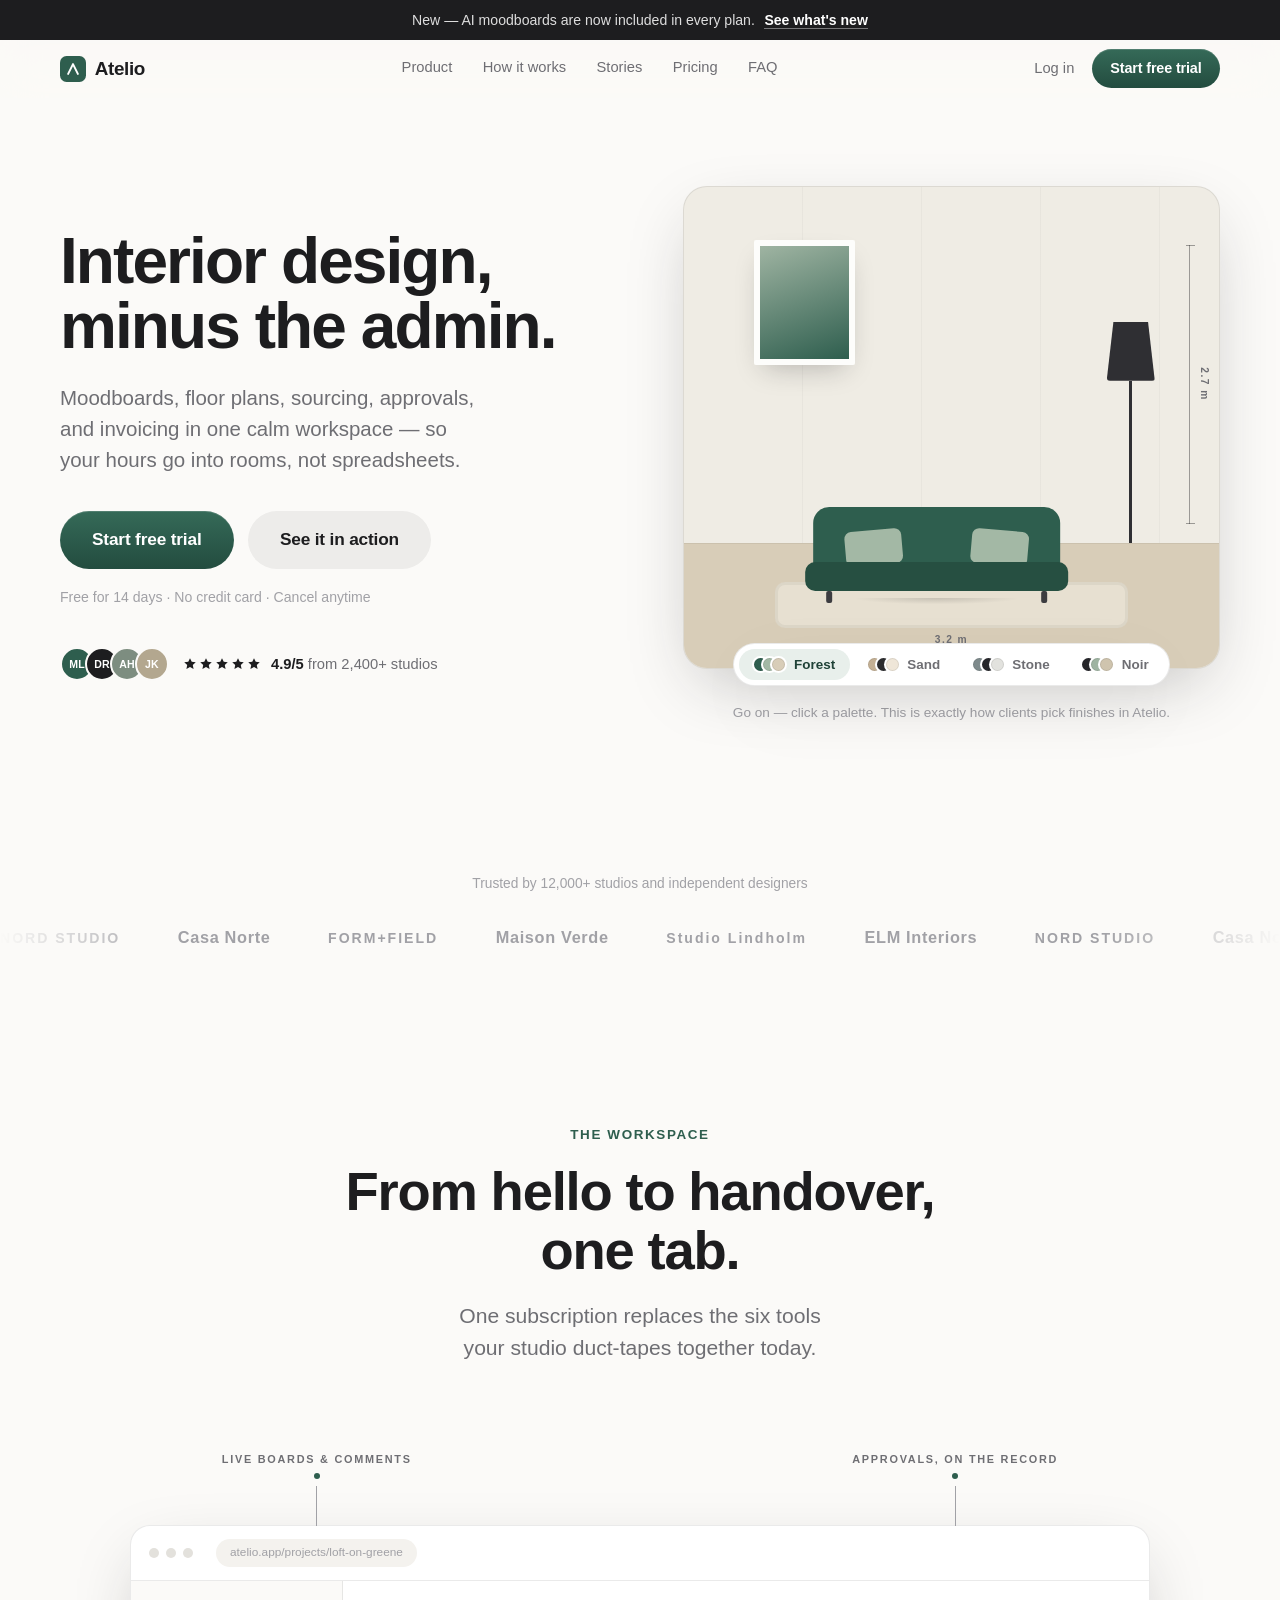
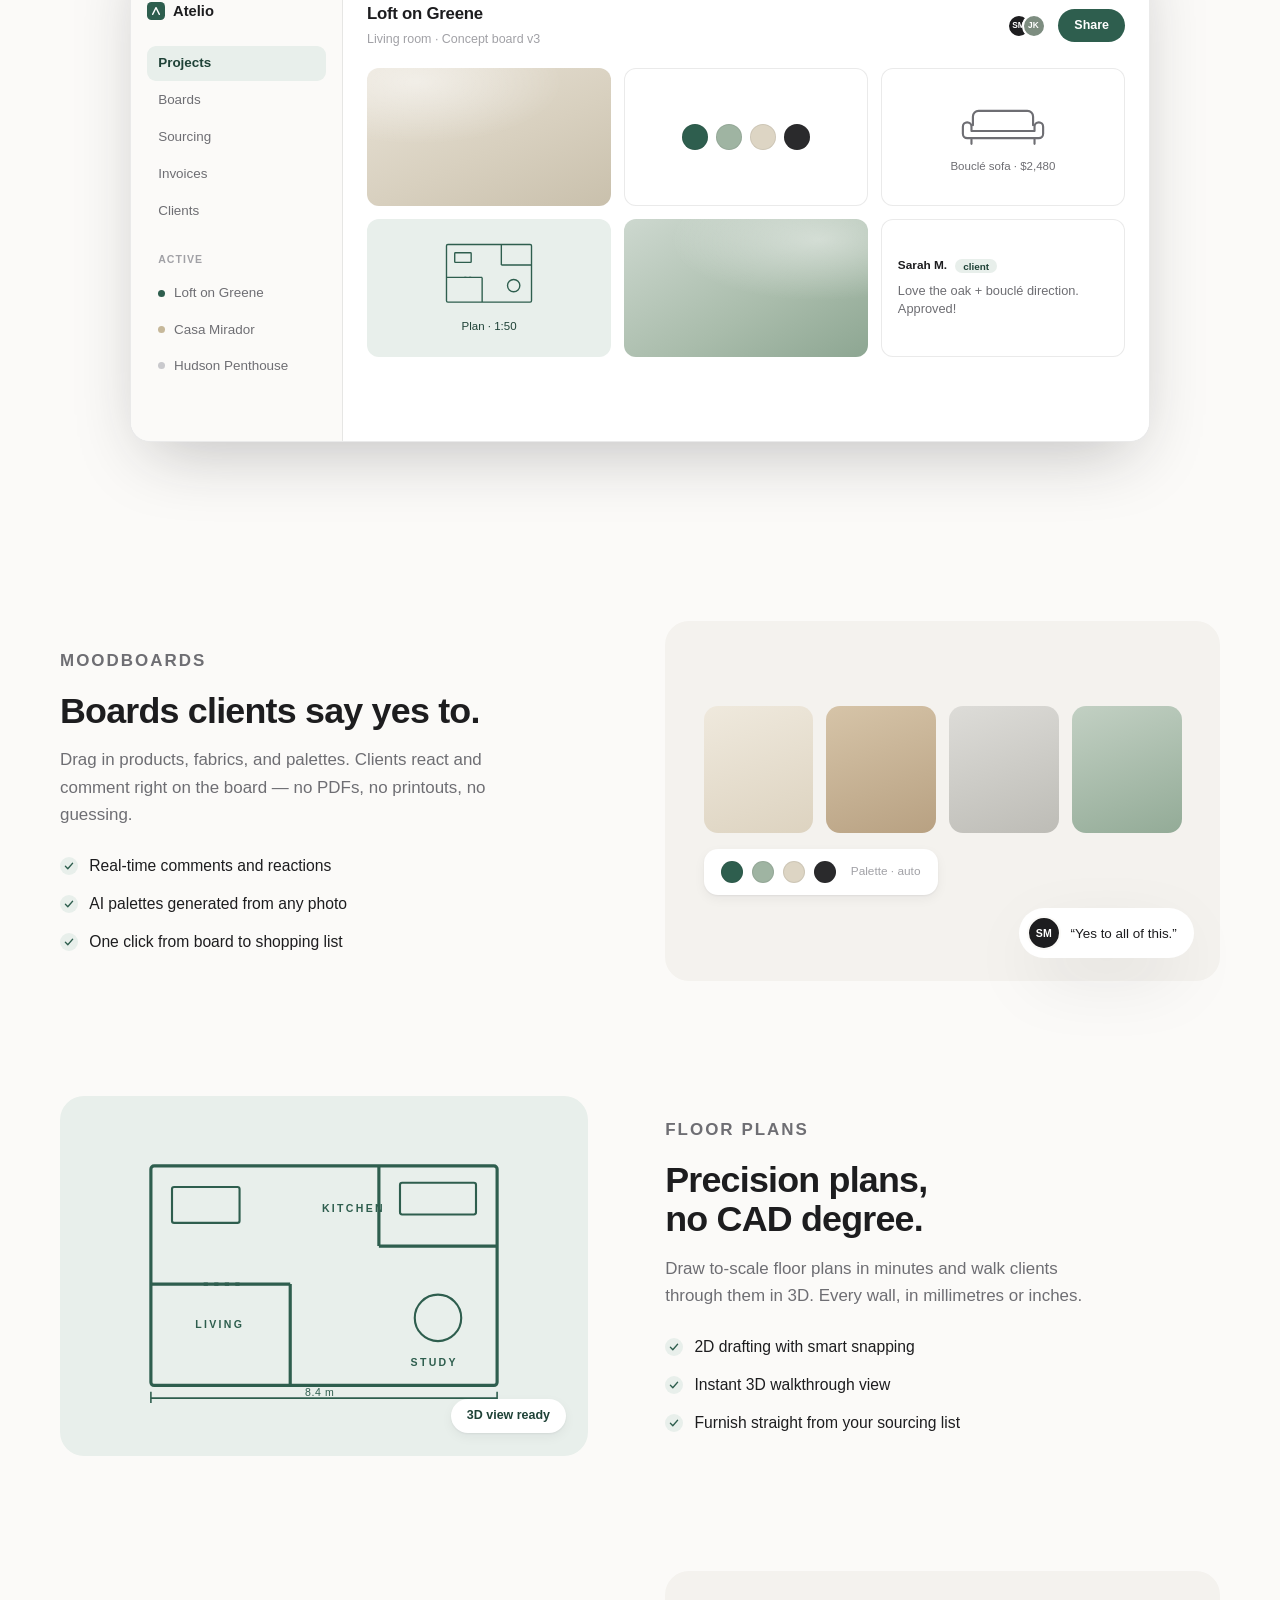
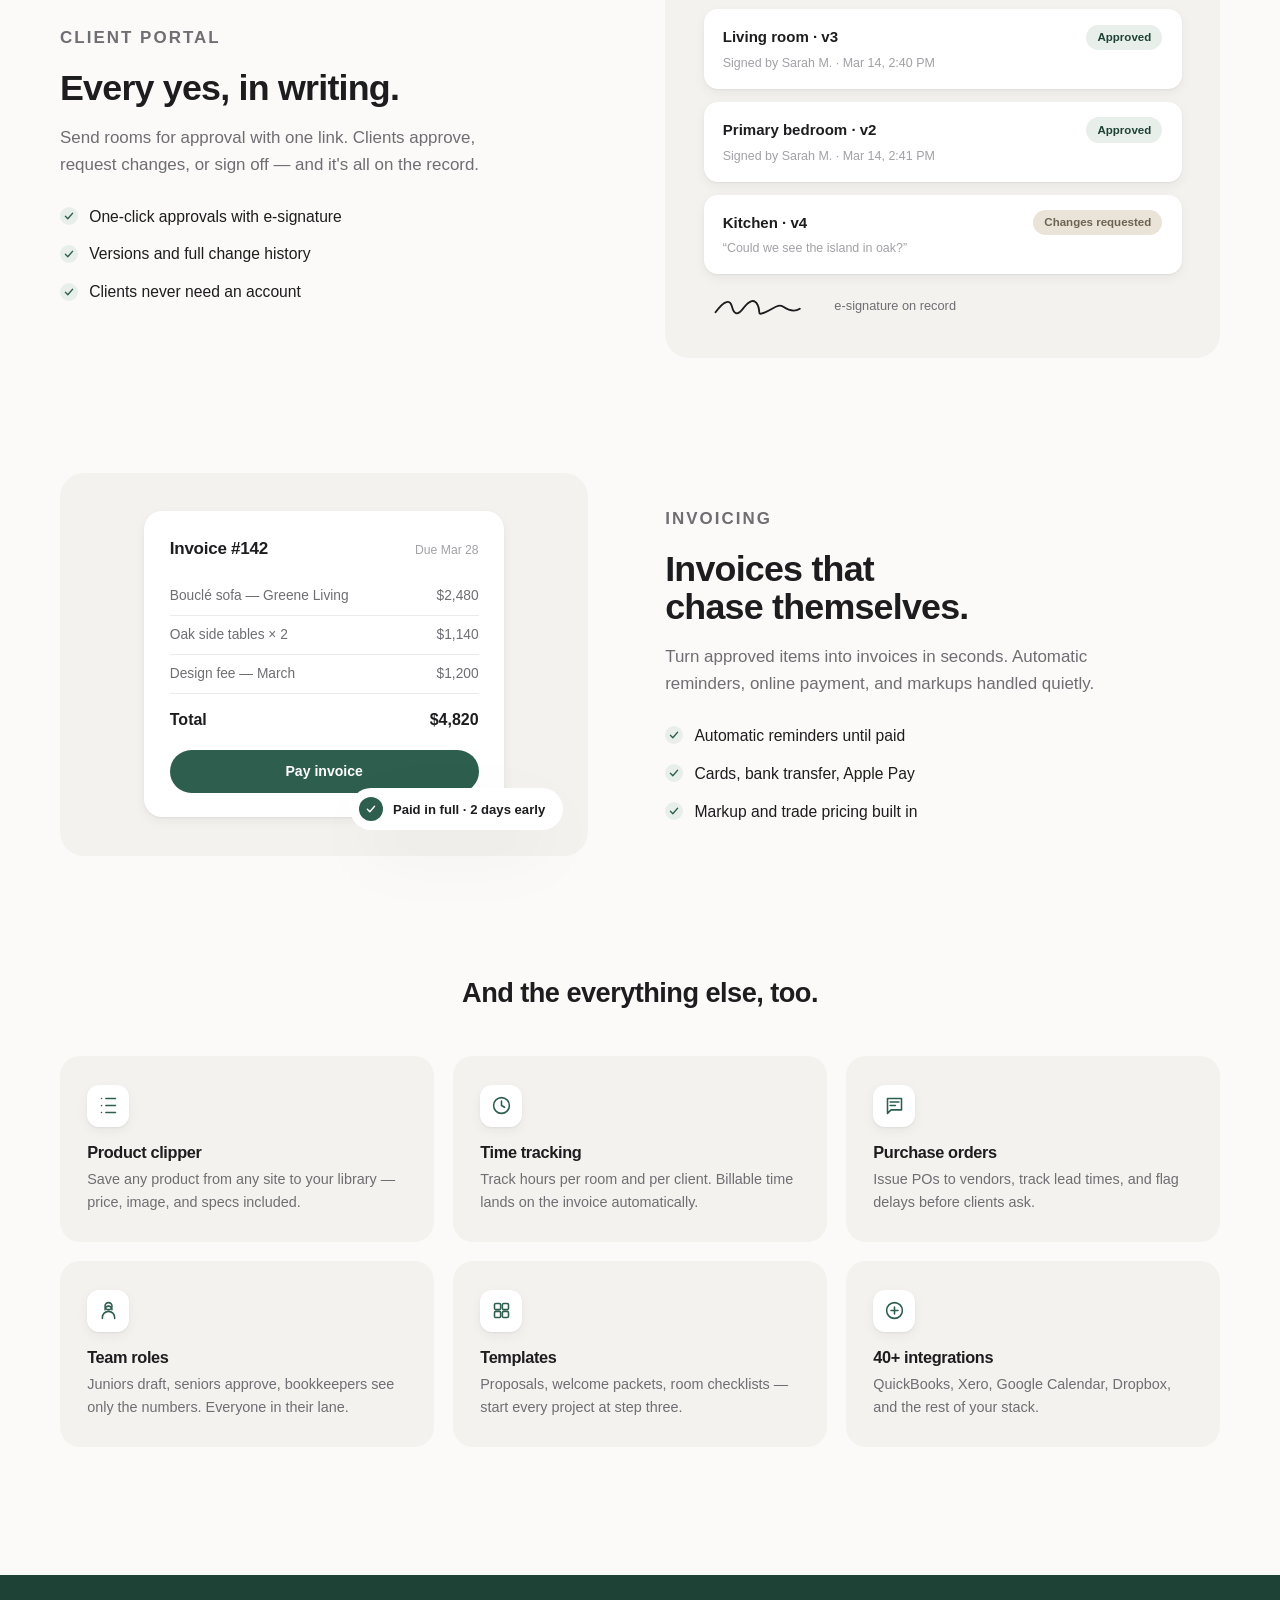
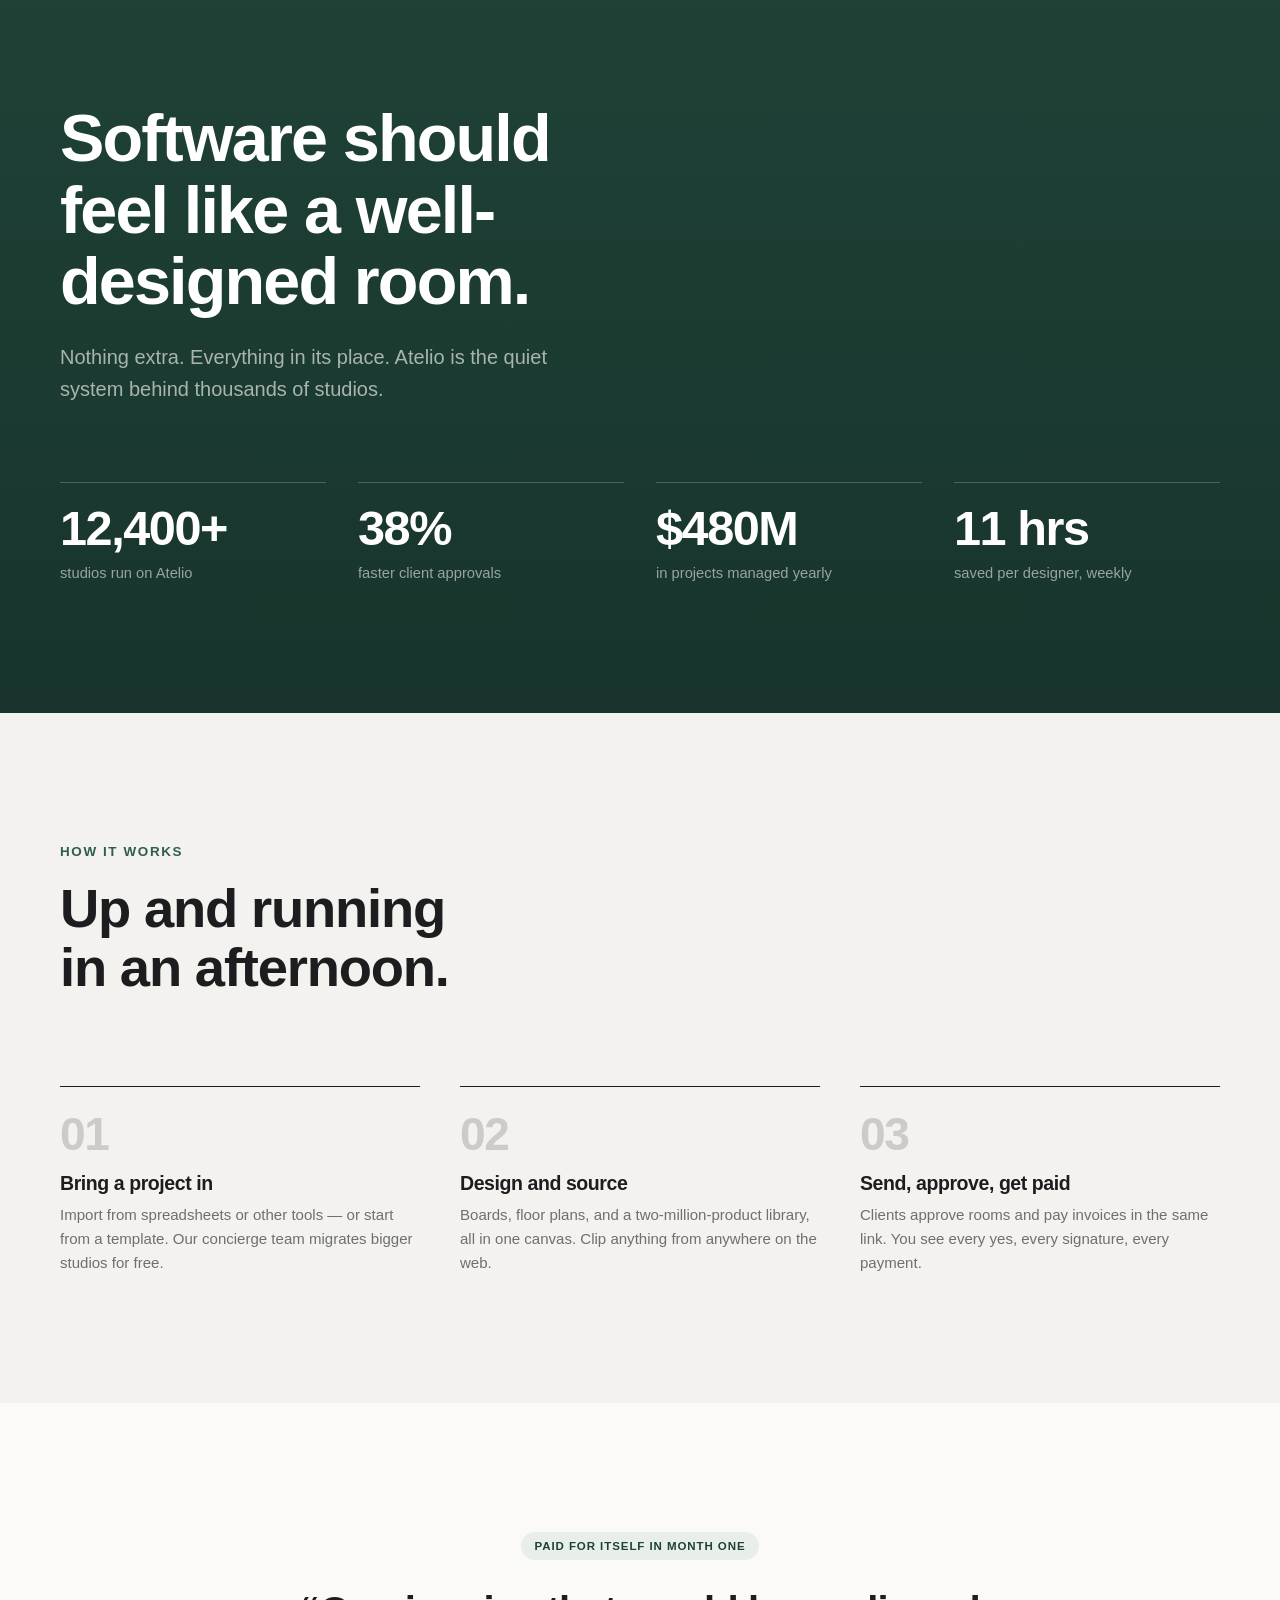
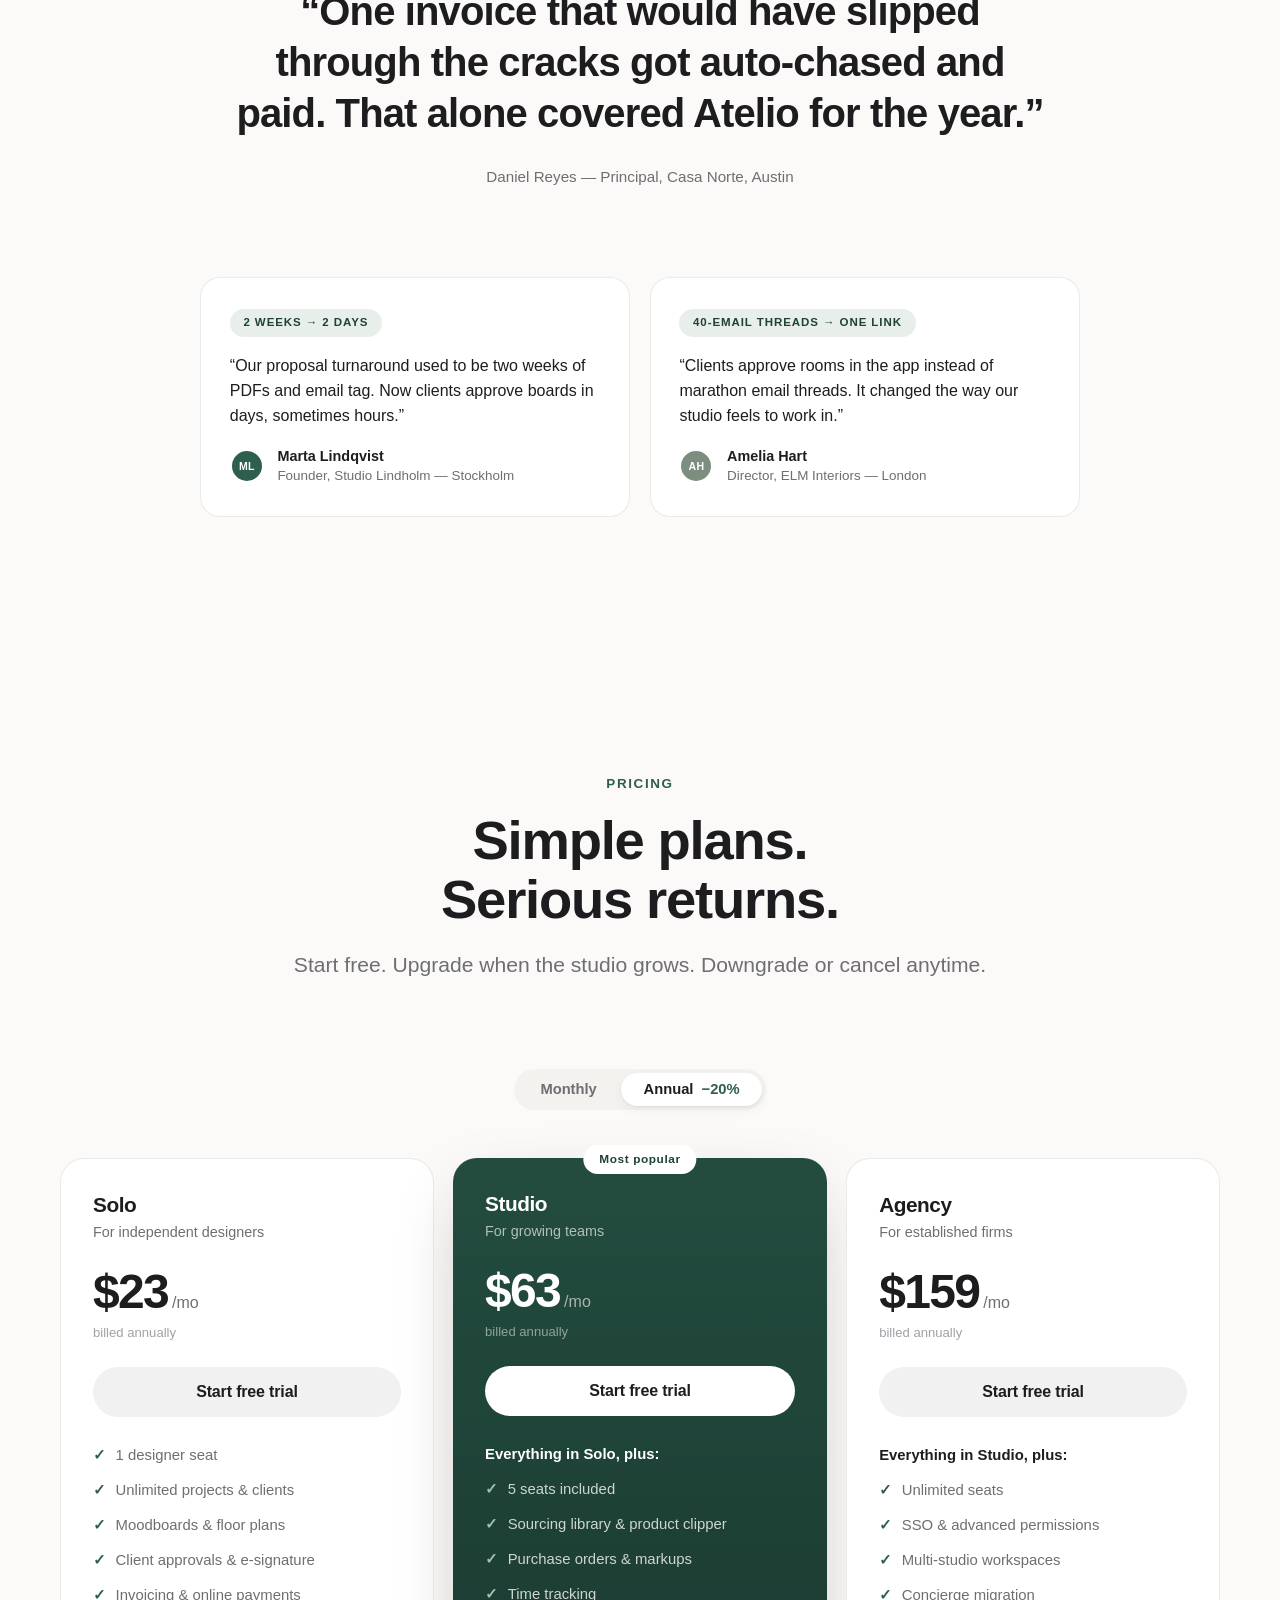
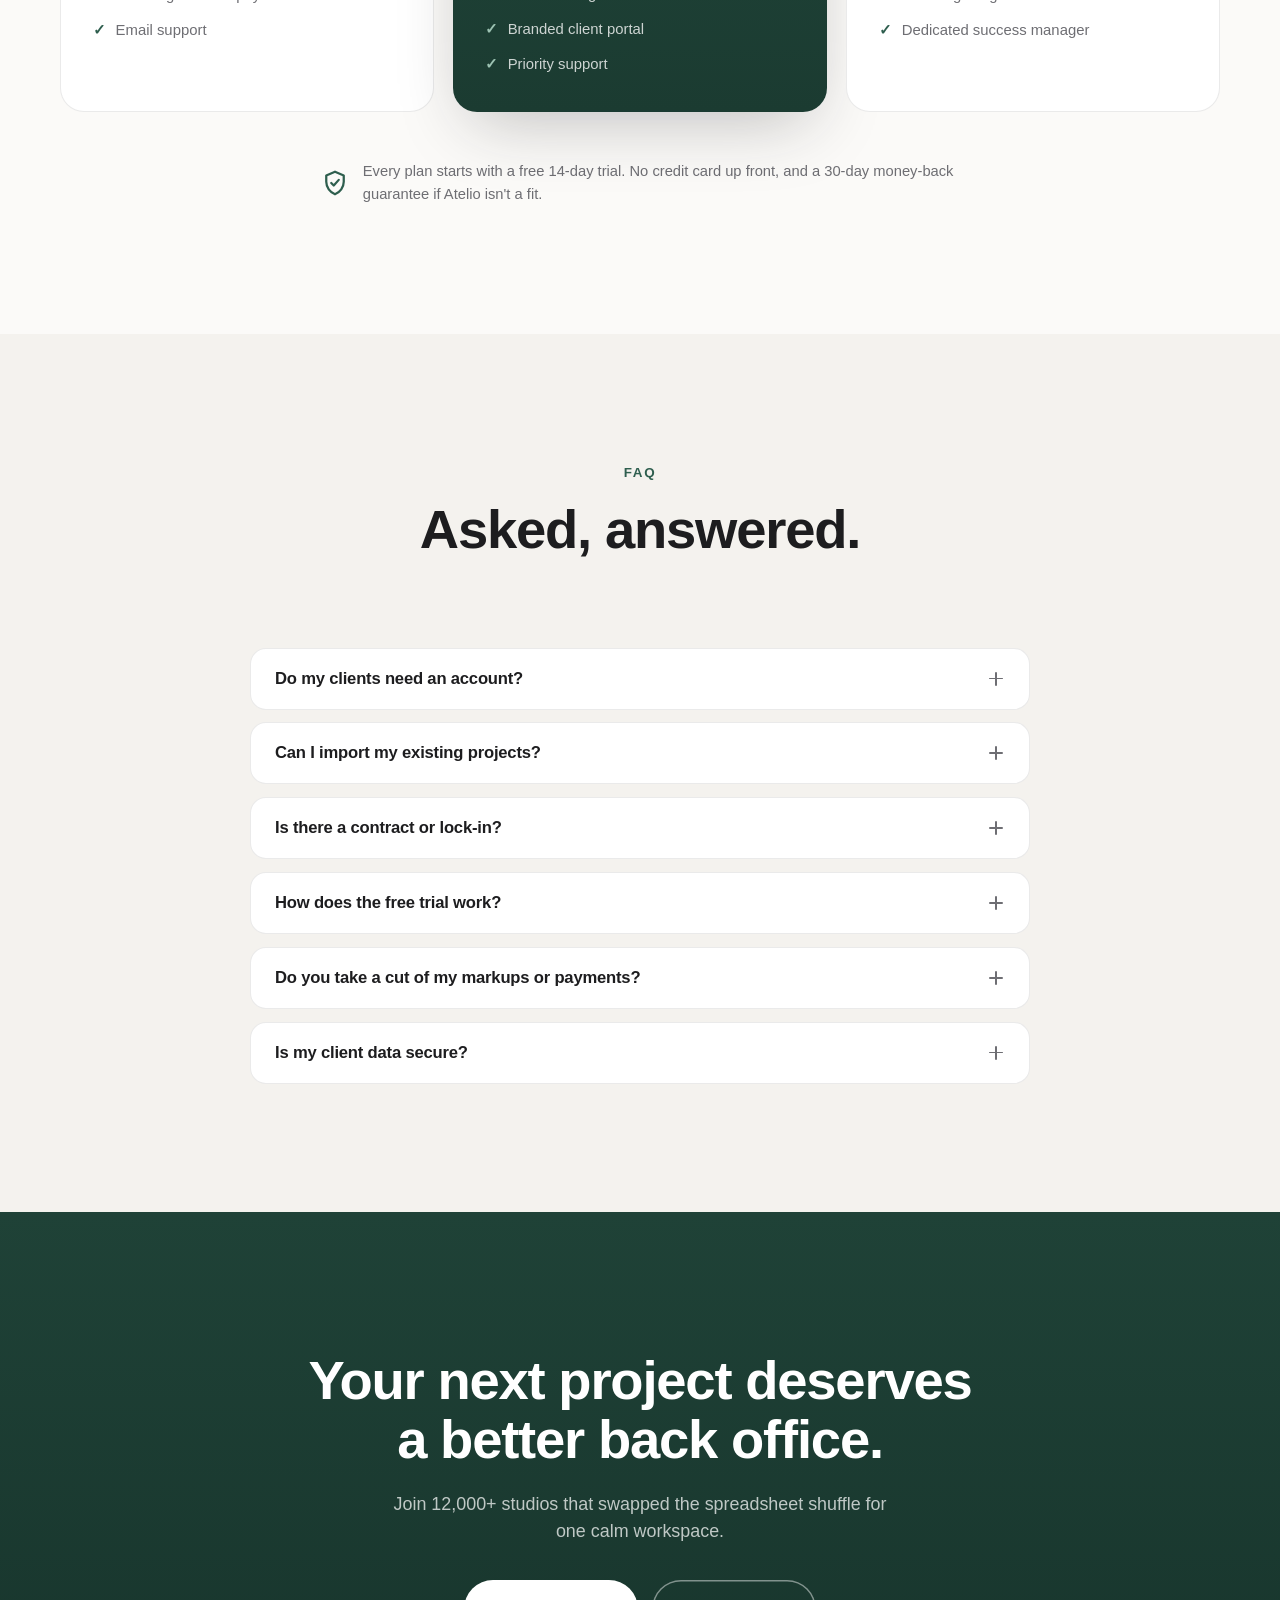
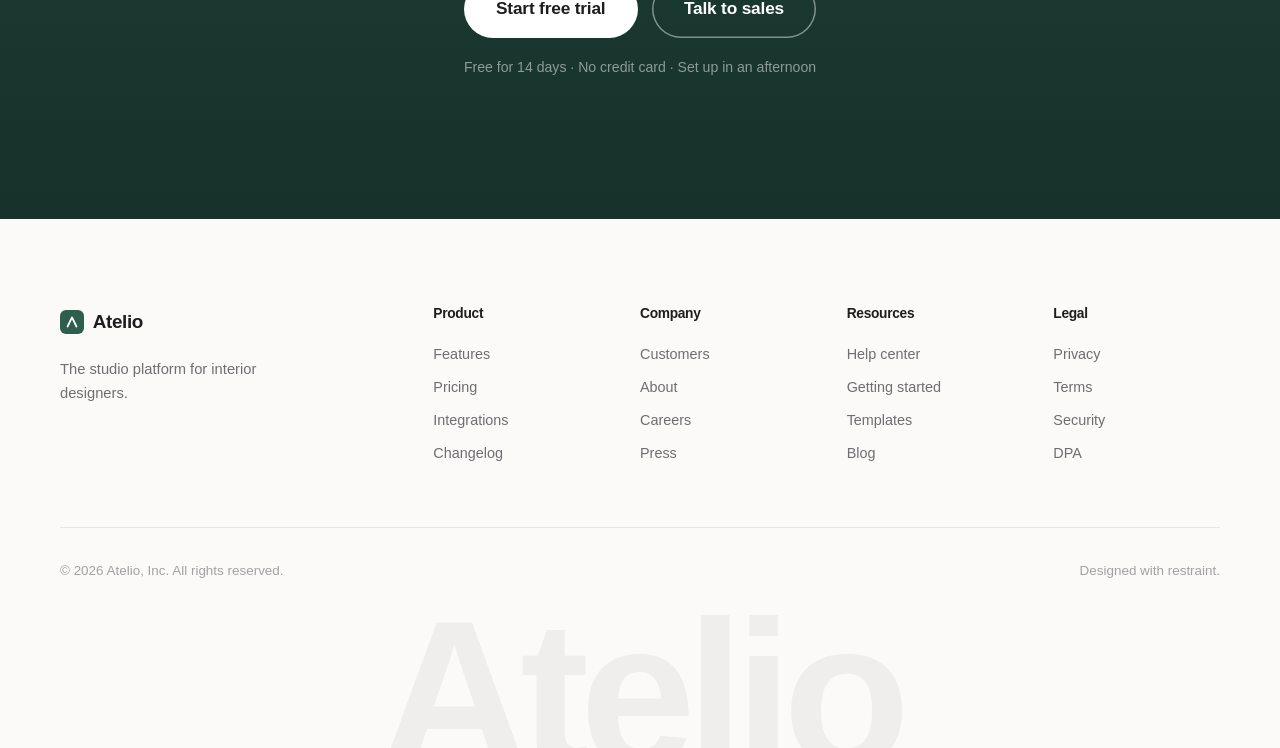
<file: index.html>
<!DOCTYPE html>
<html lang="en">
<head>
  <meta charset="UTF-8" />
  <meta name="viewport" content="width=device-width, initial-scale=1.0" />
  <title>Atelio — The studio platform for interior designers</title>
  <meta name="description" content="Atelio brings moodboards, floor plans, sourcing, client approvals, and invoicing into one calm workspace. Free 14-day trial, no credit card." />
  <meta property="og:title" content="Atelio — Interior design, minus the admin" />
  <meta property="og:description" content="Moodboards, floor plans, approvals, and invoicing in one workspace. Trusted by 12,000+ design studios." />
  <meta property="og:type" content="website" />
  <link rel="icon" href="data:image/svg+xml,%3Csvg xmlns='http://www.w3.org/2000/svg' viewBox='0 0 32 32'%3E%3Crect width='32' height='32' rx='8' fill='%232E5E4E'/%3E%3Cpath d='M10 22l6-12 6 12' stroke='%23ffffff' stroke-width='2.4' stroke-linecap='round' stroke-linejoin='round' fill='none'/%3E%3C/svg%3E" />
  <link rel="stylesheet" href="styles.css" />
</head>
<body>
  <a class="skip-link" href="#main">Skip to content</a>

  <!-- Announcement -->
  <div class="banner" role="region" aria-label="Announcement">
    <p>New — AI moodboards are now included in every plan. <a href="#features">See what's new</a></p>
  </div>

  <!-- Navigation -->
  <header class="nav" id="nav">
    <div class="nav-inner">
      <a class="nav-logo" href="#top" aria-label="Atelio home">
        <svg width="26" height="26" viewBox="0 0 32 32" aria-hidden="true"><rect width="32" height="32" rx="8" fill="var(--accent)"/><path d="M10 22l6-12 6 12" stroke="#fff" stroke-width="2.4" stroke-linecap="round" stroke-linejoin="round" fill="none"/></svg>
        <span>Atelio</span>
      </a>
      <nav class="nav-links" aria-label="Primary">
        <a href="#features">Product</a>
        <a href="#how">How it works</a>
        <a href="#stories">Stories</a>
        <a href="#pricing">Pricing</a>
        <a href="#faq">FAQ</a>
      </nav>
      <div class="nav-cta">
        <a class="nav-login" href="#pricing">Log in</a>
        <a class="btn btn-primary btn-sm" href="#pricing">Start free trial</a>
      </div>
      <button class="nav-burger" id="burger" aria-label="Open menu" aria-expanded="false" aria-controls="mobileMenu">
        <span></span><span></span>
      </button>
    </div>
  </header>

  <!-- Mobile menu -->
  <div class="mobile-menu" id="mobileMenu" hidden>
    <nav aria-label="Mobile">
      <a href="#features">Product</a>
      <a href="#how">How it works</a>
      <a href="#stories">Stories</a>
      <a href="#pricing">Pricing</a>
      <a href="#faq">FAQ</a>
    </nav>
    <div class="mobile-menu-cta">
      <a class="btn btn-primary btn-block" href="#pricing">Start free trial</a>
      <a class="mobile-login" href="#pricing">Log in</a>
    </div>
  </div>

  <main id="main">
    <!-- Hero -->
    <section class="hero" id="top">
      <div class="container hero-grid">
        <div class="hero-copy">
          <h1 class="reveal">Interior design, minus the admin.</h1>
          <p class="hero-sub reveal" style="--d:80ms">Moodboards, floor plans, sourcing, approvals, and invoicing in one calm workspace — so your hours go into rooms, not spreadsheets.</p>
          <div class="hero-ctas reveal" style="--d:160ms">
            <a class="btn btn-primary btn-lg" href="#pricing">Start free trial</a>
            <a class="btn btn-ghost btn-lg" href="#features">See it in action</a>
          </div>
          <p class="hero-note reveal" style="--d:220ms">Free for 14 days · No credit card · Cancel anytime</p>
          <div class="hero-proof reveal" style="--d:280ms">
            <div class="avatars" aria-hidden="true">
              <span class="av av-1">ML</span>
              <span class="av av-2">DR</span>
              <span class="av av-3">AH</span>
              <span class="av av-4">JK</span>
            </div>
            <div class="proof-text">
              <span class="stars" aria-label="Rated 4.9 out of 5">
                <svg viewBox="0 0 20 20" aria-hidden="true"><path d="M10 1.7l2.5 5.2 5.7.7-4.2 3.9 1.1 5.6L10 14.3l-5.1 2.8 1.1-5.6L1.8 7.6l5.7-.7z"/></svg>
                <svg viewBox="0 0 20 20" aria-hidden="true"><path d="M10 1.7l2.5 5.2 5.7.7-4.2 3.9 1.1 5.6L10 14.3l-5.1 2.8 1.1-5.6L1.8 7.6l5.7-.7z"/></svg>
                <svg viewBox="0 0 20 20" aria-hidden="true"><path d="M10 1.7l2.5 5.2 5.7.7-4.2 3.9 1.1 5.6L10 14.3l-5.1 2.8 1.1-5.6L1.8 7.6l5.7-.7z"/></svg>
                <svg viewBox="0 0 20 20" aria-hidden="true"><path d="M10 1.7l2.5 5.2 5.7.7-4.2 3.9 1.1 5.6L10 14.3l-5.1 2.8 1.1-5.6L1.8 7.6l5.7-.7z"/></svg>
                <svg viewBox="0 0 20 20" aria-hidden="true"><path d="M10 1.7l2.5 5.2 5.7.7-4.2 3.9 1.1 5.6L10 14.3l-5.1 2.8 1.1-5.6L1.8 7.6l5.7-.7z"/></svg>
              </span>
              <span><strong>4.9/5</strong> from 2,400+ studios</span>
            </div>
          </div>
        </div>

        <!-- Interactive room -->
        <div class="hero-stage reveal" style="--d:200ms">
          <div class="room" id="room" data-palette="forest" role="img" aria-label="Illustrated living room that recolors with the selected palette">
            <div class="art" aria-hidden="true"></div>
            <div class="lamp" aria-hidden="true"></div>
            <div class="floor" aria-hidden="true"></div>
            <div class="rug" aria-hidden="true"></div>
            <div class="sofa" aria-hidden="true">
              <i class="sofa-back"></i>
              <i class="cush cush-1"></i>
              <i class="cush cush-2"></i>
              <i class="sofa-seat"></i>
              <i class="leg leg-1"></i>
              <i class="leg leg-2"></i>
            </div>
            <div class="dim dim-w" aria-hidden="true"><span>3.2 m</span></div>
            <div class="dim dim-h" aria-hidden="true"><span>2.7 m</span></div>
          </div>
          <div class="pal-dock" role="group" aria-label="Choose a palette">
            <button type="button" class="pal-btn active" data-palette="forest" aria-pressed="true">
              <span class="pal-chips" aria-hidden="true"><i style="background:#2e5e4e"></i><i style="background:#a3b8a5"></i><i style="background:#d8cdb8"></i></span>Forest
            </button>
            <button type="button" class="pal-btn" data-palette="sand" aria-pressed="false">
              <span class="pal-chips" aria-hidden="true"><i style="background:#c4b094"></i><i style="background:#2c2c2e"></i><i style="background:#efe6d8"></i></span>Sand
            </button>
            <button type="button" class="pal-btn" data-palette="stone" aria-pressed="false">
              <span class="pal-chips" aria-hidden="true"><i style="background:#7e8a8c"></i><i style="background:#26262a"></i><i style="background:#e2e2de"></i></span>Stone
            </button>
            <button type="button" class="pal-btn" data-palette="noir" aria-pressed="false">
              <span class="pal-chips" aria-hidden="true"><i style="background:#26262a"></i><i style="background:#9fb4a2"></i><i style="background:#cfc4ae"></i></span>Noir
            </button>
          </div>
          <p class="stage-cap">Go on — click a palette. This is exactly how clients pick finishes in Atelio.</p>
        </div>
      </div>
    </section>

    <!-- Logos marquee -->
    <section class="logos">
      <div class="container">
        <p class="logos-label reveal">Trusted by 12,000+ studios and independent designers</p>
      </div>
      <div class="marquee reveal" style="--d:100ms">
        <div class="marquee-track">
          <div class="marquee-group">
            <span class="logo-name">NORD&nbsp;STUDIO</span>
            <span class="logo-name">Casa&nbsp;Norte</span>
            <span class="logo-name">FORM+FIELD</span>
            <span class="logo-name">Maison&nbsp;Verde</span>
            <span class="logo-name">Studio&nbsp;Lindholm</span>
            <span class="logo-name">ELM&nbsp;Interiors</span>
          </div>
          <div class="marquee-group" aria-hidden="true">
            <span class="logo-name">NORD&nbsp;STUDIO</span>
            <span class="logo-name">Casa&nbsp;Norte</span>
            <span class="logo-name">FORM+FIELD</span>
            <span class="logo-name">Maison&nbsp;Verde</span>
            <span class="logo-name">Studio&nbsp;Lindholm</span>
            <span class="logo-name">ELM&nbsp;Interiors</span>
          </div>
        </div>
      </div>
    </section>

    <!-- Workspace -->
    <section class="workspace">
      <div class="container">
        <div class="section-head reveal">
          <p class="eyebrow">The workspace</p>
          <h2>From hello to handover,<br />one tab.</h2>
          <p class="lead">One subscription replaces the six tools your studio duct-tapes together today.</p>
        </div>
        <div class="workspace-frame reveal" style="--d:120ms">
          <div class="anno anno-1" aria-hidden="true"><span>Live boards &amp; comments</span><i></i></div>
          <div class="anno anno-2" aria-hidden="true"><span>Approvals, on the record</span><i></i></div>
          <div class="window" role="img" aria-label="Screenshot of the Atelio app showing a moodboard for a living room project">
            <div class="window-bar">
              <span class="dot"></span><span class="dot"></span><span class="dot"></span>
              <span class="addr">atelio.app/projects/loft-on-greene</span>
            </div>
            <div class="app">
              <aside class="app-side">
                <div class="side-brand">
                  <svg width="18" height="18" viewBox="0 0 32 32" aria-hidden="true"><rect width="32" height="32" rx="8" fill="var(--accent)"/><path d="M10 22l6-12 6 12" stroke="#fff" stroke-width="2.4" stroke-linecap="round" stroke-linejoin="round" fill="none"/></svg>
                  <span>Atelio</span>
                </div>
                <div class="side-nav">
                  <span class="side-item active">Projects</span>
                  <span class="side-item">Boards</span>
                  <span class="side-item">Sourcing</span>
                  <span class="side-item">Invoices</span>
                  <span class="side-item">Clients</span>
                </div>
                <div class="side-projects">
                  <span class="side-label">Active</span>
                  <span class="proj"><i class="st st-green"></i>Loft on Greene</span>
                  <span class="proj"><i class="st st-sand"></i>Casa Mirador</span>
                  <span class="proj"><i class="st st-gray"></i>Hudson Penthouse</span>
                </div>
              </aside>
              <div class="app-main">
                <div class="main-bar">
                  <div>
                    <span class="main-title">Loft on Greene</span>
                    <span class="main-sub">Living room · Concept board v3</span>
                  </div>
                  <div class="main-actions">
                    <div class="avatars avatars-sm" aria-hidden="true">
                      <span class="av av-2">SM</span>
                      <span class="av av-3">JK</span>
                    </div>
                    <span class="share-btn">Share</span>
                  </div>
                </div>
                <div class="board">
                  <div class="tile t-img1"></div>
                  <div class="tile t-swatch">
                    <span class="chip c-1"></span>
                    <span class="chip c-2"></span>
                    <span class="chip c-3"></span>
                    <span class="chip c-4"></span>
                  </div>
                  <div class="tile t-sofa">
                    <svg viewBox="0 0 120 70" fill="none" stroke="currentColor" stroke-width="3" stroke-linecap="round" stroke-linejoin="round" aria-hidden="true">
                      <path d="M18 38V26a8 8 0 018-8h68a8 8 0 018 8v12"/>
                      <path d="M10 38a6 6 0 016 6v6h88v-6a6 6 0 0112 0v10a6 6 0 01-6 6H10a6 6 0 01-6-6V44a6 6 0 016-6z" transform="translate(0 -4)"/>
                      <path d="M16 58v6M104 58v6"/>
                    </svg>
                    <span class="tile-cap">Bouclé sofa · $2,480</span>
                  </div>
                  <div class="tile t-plan">
                    <svg viewBox="0 0 140 100" fill="none" stroke="currentColor" stroke-width="2" aria-hidden="true">
                      <rect x="8" y="8" width="124" height="84" rx="2"/>
                      <path d="M8 56h52M60 56v36M88 8v30M88 38h44"/>
                      <path d="M34 56h14" stroke-dasharray="3 4"/>
                      <circle cx="106" cy="68" r="9"/>
                      <rect x="20" y="20" width="24" height="14" rx="1"/>
                    </svg>
                    <span class="tile-cap">Plan · 1:50</span>
                  </div>
                  <div class="tile t-img2"></div>
                  <div class="tile t-note">
                    <span class="note-name">Sarah M. <em>client</em></span>
                    <span class="note-text">Love the oak + bouclé direction. Approved!</span>
                  </div>
                </div>
              </div>
            </div>
          </div>
        </div>
      </div>
    </section>

    <!-- Features -->
    <section class="features" id="features">
      <div class="container">
        <!-- Showcase: Moodboards -->
        <div class="show-row reveal">
          <div class="show-text">
            <p class="eyebrow">Moodboards</p>
            <h3>Boards clients say yes to.</h3>
            <p>Drag in products, fabrics, and palettes. Clients react and comment right on the board — no PDFs, no printouts, no guessing.</p>
            <ul class="show-bullets">
              <li><svg viewBox="0 0 20 20" aria-hidden="true"><path d="M4 10.5l4 4 8-9" fill="none" stroke="currentColor" stroke-width="2.2" stroke-linecap="round" stroke-linejoin="round"/></svg>Real-time comments and reactions</li>
              <li><svg viewBox="0 0 20 20" aria-hidden="true"><path d="M4 10.5l4 4 8-9" fill="none" stroke="currentColor" stroke-width="2.2" stroke-linecap="round" stroke-linejoin="round"/></svg>AI palettes generated from any photo</li>
              <li><svg viewBox="0 0 20 20" aria-hidden="true"><path d="M4 10.5l4 4 8-9" fill="none" stroke="currentColor" stroke-width="2.2" stroke-linecap="round" stroke-linejoin="round"/></svg>One click from board to shopping list</li>
            </ul>
          </div>
          <div class="show-visual">
            <div class="panel panel-board" role="img" aria-label="A moodboard with material tiles and a colour palette">
              <div class="pb-grid">
                <div class="pb-tile pb-linen"></div>
                <div class="pb-tile pb-oak"></div>
                <div class="pb-tile pb-stone"></div>
                <div class="pb-tile pb-sage"></div>
              </div>
              <div class="pb-palette">
                <span class="chip c-1"></span><span class="chip c-2"></span><span class="chip c-3"></span><span class="chip c-4"></span>
                <span class="pb-palette-label">Palette · auto</span>
              </div>
              <div class="pb-comment">
                <span class="av av-2">SM</span>
                <span>“Yes to all of this.”</span>
              </div>
            </div>
          </div>
        </div>

        <!-- Showcase: Floor plans -->
        <div class="show-row rev reveal">
          <div class="show-text">
            <p class="eyebrow">Floor plans</p>
            <h3>Precision plans,<br />no CAD degree.</h3>
            <p>Draw to-scale floor plans in minutes and walk clients through them in 3D. Every wall, in millimetres or inches.</p>
            <ul class="show-bullets">
              <li><svg viewBox="0 0 20 20" aria-hidden="true"><path d="M4 10.5l4 4 8-9" fill="none" stroke="currentColor" stroke-width="2.2" stroke-linecap="round" stroke-linejoin="round"/></svg>2D drafting with smart snapping</li>
              <li><svg viewBox="0 0 20 20" aria-hidden="true"><path d="M4 10.5l4 4 8-9" fill="none" stroke="currentColor" stroke-width="2.2" stroke-linecap="round" stroke-linejoin="round"/></svg>Instant 3D walkthrough view</li>
              <li><svg viewBox="0 0 20 20" aria-hidden="true"><path d="M4 10.5l4 4 8-9" fill="none" stroke="currentColor" stroke-width="2.2" stroke-linecap="round" stroke-linejoin="round"/></svg>Furnish straight from your sourcing list</li>
            </ul>
          </div>
          <div class="show-visual">
            <div class="panel panel-plan" role="img" aria-label="A floor plan drawing with room labels and dimensions">
              <svg viewBox="0 0 360 240" fill="none" aria-hidden="true">
                <rect x="16" y="16" width="328" height="208" rx="3" stroke="currentColor" stroke-width="3"/>
                <path d="M16 128h132M148 128v96M232 16v76M232 92h112" stroke="currentColor" stroke-width="3"/>
                <path d="M66 128h36" stroke="currentColor" stroke-width="3" stroke-dasharray="4 6"/>
                <rect x="36" y="36" width="64" height="34" rx="2" stroke="currentColor" stroke-width="2"/>
                <circle cx="288" cy="160" r="22" stroke="currentColor" stroke-width="2"/>
                <rect x="252" y="32" width="72" height="30" rx="2" stroke="currentColor" stroke-width="2"/>
                <text x="58" y="170" class="plan-label">LIVING</text>
                <text x="178" y="60" class="plan-label">KITCHEN</text>
                <text x="262" y="206" class="plan-label">STUDY</text>
                <path d="M16 236h328" stroke="currentColor" stroke-width="1.5"/>
                <path d="M16 230v12M344 230v12" stroke="currentColor" stroke-width="1.5"/>
                <text x="162" y="234" class="plan-dim">8.4 m</text>
              </svg>
              <span class="panel-badge">3D view ready</span>
            </div>
          </div>
        </div>

        <!-- Showcase: Approvals -->
        <div class="show-row reveal">
          <div class="show-text">
            <p class="eyebrow">Client portal</p>
            <h3>Every yes, in writing.</h3>
            <p>Send rooms for approval with one link. Clients approve, request changes, or sign off — and it's all on the record.</p>
            <ul class="show-bullets">
              <li><svg viewBox="0 0 20 20" aria-hidden="true"><path d="M4 10.5l4 4 8-9" fill="none" stroke="currentColor" stroke-width="2.2" stroke-linecap="round" stroke-linejoin="round"/></svg>One-click approvals with e-signature</li>
              <li><svg viewBox="0 0 20 20" aria-hidden="true"><path d="M4 10.5l4 4 8-9" fill="none" stroke="currentColor" stroke-width="2.2" stroke-linecap="round" stroke-linejoin="round"/></svg>Versions and full change history</li>
              <li><svg viewBox="0 0 20 20" aria-hidden="true"><path d="M4 10.5l4 4 8-9" fill="none" stroke="currentColor" stroke-width="2.2" stroke-linecap="round" stroke-linejoin="round"/></svg>Clients never need an account</li>
            </ul>
          </div>
          <div class="show-visual">
            <div class="panel panel-approve" role="img" aria-label="Approval cards showing rooms approved by a client">
              <div class="ap-card">
                <div class="ap-row">
                  <span class="ap-title">Living room · v3</span>
                  <span class="ap-status ok">Approved</span>
                </div>
                <span class="ap-meta">Signed by Sarah M. · Mar 14, 2:40 PM</span>
              </div>
              <div class="ap-card">
                <div class="ap-row">
                  <span class="ap-title">Primary bedroom · v2</span>
                  <span class="ap-status ok">Approved</span>
                </div>
                <span class="ap-meta">Signed by Sarah M. · Mar 14, 2:41 PM</span>
              </div>
              <div class="ap-card">
                <div class="ap-row">
                  <span class="ap-title">Kitchen · v4</span>
                  <span class="ap-status wait">Changes requested</span>
                </div>
                <span class="ap-meta">“Could we see the island in oak?”</span>
              </div>
              <div class="ap-sign">
                <svg viewBox="0 0 120 28" fill="none" stroke="currentColor" stroke-width="2" stroke-linecap="round" aria-hidden="true"><path d="M6 20c10-14 16-14 18-6s6 10 12 2 12-12 16-4-2 12 8 8 14-10 20-6 12 6 18 2"/></svg>
                <span>e-signature on record</span>
              </div>
            </div>
          </div>
        </div>

        <!-- Showcase: Invoicing -->
        <div class="show-row rev reveal">
          <div class="show-text">
            <p class="eyebrow">Invoicing</p>
            <h3>Invoices that<br />chase themselves.</h3>
            <p>Turn approved items into invoices in seconds. Automatic reminders, online payment, and markups handled quietly.</p>
            <ul class="show-bullets">
              <li><svg viewBox="0 0 20 20" aria-hidden="true"><path d="M4 10.5l4 4 8-9" fill="none" stroke="currentColor" stroke-width="2.2" stroke-linecap="round" stroke-linejoin="round"/></svg>Automatic reminders until paid</li>
              <li><svg viewBox="0 0 20 20" aria-hidden="true"><path d="M4 10.5l4 4 8-9" fill="none" stroke="currentColor" stroke-width="2.2" stroke-linecap="round" stroke-linejoin="round"/></svg>Cards, bank transfer, Apple&nbsp;Pay</li>
              <li><svg viewBox="0 0 20 20" aria-hidden="true"><path d="M4 10.5l4 4 8-9" fill="none" stroke="currentColor" stroke-width="2.2" stroke-linecap="round" stroke-linejoin="round"/></svg>Markup and trade pricing built in</li>
            </ul>
          </div>
          <div class="show-visual">
            <div class="panel panel-invoice" role="img" aria-label="An invoice with line items and a paid confirmation">
              <div class="inv">
                <div class="inv-head">
                  <span class="inv-no">Invoice #142</span>
                  <span class="inv-due">Due Mar 28</span>
                </div>
                <div class="inv-line"><span>Bouclé sofa — Greene Living</span><span>$2,480</span></div>
                <div class="inv-line"><span>Oak side tables × 2</span><span>$1,140</span></div>
                <div class="inv-line"><span>Design fee — March</span><span>$1,200</span></div>
                <div class="inv-total"><span>Total</span><span>$4,820</span></div>
                <span class="inv-pay">Pay invoice</span>
              </div>
              <div class="inv-toast">
                <span class="float-ic"><svg viewBox="0 0 20 20" fill="none" stroke="currentColor" stroke-width="2.4" stroke-linecap="round" stroke-linejoin="round"><path d="M4 10.5l4 4 8-9"/></svg></span>
                <span>Paid in full · 2 days early</span>
              </div>
            </div>
          </div>
        </div>

        <!-- Everything else grid -->
        <div class="more">
          <p class="more-title reveal">And the everything else, too.</p>
          <div class="more-grid">
            <div class="more-card reveal">
              <span class="more-icon"><svg viewBox="0 0 24 24" fill="none" stroke="currentColor" stroke-width="1.8" stroke-linecap="round" stroke-linejoin="round"><path d="M9 4h11M9 12h11M9 20h11M4 4h.01M4 12h.01M4 20h.01"/></svg></span>
              <h4>Product clipper</h4>
              <p>Save any product from any site to your library — price, image, and specs included.</p>
            </div>
            <div class="more-card reveal" style="--d:60ms">
              <span class="more-icon"><svg viewBox="0 0 24 24" fill="none" stroke="currentColor" stroke-width="1.8" stroke-linecap="round" stroke-linejoin="round"><circle cx="12" cy="12" r="9"/><path d="M12 7v5l3.5 2"/></svg></span>
              <h4>Time tracking</h4>
              <p>Track hours per room and per client. Billable time lands on the invoice automatically.</p>
            </div>
            <div class="more-card reveal" style="--d:120ms">
              <span class="more-icon"><svg viewBox="0 0 24 24" fill="none" stroke="currentColor" stroke-width="1.8" stroke-linecap="round" stroke-linejoin="round"><path d="M7 8h10M7 12h6M4 4h16v13H8l-4 4z"/></svg></span>
              <h4>Purchase orders</h4>
              <p>Issue POs to vendors, track lead times, and flag delays before clients ask.</p>
            </div>
            <div class="more-card reveal" style="--d:180ms">
              <span class="more-icon"><svg viewBox="0 0 24 24" fill="none" stroke="currentColor" stroke-width="1.8" stroke-linecap="round" stroke-linejoin="round"><path d="M16 11a4 4 0 10-8 0M5 21v-1a7 7 0 0114 0v1"/><circle cx="12" cy="7" r="4"/></svg></span>
              <h4>Team roles</h4>
              <p>Juniors draft, seniors approve, bookkeepers see only the numbers. Everyone in their lane.</p>
            </div>
            <div class="more-card reveal" style="--d:240ms">
              <span class="more-icon"><svg viewBox="0 0 24 24" fill="none" stroke="currentColor" stroke-width="1.8" stroke-linecap="round" stroke-linejoin="round"><rect x="4" y="4" width="7" height="7" rx="1.5"/><rect x="13" y="4" width="7" height="7" rx="1.5"/><rect x="4" y="13" width="7" height="7" rx="1.5"/><rect x="13" y="13" width="7" height="7" rx="1.5"/></svg></span>
              <h4>Templates</h4>
              <p>Proposals, welcome packets, room checklists — start every project at step three.</p>
            </div>
            <div class="more-card reveal" style="--d:300ms">
              <span class="more-icon"><svg viewBox="0 0 24 24" fill="none" stroke="currentColor" stroke-width="1.8" stroke-linecap="round" stroke-linejoin="round"><path d="M8 12h8M12 8v8"/><circle cx="12" cy="12" r="9"/></svg></span>
              <h4>40+ integrations</h4>
              <p>QuickBooks, Xero, Google Calendar, Dropbox, and the rest of your stack.</p>
            </div>
          </div>
        </div>
      </div>
    </section>

    <!-- Statement + stats -->
    <section class="statement">
      <div class="container">
        <h2 class="reveal">Software should feel like a well-designed room.</h2>
        <p class="statement-sub reveal" style="--d:80ms">Nothing extra. Everything in its place. Atelio is the quiet system behind thousands of studios.</p>
        <div class="stats-grid">
          <div class="stat reveal">
            <span class="stat-num"><span class="count" data-target="12400" data-suffix="+">0</span></span>
            <span class="stat-label">studios run on Atelio</span>
          </div>
          <div class="stat reveal" style="--d:80ms">
            <span class="stat-num"><span class="count" data-target="38" data-suffix="%">0</span></span>
            <span class="stat-label">faster client approvals</span>
          </div>
          <div class="stat reveal" style="--d:160ms">
            <span class="stat-num"><span class="count" data-target="480" data-prefix="$" data-suffix="M">0</span></span>
            <span class="stat-label">in projects managed yearly</span>
          </div>
          <div class="stat reveal" style="--d:240ms">
            <span class="stat-num"><span class="count" data-target="11" data-suffix="&nbsp;hrs">0</span></span>
            <span class="stat-label">saved per designer, weekly</span>
          </div>
        </div>
      </div>
    </section>

    <!-- How it works -->
    <section class="how" id="how">
      <div class="container">
        <div class="section-head head-left reveal">
          <p class="eyebrow">How it works</p>
          <h2>Up and running<br />in an afternoon.</h2>
        </div>
        <div class="steps">
          <div class="step reveal">
            <span class="step-num">01</span>
            <h3>Bring a project in</h3>
            <p>Import from spreadsheets or other tools — or start from a template. Our concierge team migrates bigger studios for free.</p>
          </div>
          <div class="step reveal" style="--d:100ms">
            <span class="step-num">02</span>
            <h3>Design and source</h3>
            <p>Boards, floor plans, and a two-million-product library, all in one canvas. Clip anything from anywhere on the web.</p>
          </div>
          <div class="step reveal" style="--d:200ms">
            <span class="step-num">03</span>
            <h3>Send, approve, get paid</h3>
            <p>Clients approve rooms and pay invoices in the same link. You see every yes, every signature, every payment.</p>
          </div>
        </div>
      </div>
    </section>

    <!-- Testimonials -->
    <section class="quotes" id="stories">
      <div class="container">
        <figure class="quote-hero reveal">
          <span class="quote-metric">Paid for itself in month one</span>
          <blockquote>“One invoice that would have slipped through the cracks got auto-chased and paid. That alone covered Atelio for the year.”</blockquote>
          <figcaption>Daniel Reyes — Principal, Casa Norte, Austin</figcaption>
        </figure>
        <div class="quotes-grid">
          <figure class="quote-card reveal">
            <span class="quote-metric">2 weeks → 2 days</span>
            <blockquote>“Our proposal turnaround used to be two weeks of PDFs and email tag. Now clients approve boards in days, sometimes hours.”</blockquote>
            <figcaption>
              <span class="av av-1" aria-hidden="true">ML</span>
              <span><strong>Marta Lindqvist</strong><br />Founder, Studio Lindholm — Stockholm</span>
            </figcaption>
          </figure>
          <figure class="quote-card reveal" style="--d:100ms">
            <span class="quote-metric">40-email threads → one link</span>
            <blockquote>“Clients approve rooms in the app instead of marathon email threads. It changed the way our studio feels to work in.”</blockquote>
            <figcaption>
              <span class="av av-3" aria-hidden="true">AH</span>
              <span><strong>Amelia Hart</strong><br />Director, ELM Interiors — London</span>
            </figcaption>
          </figure>
        </div>
      </div>
    </section>

    <!-- Pricing -->
    <section class="pricing" id="pricing">
      <div class="container">
        <div class="section-head reveal">
          <p class="eyebrow">Pricing</p>
          <h2>Simple plans.<br />Serious returns.</h2>
          <p class="lead">Start free. Upgrade when the studio grows. Downgrade or cancel anytime.</p>
        </div>

        <div class="toggle reveal" role="group" aria-label="Billing period">
          <button class="toggle-btn" id="btnMonthly" aria-pressed="false">Monthly</button>
          <button class="toggle-btn active" id="btnAnnual" aria-pressed="true">Annual <span class="save">−20%</span></button>
        </div>

        <div class="plans">
          <div class="plan reveal">
            <h3 class="plan-name">Solo</h3>
            <p class="plan-for">For independent designers</p>
            <p class="plan-price"><span class="amount" data-m="29" data-a="23">$23</span><span class="per">/mo</span></p>
            <p class="plan-billed" data-m="billed monthly" data-a="billed annually">billed annually</p>
            <a class="btn btn-ghost btn-block" href="#pricing">Start free trial</a>
            <ul class="plan-list">
              <li>1 designer seat</li>
              <li>Unlimited projects &amp; clients</li>
              <li>Moodboards &amp; floor plans</li>
              <li>Client approvals &amp; e-signature</li>
              <li>Invoicing &amp; online payments</li>
              <li>Email support</li>
            </ul>
          </div>

          <div class="plan featured reveal" style="--d:100ms">
            <span class="badge-pop">Most popular</span>
            <h3 class="plan-name">Studio</h3>
            <p class="plan-for">For growing teams</p>
            <p class="plan-price"><span class="amount" data-m="79" data-a="63">$63</span><span class="per">/mo</span></p>
            <p class="plan-billed" data-m="billed monthly" data-a="billed annually">billed annually</p>
            <a class="btn btn-light btn-block" href="#pricing">Start free trial</a>
            <ul class="plan-list">
              <li><strong>Everything in Solo, plus:</strong></li>
              <li>5 seats included</li>
              <li>Sourcing library &amp; product clipper</li>
              <li>Purchase orders &amp; markups</li>
              <li>Time tracking</li>
              <li>Branded client portal</li>
              <li>Priority support</li>
            </ul>
          </div>

          <div class="plan reveal" style="--d:200ms">
            <h3 class="plan-name">Agency</h3>
            <p class="plan-for">For established firms</p>
            <p class="plan-price"><span class="amount" data-m="199" data-a="159">$159</span><span class="per">/mo</span></p>
            <p class="plan-billed" data-m="billed monthly" data-a="billed annually">billed annually</p>
            <a class="btn btn-ghost btn-block" href="#pricing">Start free trial</a>
            <ul class="plan-list">
              <li><strong>Everything in Studio, plus:</strong></li>
              <li>Unlimited seats</li>
              <li>SSO &amp; advanced permissions</li>
              <li>Multi-studio workspaces</li>
              <li>Concierge migration</li>
              <li>Dedicated success manager</li>
            </ul>
          </div>
        </div>

        <p class="guarantee reveal">
          <svg viewBox="0 0 24 24" fill="none" stroke="currentColor" stroke-width="1.8" stroke-linecap="round" stroke-linejoin="round" aria-hidden="true"><path d="M12 3l7 3v5c0 4.4-3 8.4-7 10-4-1.6-7-5.6-7-10V6z"/><path d="M9 12l2 2 4-4.5"/></svg>
          Every plan starts with a free 14-day trial. No credit card up front, and a 30-day money-back guarantee if Atelio isn't a fit.
        </p>
      </div>
    </section>

    <!-- FAQ -->
    <section class="faq" id="faq">
      <div class="container container-narrow">
        <div class="section-head reveal">
          <p class="eyebrow">FAQ</p>
          <h2>Asked, answered.</h2>
        </div>
        <div class="faq-list">
          <div class="faq-item reveal">
            <button class="faq-q" aria-expanded="false" aria-controls="faq-a1" id="faq-q1">
              Do my clients need an account?
              <span class="faq-icon" aria-hidden="true"></span>
            </button>
            <div class="faq-a" id="faq-a1" role="region" aria-labelledby="faq-q1" hidden>
              <p>No. Clients open boards, approve rooms, and pay invoices through a private link — no password, no app to install. You stay in control of what each link can see.</p>
            </div>
          </div>
          <div class="faq-item reveal" style="--d:50ms">
            <button class="faq-q" aria-expanded="false" aria-controls="faq-a2" id="faq-q2">
              Can I import my existing projects?
              <span class="faq-icon" aria-hidden="true"></span>
            </button>
            <div class="faq-a" id="faq-a2" role="region" aria-labelledby="faq-q2" hidden>
              <p>Yes. Import from spreadsheets in minutes, or let our concierge team migrate your projects, contacts, and product library for you — free on Studio and Agency plans.</p>
            </div>
          </div>
          <div class="faq-item reveal" style="--d:100ms">
            <button class="faq-q" aria-expanded="false" aria-controls="faq-a3" id="faq-q3">
              Is there a contract or lock-in?
              <span class="faq-icon" aria-hidden="true"></span>
            </button>
            <div class="faq-a" id="faq-a3" role="region" aria-labelledby="faq-q3" hidden>
              <p>No contracts. Plans are month-to-month (or annual if you prefer the discount), you can cancel in two clicks, and you can export every project, file, and invoice at any time.</p>
            </div>
          </div>
          <div class="faq-item reveal" style="--d:150ms">
            <button class="faq-q" aria-expanded="false" aria-controls="faq-a4" id="faq-q4">
              How does the free trial work?
              <span class="faq-icon" aria-hidden="true"></span>
            </button>
            <div class="faq-a" id="faq-a4" role="region" aria-labelledby="faq-q4" hidden>
              <p>You get the full Studio plan for 14 days — every feature, no credit card. At the end, pick a plan or walk away; we'll keep your data for 90 days in case you come back.</p>
            </div>
          </div>
          <div class="faq-item reveal" style="--d:200ms">
            <button class="faq-q" aria-expanded="false" aria-controls="faq-a5" id="faq-q5">
              Do you take a cut of my markups or payments?
              <span class="faq-icon" aria-hidden="true"></span>
            </button>
            <div class="faq-a" id="faq-a5" role="region" aria-labelledby="faq-q5" hidden>
              <p>Never. Your markup is your business — Atelio charges a flat subscription and nothing else. Online payments carry only the standard card-processing fee, which you can pass on.</p>
            </div>
          </div>
          <div class="faq-item reveal" style="--d:250ms">
            <button class="faq-q" aria-expanded="false" aria-controls="faq-a6" id="faq-q6">
              Is my client data secure?
              <span class="faq-icon" aria-hidden="true"></span>
            </button>
            <div class="faq-a" id="faq-a6" role="region" aria-labelledby="faq-q6" hidden>
              <p>Yes. Atelio is SOC 2 Type II certified, encrypts data in transit and at rest, and backs everything up continuously. Agency plans add SSO and granular audit logs.</p>
            </div>
          </div>
        </div>
      </div>
    </section>

    <!-- Final CTA -->
    <section class="cta-final">
      <div class="container">
        <h2 class="reveal">Your next project deserves<br />a better back office.</h2>
        <p class="reveal" style="--d:80ms">Join 12,000+ studios that swapped the spreadsheet shuffle for one calm workspace.</p>
        <div class="hero-ctas cta-ctas reveal" style="--d:160ms">
          <a class="btn btn-light btn-lg" href="#pricing">Start free trial</a>
          <a class="btn btn-outline btn-lg" href="#pricing">Talk to sales</a>
        </div>
        <p class="cta-note reveal" style="--d:220ms">Free for 14 days · No credit card · Set up in an afternoon</p>
      </div>
    </section>
  </main>

  <!-- Footer -->
  <footer class="footer">
    <div class="container">
      <div class="foot-grid">
        <div class="foot-brand">
          <a class="nav-logo" href="#top" aria-label="Atelio home">
            <svg width="24" height="24" viewBox="0 0 32 32" aria-hidden="true"><rect width="32" height="32" rx="8" fill="var(--accent)"/><path d="M10 22l6-12 6 12" stroke="#fff" stroke-width="2.4" stroke-linecap="round" stroke-linejoin="round" fill="none"/></svg>
            <span>Atelio</span>
          </a>
          <p>The studio platform for interior designers.</p>
        </div>
        <nav class="foot-col" aria-label="Product">
          <h4>Product</h4>
          <a href="#features">Features</a>
          <a href="#pricing">Pricing</a>
          <a href="#features">Integrations</a>
          <a href="#features">Changelog</a>
        </nav>
        <nav class="foot-col" aria-label="Company">
          <h4>Company</h4>
          <a href="#stories">Customers</a>
          <a href="#top">About</a>
          <a href="#top">Careers</a>
          <a href="#top">Press</a>
        </nav>
        <nav class="foot-col" aria-label="Resources">
          <h4>Resources</h4>
          <a href="#faq">Help center</a>
          <a href="#how">Getting started</a>
          <a href="#top">Templates</a>
          <a href="#top">Blog</a>
        </nav>
        <nav class="foot-col" aria-label="Legal">
          <h4>Legal</h4>
          <a href="#top">Privacy</a>
          <a href="#top">Terms</a>
          <a href="#top">Security</a>
          <a href="#top">DPA</a>
        </nav>
      </div>
      <div class="foot-bottom">
        <p>© <span id="year">2026</span> Atelio, Inc. All rights reserved.</p>
        <p>Designed with restraint.</p>
      </div>
      <div class="foot-mark" aria-hidden="true">Atelio</div>
    </div>
  </footer>

  <script src="script.js"></script>
</body>
</html>
</file>
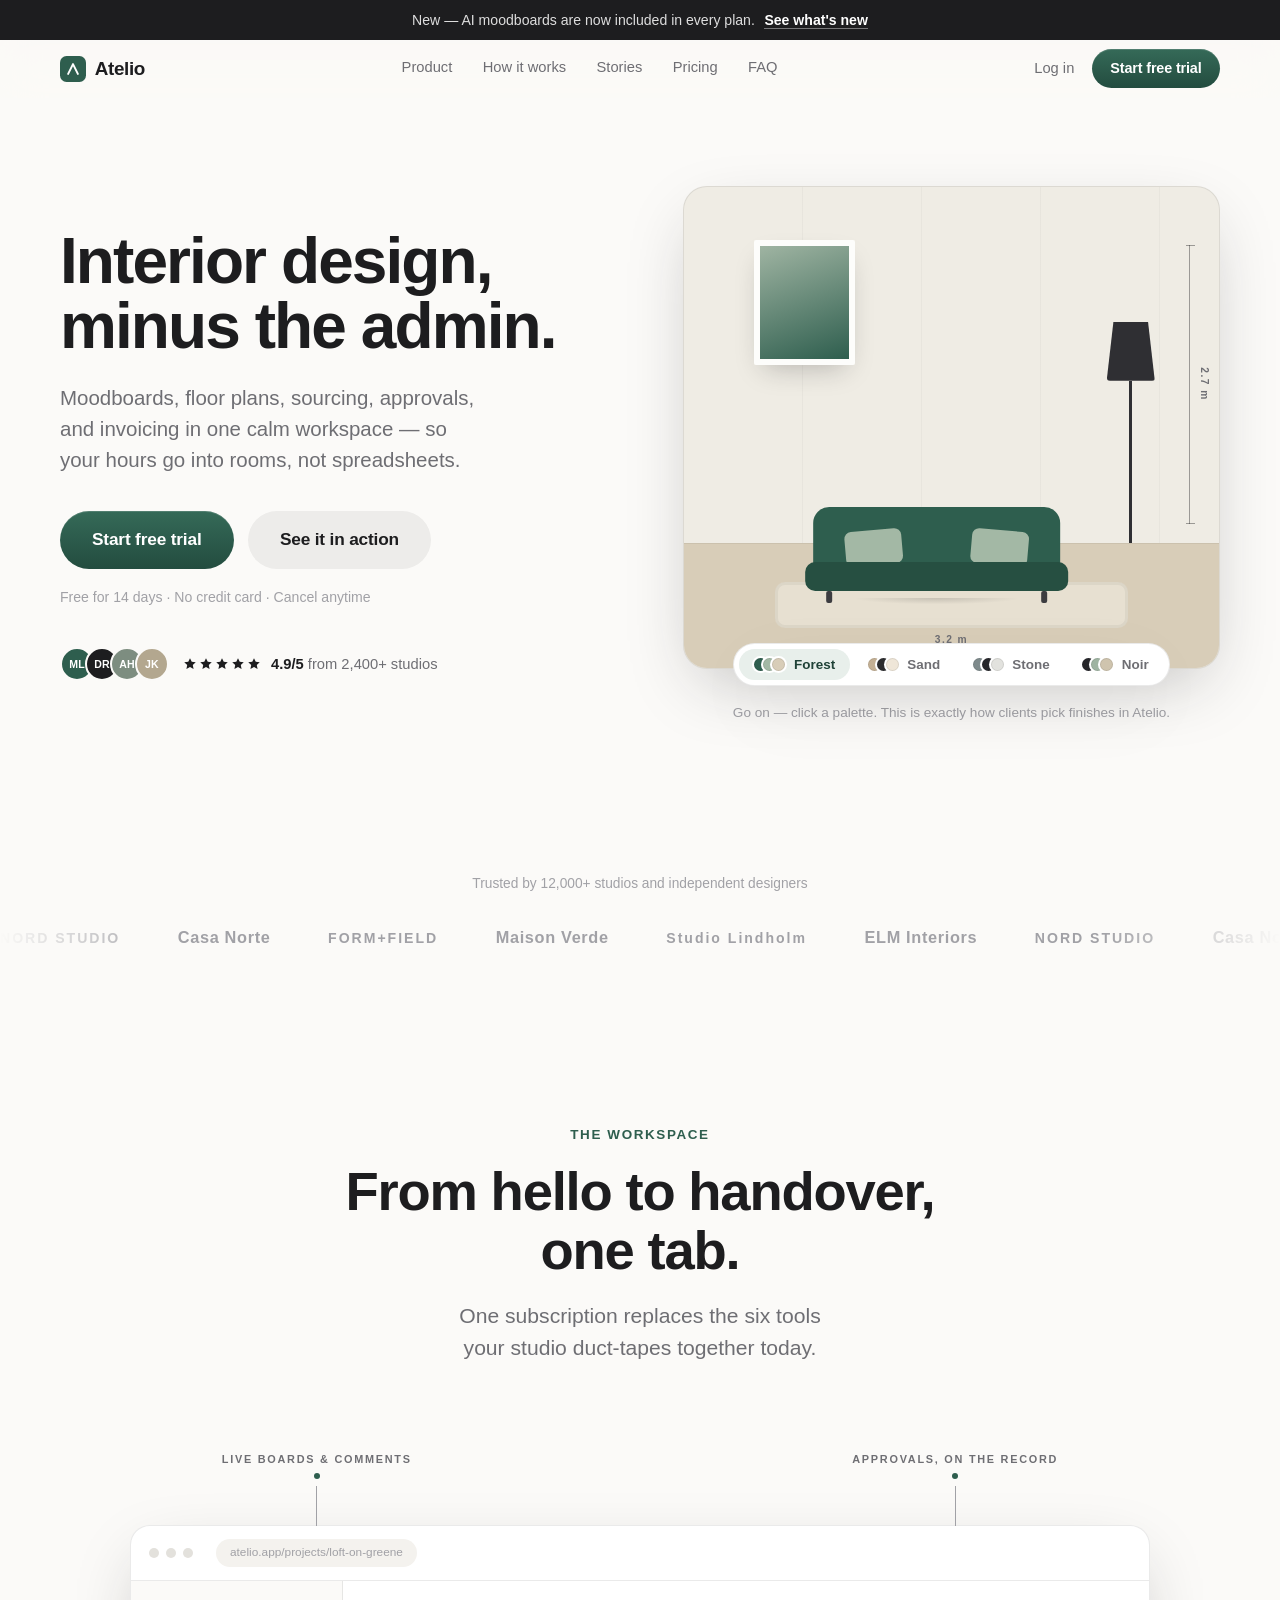
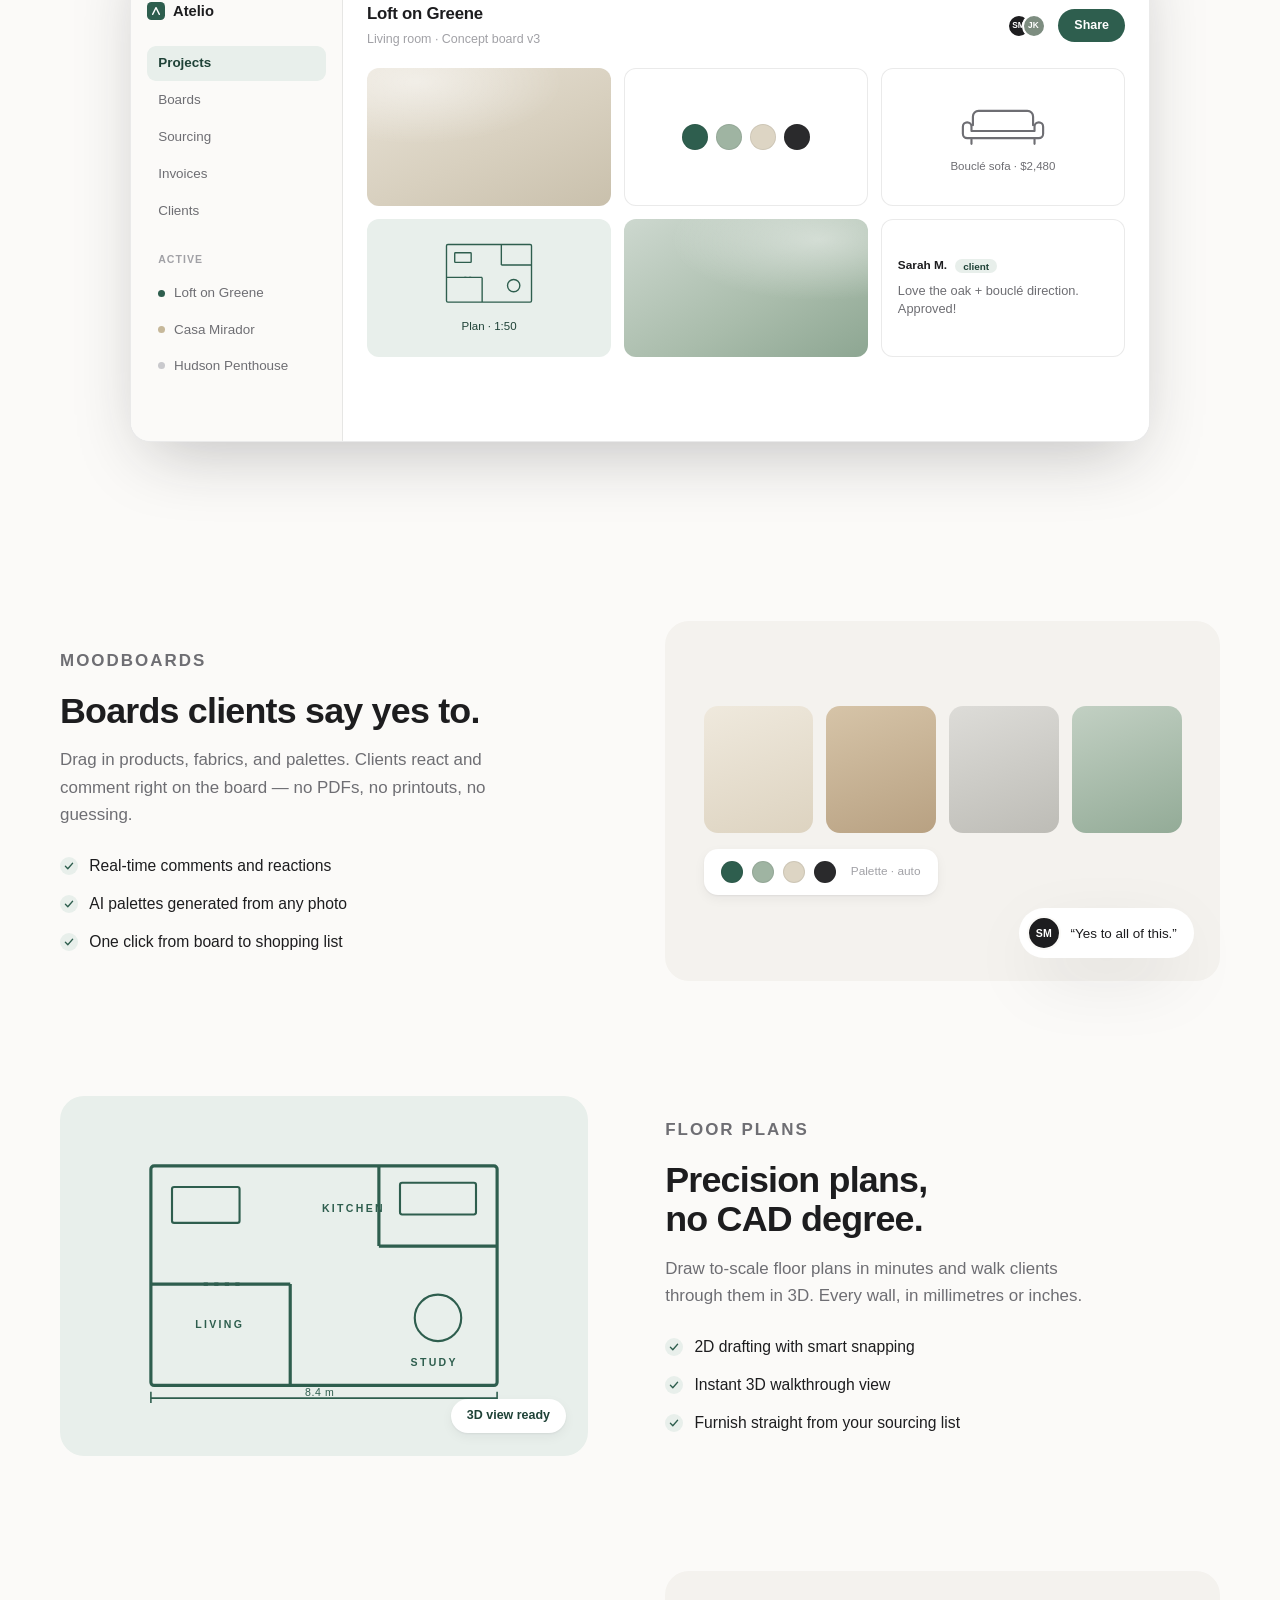
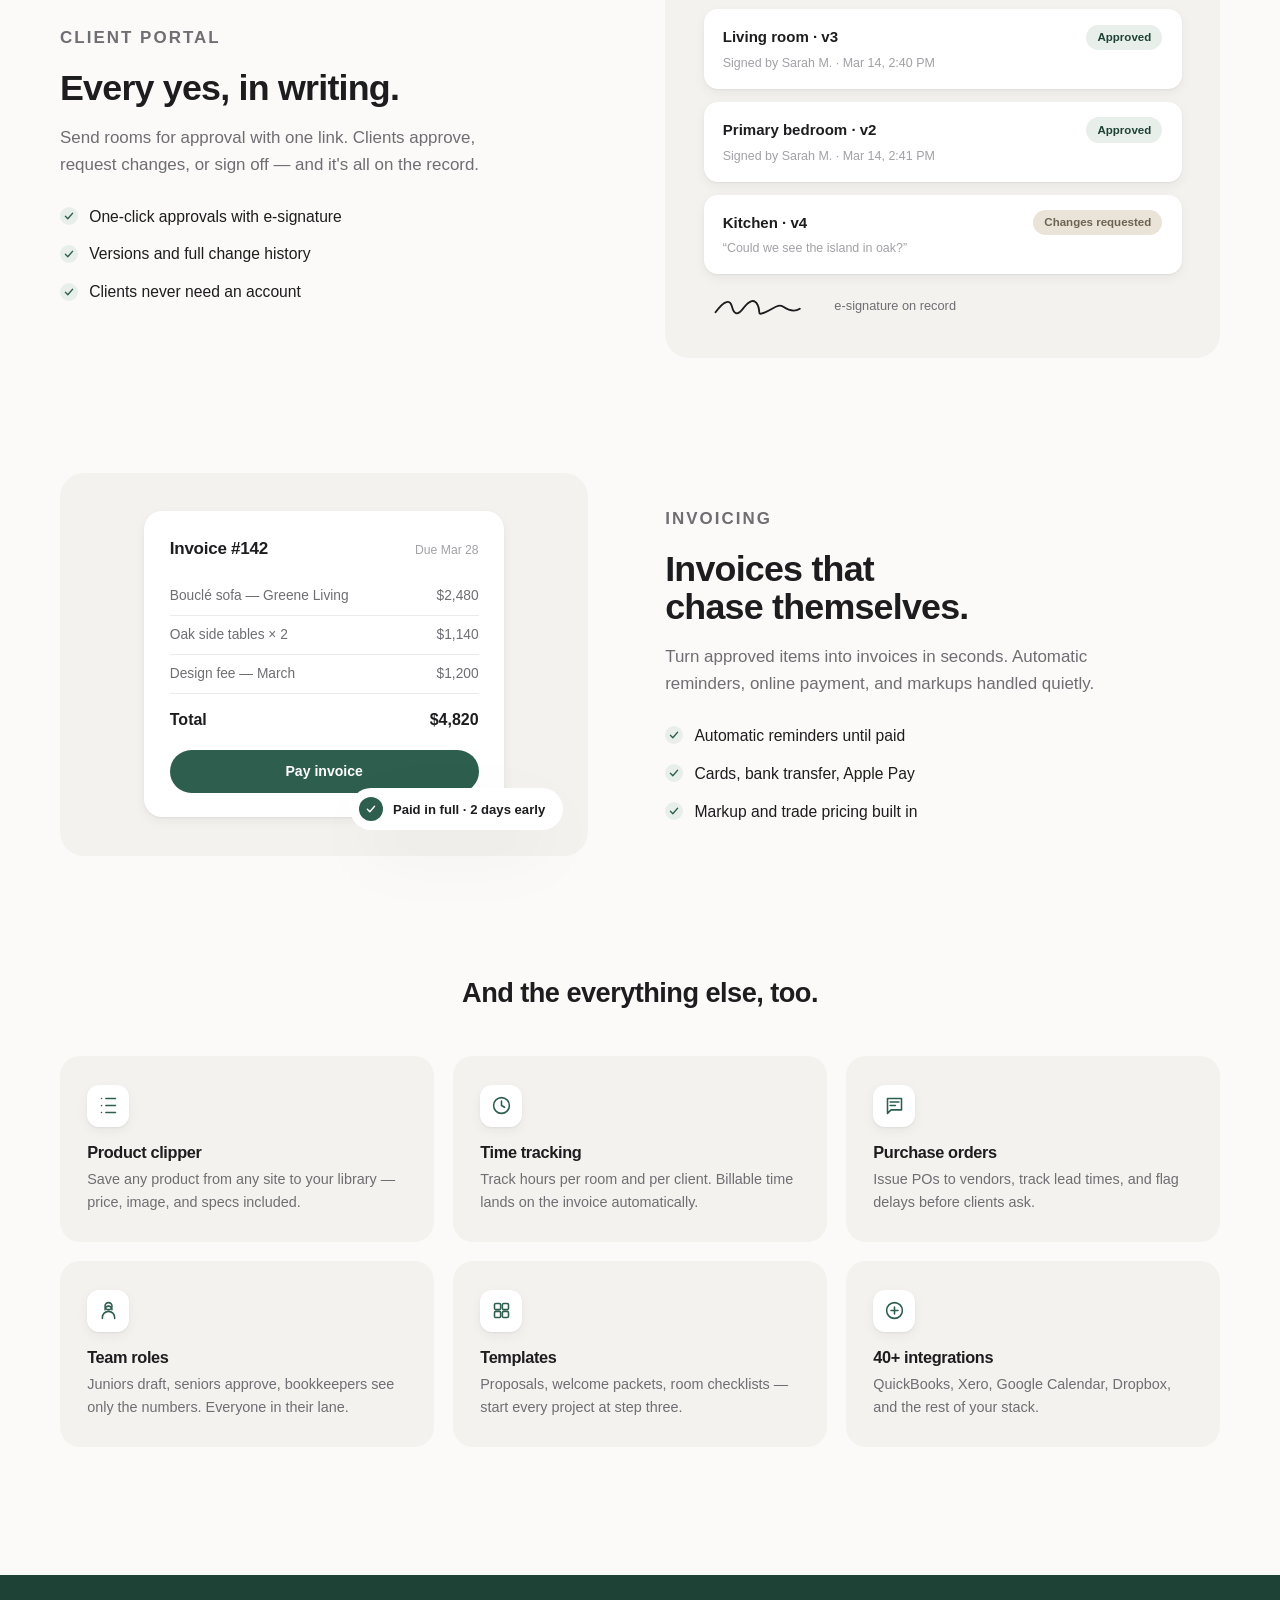
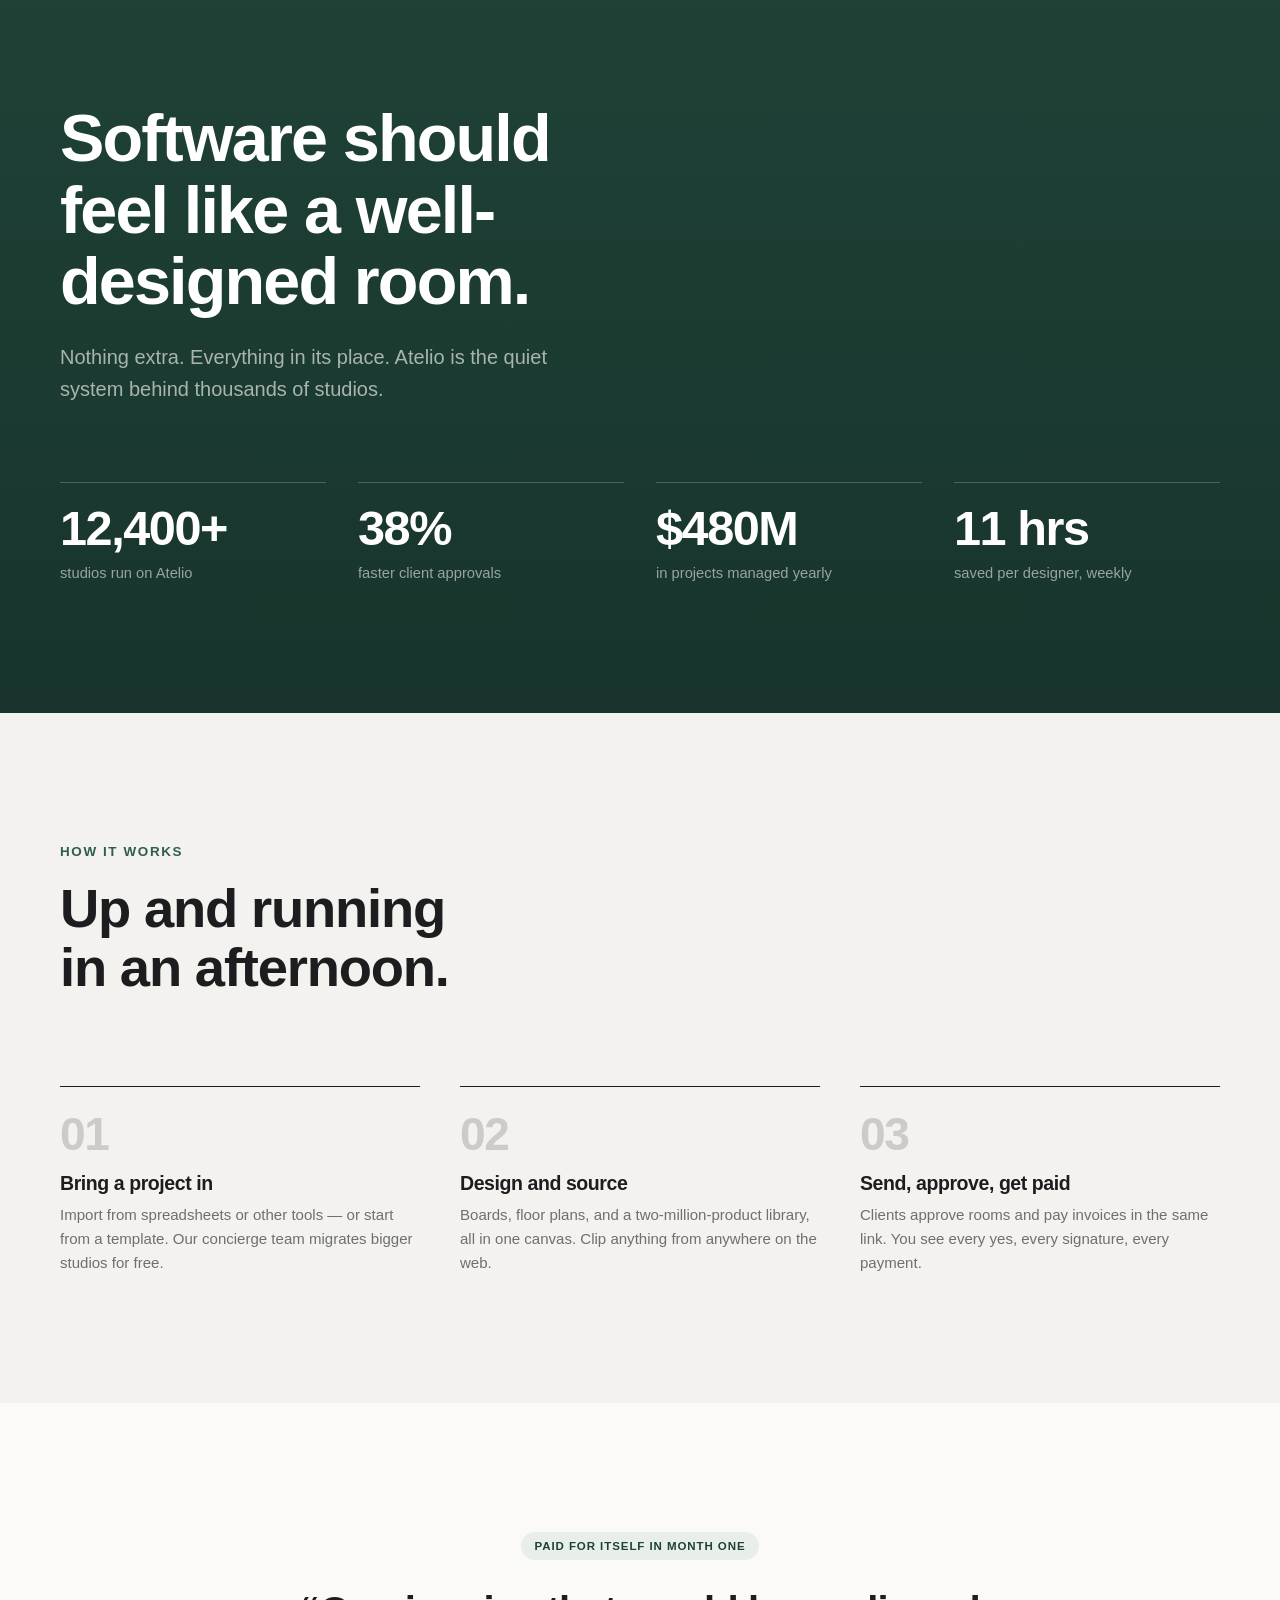
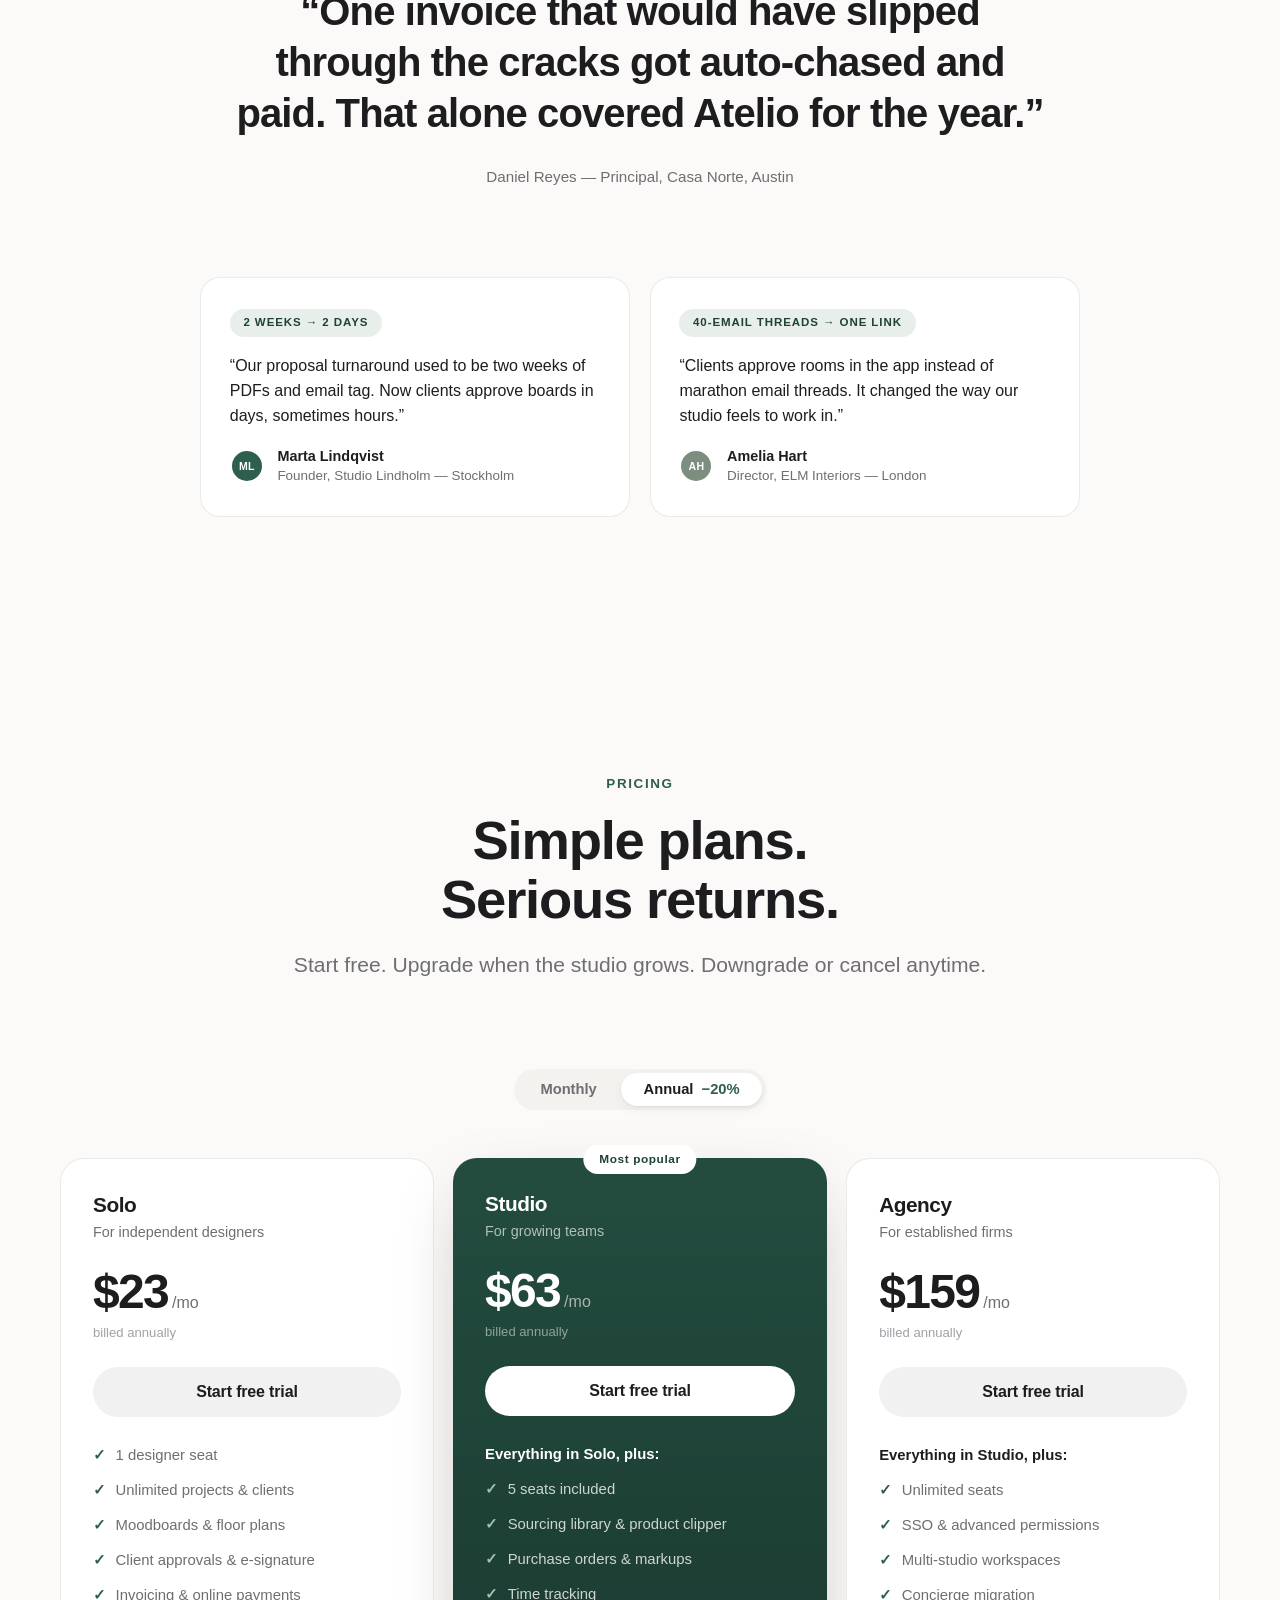
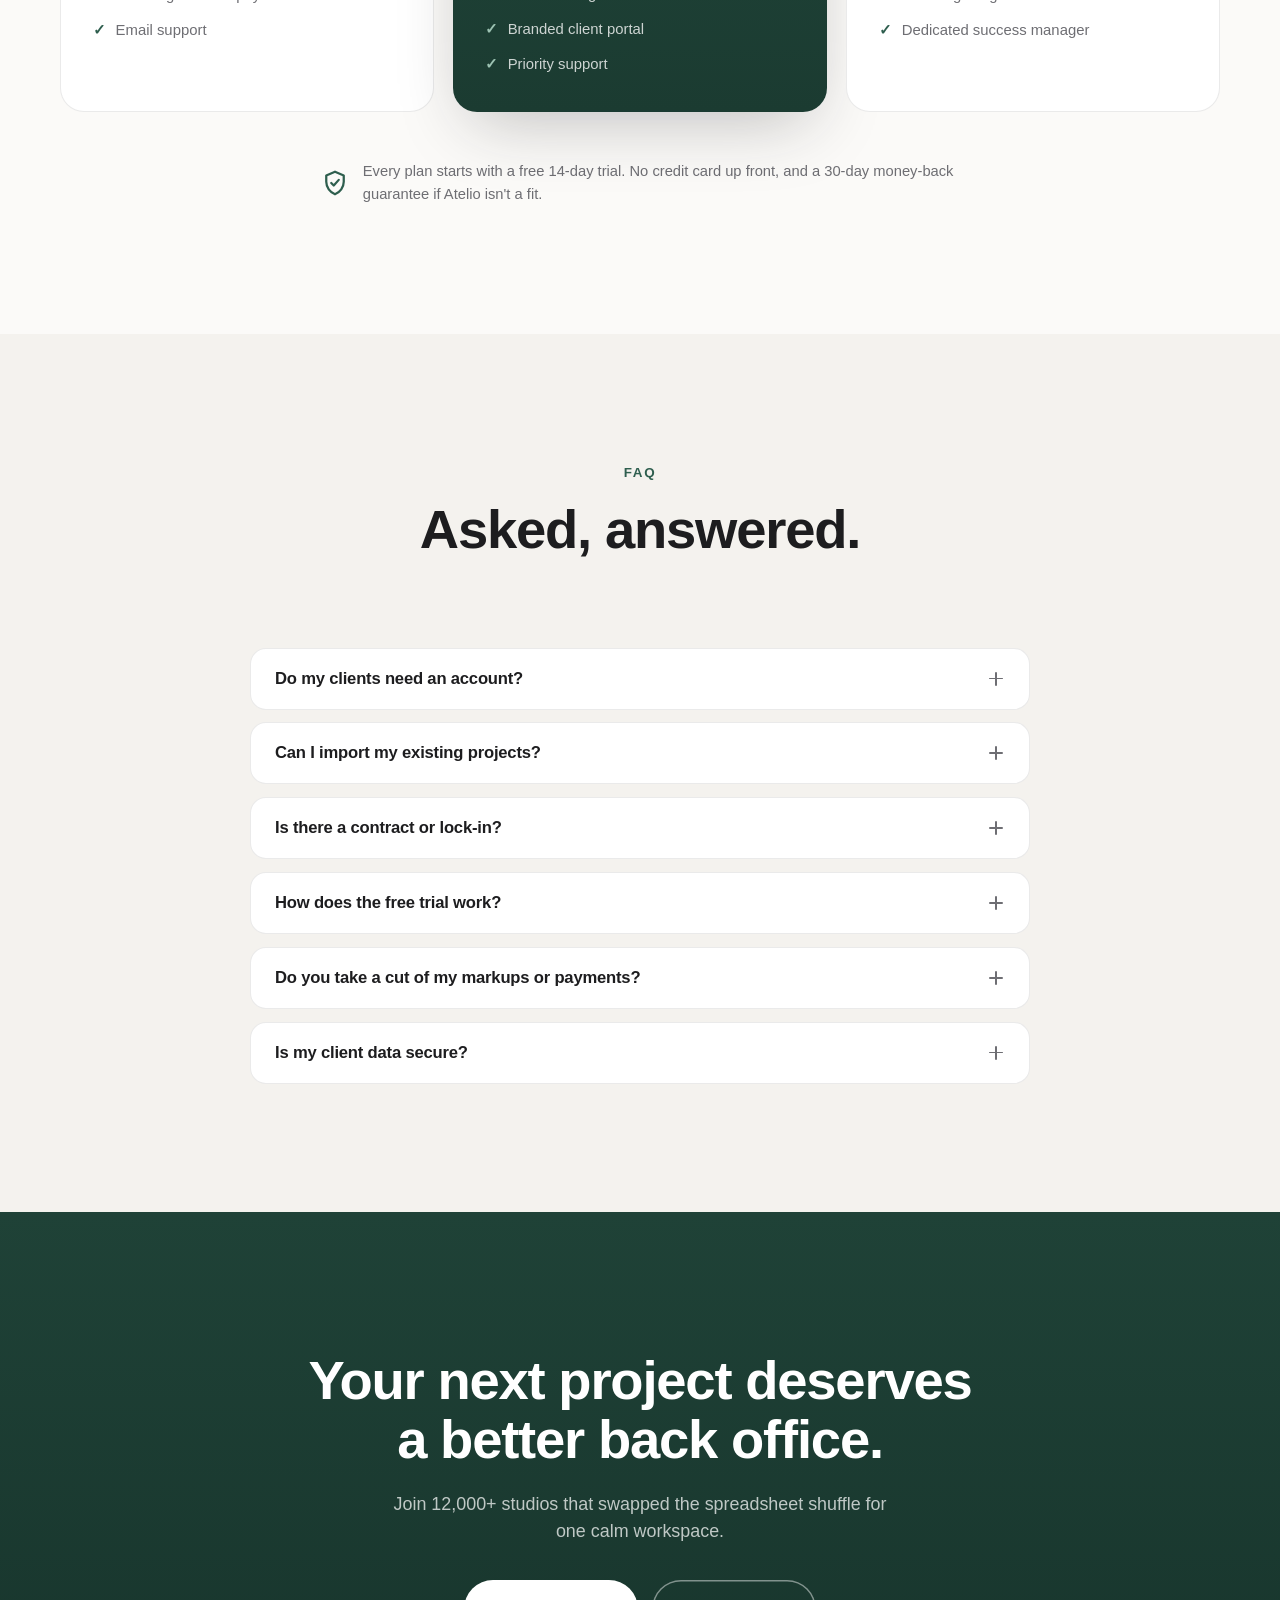
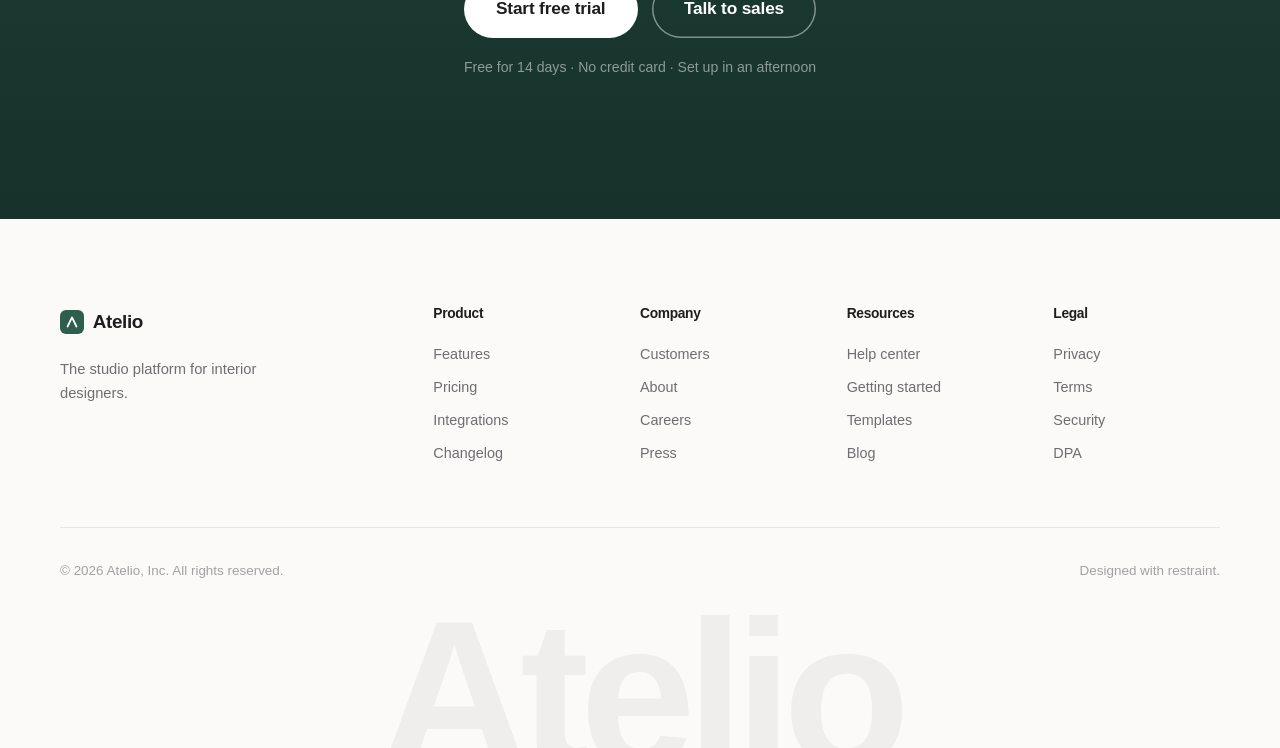
<file: atelio-strona.html>
<!DOCTYPE html>
<html lang="en">
<head>
  <meta charset="UTF-8" />
  <meta name="viewport" content="width=device-width, initial-scale=1.0" />
  <title>Atelio — The studio platform for interior designers</title>
  <meta name="description" content="Atelio brings moodboards, floor plans, sourcing, client approvals, and invoicing into one calm workspace. Free 14-day trial, no credit card." />
  <meta property="og:title" content="Atelio — Interior design, minus the admin" />
  <meta property="og:description" content="Moodboards, floor plans, approvals, and invoicing in one workspace. Trusted by 12,000+ design studios." />
  <meta property="og:type" content="website" />
  <link rel="icon" href="data:image/svg+xml,%3Csvg xmlns='http://www.w3.org/2000/svg' viewBox='0 0 32 32'%3E%3Crect width='32' height='32' rx='8' fill='%232E5E4E'/%3E%3Cpath d='M10 22l6-12 6 12' stroke='%23ffffff' stroke-width='2.4' stroke-linecap='round' stroke-linejoin='round' fill='none'/%3E%3C/svg%3E" />
  <style>
/* ============================================================
   Atelio — marketing site
   Palette: warm neutrals + deep pine green. No purple, no orange.
   Type: native system stack (SF Pro on Apple devices).
   The site should feel like a well-designed interior:
   gallery whites, material swatches, architect's annotations.
   ============================================================ */

:root {
  --bg: #fbfaf8;
  --bg-alt: #f4f2ee;
  --ink: #1d1d1f;
  --ink-2: #6e6e73;
  --ink-3: #a1a1a6;
  --line: rgba(29, 29, 31, 0.09);
  --accent: #2e5e4e;
  --accent-dark: #234c3f;
  --accent-deep: #1f4237;
  --accent-tint: #e8efeb;
  --accent-soft: #9cc2b2;
  --sand: #e9e3d8;
  --radius: 20px;
  --radius-sm: 12px;
  --pill: 980px;
  --shadow-sm: 0 1px 2px rgba(29, 29, 31, 0.06), 0 4px 12px rgba(29, 29, 31, 0.05);
  --shadow-lg: 0 24px 70px -18px rgba(29, 29, 31, 0.28);
  --navh: 58px;
  --font: -apple-system, BlinkMacSystemFont, "SF Pro Text", "SF Pro Display",
    "Helvetica Neue", "Segoe UI", Inter, Roboto, Arial, sans-serif;
}

* { margin: 0; padding: 0; box-sizing: border-box; }

html {
  scroll-behavior: smooth;
  scroll-padding-top: calc(var(--navh) + 18px);
  -webkit-text-size-adjust: 100%;
}

body {
  font-family: var(--font);
  font-size: 1.0625rem;
  line-height: 1.6;
  color: var(--ink);
  background: var(--bg);
  -webkit-font-smoothing: antialiased;
  text-rendering: optimizeLegibility;
}

::selection { background: var(--accent-tint); color: var(--accent-deep); }

img, svg { display: block; max-width: 100%; }

a { color: inherit; text-decoration: none; }

:focus-visible {
  outline: 2px solid var(--accent);
  outline-offset: 3px;
  border-radius: 4px;
}

.container {
  width: min(1160px, 100% - 3rem);
  margin-inline: auto;
}

.container-narrow { width: min(780px, 100% - 3rem); }

.skip-link {
  position: absolute;
  left: 1rem;
  top: -100px;
  z-index: 200;
  background: var(--ink);
  color: #fff;
  padding: 0.6rem 1.1rem;
  border-radius: var(--pill);
  font-size: 0.9rem;
}
.skip-link:focus { top: 1rem; }

/* ---------- Type ---------- */

h1, h2, h3, h4 {
  font-weight: 700;
  letter-spacing: -0.022em;
  line-height: 1.08;
  text-wrap: balance;
}

h1 {
  font-size: clamp(2.7rem, 5vw, 4.5rem);
  letter-spacing: -0.03em;
  line-height: 1.02;
}

h2 { font-size: clamp(2.1rem, 4.6vw, 3.4rem); }

.eyebrow {
  font-size: 0.84rem;
  font-weight: 600;
  letter-spacing: 0.12em;
  text-transform: uppercase;
  color: var(--accent);
  margin-bottom: 1.1rem;
}

.lead {
  font-size: clamp(1.08rem, 1.7vw, 1.32rem);
  color: var(--ink-2);
  line-height: 1.5;
  text-wrap: balance;
}

.section-head {
  text-align: center;
  max-width: 720px;
  margin: 0 auto clamp(3.5rem, 7vw, 5.5rem);
}
.section-head .lead { margin-top: 1.2rem; }
.section-head.head-left {
  text-align: left;
  margin-left: 0;
  max-width: 640px;
}

/* ---------- Buttons ---------- */

.btn {
  display: inline-flex;
  align-items: center;
  justify-content: center;
  gap: 0.5rem;
  border: none;
  cursor: pointer;
  font-family: inherit;
  font-size: 1rem;
  font-weight: 600;
  letter-spacing: -0.01em;
  padding: 0.78rem 1.6rem;
  border-radius: var(--pill);
  transition: background 0.25s ease, transform 0.25s ease, box-shadow 0.25s ease, border-color 0.25s ease;
  white-space: nowrap;
}
.btn:active { transform: scale(0.97); }

.btn-primary {
  background: linear-gradient(180deg, #356a58, var(--accent-dark));
  color: #fff;
  box-shadow: inset 0 1px 0 rgba(255, 255, 255, 0.14);
}
.btn-primary:hover { background: var(--accent-dark); transform: translateY(-1px); box-shadow: 0 10px 24px -10px rgba(46, 94, 78, 0.6); }

.btn-ghost { background: rgba(29, 29, 31, 0.06); color: var(--ink); }
.btn-ghost:hover { background: rgba(29, 29, 31, 0.1); }

.btn-light { background: #fff; color: var(--ink); }
.btn-light:hover { background: #f0efeb; transform: translateY(-1px); }

.btn-outline {
  background: transparent;
  color: #fff;
  box-shadow: inset 0 0 0 1.5px rgba(255, 255, 255, 0.45);
}
.btn-outline:hover { background: rgba(255, 255, 255, 0.1); }

.btn-sm { padding: 0.52rem 1.15rem; font-size: 0.9rem; }
.btn-lg { padding: 0.95rem 2rem; font-size: 1.08rem; }
.btn-block { width: 100%; }

/* ---------- Banner ---------- */

.banner {
  background: var(--ink);
  color: rgba(255, 255, 255, 0.85);
  text-align: center;
  padding: 0.55rem 1rem;
  font-size: 0.88rem;
}
.banner a {
  color: #fff;
  font-weight: 600;
  margin-left: 0.35rem;
  border-bottom: 1px solid rgba(255, 255, 255, 0.4);
}
.banner a:hover { border-bottom-color: #fff; }

/* ---------- Nav ---------- */

.nav {
  position: sticky;
  top: 0;
  z-index: 100;
  height: var(--navh);
  background: rgba(251, 250, 248, 0.78);
  -webkit-backdrop-filter: saturate(180%) blur(20px);
  backdrop-filter: saturate(180%) blur(20px);
  border-bottom: 1px solid transparent;
  transition: border-color 0.3s ease, background 0.3s ease;
}
.nav.scrolled {
  border-bottom-color: var(--line);
  background: rgba(251, 250, 248, 0.88);
}

.nav-inner {
  width: min(1160px, 100% - 3rem);
  margin-inline: auto;
  height: 100%;
  display: flex;
  align-items: center;
  justify-content: space-between;
  gap: 2rem;
}

.nav-logo {
  display: inline-flex;
  align-items: center;
  gap: 0.55rem;
  font-size: 1.18rem;
  font-weight: 700;
  letter-spacing: -0.02em;
}

.nav-links { display: flex; gap: 1.9rem; }
.nav-links a {
  position: relative;
  font-size: 0.92rem;
  color: var(--ink-2);
  padding-bottom: 2px;
  transition: color 0.2s ease;
}
.nav-links a::after {
  content: "";
  position: absolute;
  left: 0;
  bottom: -2px;
  width: 100%;
  height: 1.5px;
  background: var(--ink);
  transform: scaleX(0);
  transform-origin: left;
  transition: transform 0.25s ease;
}
.nav-links a:hover { color: var(--ink); }
.nav-links a:hover::after { transform: scaleX(1); }

.nav-cta { display: flex; align-items: center; gap: 1.1rem; }
.nav-login { font-size: 0.92rem; color: var(--ink-2); transition: color 0.2s ease; }
.nav-login:hover { color: var(--ink); }

.nav-burger {
  display: none;
  flex-direction: column;
  justify-content: center;
  gap: 6px;
  width: 40px;
  height: 40px;
  background: none;
  border: none;
  cursor: pointer;
  align-items: center;
}
.nav-burger span {
  display: block;
  width: 20px;
  height: 1.8px;
  background: var(--ink);
  border-radius: 2px;
  transition: transform 0.3s ease, opacity 0.3s ease;
}
.nav-burger.open span:first-child { transform: translateY(3.9px) rotate(45deg); }
.nav-burger.open span:last-child { transform: translateY(-3.9px) rotate(-45deg); }

.mobile-menu {
  position: fixed;
  inset: var(--navh) 0 auto 0;
  z-index: 99;
  background: rgba(251, 250, 248, 0.97);
  -webkit-backdrop-filter: blur(24px);
  backdrop-filter: blur(24px);
  border-bottom: 1px solid var(--line);
  padding: 1rem 1.5rem 1.8rem;
}
.mobile-menu nav { display: flex; flex-direction: column; }
.mobile-menu nav a {
  padding: 0.85rem 0.2rem;
  font-size: 1.15rem;
  font-weight: 600;
  border-bottom: 1px solid var(--line);
}
.mobile-menu-cta { margin-top: 1.4rem; display: grid; gap: 0.9rem; justify-items: center; }
.mobile-login { color: var(--ink-2); font-size: 0.95rem; }

/* ---------- Hero ---------- */

.hero { padding: clamp(3.5rem, 7vw, 5.5rem) 0 clamp(3rem, 6vw, 5rem); }

.hero-grid {
  display: grid;
  grid-template-columns: 1.02fr 0.98fr;
  gap: clamp(2.5rem, 5vw, 4.5rem);
  align-items: center;
}

.hero-sub {
  max-width: 34rem;
  margin-top: 1.5rem;
  font-size: clamp(1.08rem, 1.6vw, 1.28rem);
  line-height: 1.5;
  color: var(--ink-2);
  text-wrap: balance;
}

.hero-ctas {
  display: flex;
  gap: 0.9rem;
  margin-top: 2.2rem;
  flex-wrap: wrap;
}

.hero-note {
  margin-top: 1.1rem;
  font-size: 0.88rem;
  color: var(--ink-3);
}

.hero-proof {
  display: flex;
  align-items: center;
  gap: 0.9rem;
  margin-top: 2.4rem;
  flex-wrap: wrap;
}

.avatars { display: flex; }
.av {
  width: 34px;
  height: 34px;
  border-radius: 50%;
  display: inline-flex;
  align-items: center;
  justify-content: center;
  font-size: 0.66rem;
  font-weight: 700;
  letter-spacing: 0.02em;
  color: #fff;
  border: 2px solid var(--bg);
  flex: none;
}
.avatars .av + .av { margin-left: -9px; }
.av-1 { background: #2e5e4e; }
.av-2 { background: #1d1d1f; }
.av-3 { background: #7d8d80; }
.av-4 { background: #b3a78f; }
.avatars-sm .av { width: 24px; height: 24px; font-size: 0.52rem; border-color: #fff; }

.proof-text {
  display: flex;
  align-items: center;
  gap: 0.6rem;
  font-size: 0.92rem;
  color: var(--ink-2);
}
.proof-text strong { color: var(--ink); }
.stars { display: inline-flex; gap: 2px; }
.stars svg { width: 14px; height: 14px; fill: var(--ink); }

/* ---------- Interactive room ---------- */

.room {
  position: relative;
  aspect-ratio: 10 / 9;
  border-radius: 24px;
  overflow: hidden;
  border: 1px solid var(--line);
  box-shadow: var(--shadow-lg);
  background: var(--wall);
}
.room, .room * { transition: background-color 0.55s ease, background 0.55s ease; }

/* palettes */
.room[data-palette="forest"] {
  --wall: #efece4; --floor: #d8cdb8; --rug: #e7e0d1;
  --sofa: #2e5e4e; --sofa-2: #264f41; --cushion: #a3b8a5;
  --art1: #9fb4a2; --art2: #2e5e4e;
}
.room[data-palette="sand"] {
  --wall: #f2ece2; --floor: #ddd2bf; --rug: #f0eadf;
  --sofa: #c4b094; --sofa-2: #b29e80; --cushion: #2c2c2e;
  --art1: #e3d7c2; --art2: #8a795d;
}
.room[data-palette="stone"] {
  --wall: #eeeeec; --floor: #d4d4cf; --rug: #e5e5e1;
  --sofa: #7e8a8c; --sofa-2: #6e7a7c; --cushion: #26262a;
  --art1: #c9cfd1; --art2: #5d686b;
}
.room[data-palette="noir"] {
  --wall: #eae8e2; --floor: #cfc4ae; --rug: #e0dbd0;
  --sofa: #26262a; --sofa-2: #1d1d21; --cushion: #9fb4a2;
  --art1: #3a3a3e; --art2: #9fb4a2;
}

/* subtle wall panelling */
.room::before {
  content: "";
  position: absolute;
  inset: 0 0 26% 0;
  background-image: repeating-linear-gradient(90deg, transparent 0 118px, rgba(29, 29, 31, 0.035) 118px 119px);
  pointer-events: none;
}

.floor {
  position: absolute;
  inset: auto 0 0 0;
  height: 26%;
  background: var(--floor);
  border-top: 1px solid rgba(29, 29, 31, 0.07);
}

.rug {
  position: absolute;
  left: 17%;
  right: 17%;
  bottom: 8.5%;
  height: 9.5%;
  border-radius: 10px;
  background: var(--rug);
  box-shadow: inset 0 0 0 3px rgba(29, 29, 31, 0.05);
}

.art {
  position: absolute;
  left: 13%;
  top: 11%;
  width: 19%;
  aspect-ratio: 3 / 3.7;
  background: linear-gradient(160deg, var(--art1), var(--art2));
  border: 6px solid #fdfdfb;
  border-radius: 2px;
  box-shadow: 0 12px 28px -10px rgba(29, 29, 31, 0.28);
}

.lamp {
  position: absolute;
  right: 12%;
  bottom: 25%;
  width: 9%;
  height: 47%;
}
.lamp::before {
  content: "";
  position: absolute;
  top: 0;
  left: 0;
  width: 100%;
  height: 26%;
  background: #2f2f33;
  clip-path: polygon(14% 0, 86% 0, 100% 100%, 0 100%);
  border-radius: 3px;
}
.lamp::after {
  content: "";
  position: absolute;
  top: 26%;
  bottom: 0;
  left: 50%;
  width: 2.5px;
  margin-left: -1.25px;
  background: #2f2f33;
}

.sofa {
  position: absolute;
  left: 50%;
  bottom: 13.5%;
  width: 46%;
  aspect-ratio: 2.55 / 1;
  transform: translateX(-56%);
}
.sofa i { position: absolute; display: block; }
.sofa-back {
  inset: 0 0 26% 0;
  background: var(--sofa);
  border-radius: 16px 16px 5px 5px;
}
.sofa-seat {
  left: -3.5%;
  right: -3.5%;
  bottom: 13%;
  height: 30%;
  background: var(--sofa-2);
  border-radius: 10px;
}
.cush {
  bottom: 40%;
  width: 23%;
  height: 36%;
  background: var(--cushion);
  border-radius: 7px;
}
.cush-1 { left: 13%; transform: rotate(-5deg); }
.cush-2 { right: 13%; transform: rotate(5deg); }
.leg {
  bottom: 0;
  width: 2.6%;
  height: 13%;
  background: #3c3c40;
  border-radius: 2px;
}
.leg-1 { left: 5%; }
.leg-2 { right: 5%; }
.sofa::after {
  content: "";
  position: absolute;
  left: 2%;
  right: 2%;
  bottom: -4%;
  height: 10%;
  background: radial-gradient(50% 100% at 50% 0, rgba(29, 29, 31, 0.16), transparent 70%);
}

/* architect's dimension lines */
.dim {
  position: absolute;
  color: var(--ink-2);
  font-size: 0.64rem;
  font-weight: 600;
  letter-spacing: 0.14em;
}
.dim::before, .dim::after {
  content: "";
  position: absolute;
  background: rgba(29, 29, 31, 0.4);
}
.dim-w {
  left: 24%;
  right: 24%;
  bottom: 3.6%;
  border-top: 1px solid rgba(29, 29, 31, 0.4);
}
.dim-w::before { left: 0; top: -4px; width: 1px; height: 9px; }
.dim-w::after { right: 0; top: -4px; width: 1px; height: 9px; }
.dim-w span {
  position: absolute;
  top: -1.9em;
  left: 50%;
  transform: translateX(-50%);
}
.dim-h {
  top: 12%;
  bottom: 30%;
  right: 5.5%;
  border-left: 1px solid rgba(29, 29, 31, 0.4);
}
.dim-h::before { top: 0; left: -4px; width: 9px; height: 1px; }
.dim-h::after { bottom: 0; left: -4px; width: 9px; height: 1px; }
.dim-h span {
  position: absolute;
  top: 50%;
  left: 0.55em;
  transform: translateY(-50%);
  writing-mode: vertical-rl;
}

/* palette dock */
.pal-dock {
  position: relative;
  z-index: 2;
  display: flex;
  flex-wrap: wrap;
  justify-content: center;
  gap: 2px;
  width: fit-content;
  margin: -26px auto 0;
  background: #fff;
  border: 1px solid var(--line);
  border-radius: var(--pill);
  padding: 5px;
  box-shadow: var(--shadow-lg);
}
.pal-btn {
  display: inline-flex;
  align-items: center;
  gap: 0.55rem;
  border: none;
  background: transparent;
  cursor: pointer;
  font-family: inherit;
  font-size: 0.84rem;
  font-weight: 600;
  color: var(--ink-2);
  padding: 0.5rem 0.95rem;
  border-radius: var(--pill);
  transition: background 0.25s ease, color 0.25s ease;
}
.pal-btn:hover { color: var(--ink); }
.pal-btn.active { background: var(--accent-tint); color: var(--accent-deep); }
.pal-chips { display: inline-flex; }
.pal-chips i {
  width: 13px;
  height: 13px;
  border-radius: 50%;
  box-shadow: inset 0 0 0 1px rgba(29, 29, 31, 0.1), 0 0 0 2px #fff;
}
.pal-chips i + i { margin-left: -4px; }

.stage-cap {
  text-align: center;
  font-size: 0.85rem;
  color: var(--ink-3);
  margin-top: 1rem;
}

/* ---------- Logos marquee ---------- */

.logos { padding: clamp(3rem, 6vw, 4.5rem) 0; }
.logos-label {
  text-align: center;
  font-size: 0.86rem;
  color: var(--ink-3);
  margin-bottom: 1.8rem;
}
.marquee {
  overflow: hidden;
  -webkit-mask-image: linear-gradient(90deg, transparent, #000 14%, #000 86%, transparent);
  mask-image: linear-gradient(90deg, transparent, #000 14%, #000 86%, transparent);
}
.marquee-track {
  display: flex;
  gap: 3.6rem;
  width: max-content;
  animation: marquee 38s linear infinite;
}
.marquee:hover .marquee-track { animation-play-state: paused; }
.marquee-group {
  display: flex;
  align-items: baseline;
  gap: 3.6rem;
  flex: none;
}
@keyframes marquee {
  to { transform: translateX(calc(-50% - 1.8rem)); }
}
.logo-name {
  color: var(--ink-3);
  font-weight: 700;
  font-size: 1.02rem;
  letter-spacing: 0.04em;
  white-space: nowrap;
}
.logo-name:nth-child(odd) { letter-spacing: 0.14em; font-size: 0.88rem; }

/* ---------- Workspace ---------- */

.workspace { padding: clamp(4rem, 8vw, 6.5rem) 0; }

.workspace-frame {
  position: relative;
  max-width: 1020px;
  margin: 0 auto;
  padding-top: 4.6rem;
}

.anno {
  position: absolute;
  top: 0;
  z-index: 3;
  display: flex;
  flex-direction: column;
  align-items: center;
  gap: 0.45rem;
  font-size: 0.68rem;
  font-weight: 700;
  letter-spacing: 0.16em;
  text-transform: uppercase;
  color: var(--ink-2);
  text-align: center;
}
.anno::after {
  content: "";
  width: 1px;
  height: 40px;
  background: var(--ink-3);
}
.anno i {
  width: 6px;
  height: 6px;
  border-radius: 50%;
  background: var(--accent);
  margin-top: -0.2rem;
}
.anno-1 { left: 9%; }
.anno-2 { right: 9%; }

.window {
  background: #fff;
  border: 1px solid var(--line);
  border-radius: var(--radius);
  box-shadow: var(--shadow-lg);
  overflow: hidden;
  text-align: left;
}

.window-bar {
  display: flex;
  align-items: center;
  gap: 7px;
  padding: 0.8rem 1.1rem;
  border-bottom: 1px solid var(--line);
}
.dot { width: 10px; height: 10px; border-radius: 50%; background: #e3e1dc; }
.addr {
  margin-left: 1rem;
  font-size: 0.74rem;
  color: var(--ink-3);
  background: var(--bg-alt);
  padding: 0.28rem 0.9rem;
  border-radius: var(--pill);
}

.app {
  display: grid;
  grid-template-columns: 212px 1fr;
  min-height: 460px;
}

.app-side {
  border-right: 1px solid var(--line);
  padding: 1.2rem 1rem;
  background: var(--bg);
  display: flex;
  flex-direction: column;
  gap: 1.4rem;
  font-size: 0.84rem;
}
.side-brand { display: flex; align-items: center; gap: 0.5rem; font-weight: 700; font-size: 0.92rem; }
.side-nav { display: flex; flex-direction: column; gap: 2px; }
.side-item {
  padding: 0.42rem 0.7rem;
  border-radius: 9px;
  color: var(--ink-2);
}
.side-item.active { background: var(--accent-tint); color: var(--accent-deep); font-weight: 600; }
.side-projects { display: flex; flex-direction: column; gap: 2px; }
.side-label {
  font-size: 0.66rem;
  font-weight: 600;
  letter-spacing: 0.1em;
  text-transform: uppercase;
  color: var(--ink-3);
  padding: 0 0.7rem 0.4rem;
}
.proj {
  display: flex;
  align-items: center;
  gap: 0.55rem;
  padding: 0.4rem 0.7rem;
  color: var(--ink-2);
  border-radius: 9px;
}
.proj:first-of-type { color: var(--ink); font-weight: 600; }
.st { width: 7px; height: 7px; border-radius: 50%; flex: none; }
.st-green { background: var(--accent); }
.st-sand { background: #c6b89a; }
.st-gray { background: #c9c9cd; }

.app-main { padding: 1.3rem 1.5rem 1.6rem; background: #fff; }
.main-bar {
  display: flex;
  align-items: center;
  justify-content: space-between;
  gap: 1rem;
  margin-bottom: 1.1rem;
}
.main-title { display: block; font-weight: 700; font-size: 1.05rem; letter-spacing: -0.015em; }
.main-sub { display: block; font-size: 0.78rem; color: var(--ink-3); margin-top: 2px; }
.main-actions { display: flex; align-items: center; gap: 0.8rem; }
.share-btn {
  background: var(--accent);
  color: #fff;
  font-size: 0.78rem;
  font-weight: 600;
  padding: 0.4rem 1rem;
  border-radius: var(--pill);
}

.board {
  display: grid;
  grid-template-columns: repeat(3, 1fr);
  gap: 0.8rem;
}
.tile {
  border: 1px solid var(--line);
  border-radius: var(--radius-sm);
  min-height: 138px;
  display: flex;
  flex-direction: column;
  align-items: center;
  justify-content: center;
  gap: 0.6rem;
  padding: 1rem;
  background: #fff;
}
.tile-cap { font-size: 0.72rem; color: var(--ink-2); }

.t-img1 {
  background:
    radial-gradient(120% 90% at 20% 10%, rgba(255, 255, 255, 0.5), transparent 50%),
    linear-gradient(155deg, #e8e2d6 0%, #d8d0bf 55%, #c9c0ac 100%);
  border: none;
}
.t-img2 {
  background:
    radial-gradient(110% 80% at 80% 15%, rgba(255, 255, 255, 0.45), transparent 55%),
    linear-gradient(150deg, #cdd8cf 0%, #a9bcab 60%, #8da692 100%);
  border: none;
}
.t-swatch { flex-direction: row; gap: 0.5rem; }
.chip { width: 26px; height: 26px; border-radius: 50%; flex: none; box-shadow: inset 0 0 0 1px rgba(29, 29, 31, 0.08); }
.c-1 { background: #2e5e4e; }
.c-2 { background: #9fb4a2; }
.c-3 { background: #ddd5c4; }
.c-4 { background: #2a2a2c; }

.t-sofa { color: var(--ink-2); }
.t-sofa svg { width: 86px; }

.t-plan { background: var(--accent-tint); border: none; color: var(--accent); }
.t-plan svg { width: 96px; }
.t-plan .tile-cap { color: var(--accent-deep); }

.t-note { align-items: flex-start; text-align: left; gap: 0.4rem; }
.note-name { font-size: 0.74rem; font-weight: 700; }
.note-name em {
  font-style: normal;
  font-weight: 600;
  font-size: 0.62rem;
  color: var(--accent-deep);
  background: var(--accent-tint);
  border-radius: var(--pill);
  padding: 0.1rem 0.5rem;
  margin-left: 0.3rem;
}
.note-text { font-size: 0.8rem; color: var(--ink-2); line-height: 1.45; }

.float-ic {
  width: 28px;
  height: 28px;
  border-radius: 50%;
  background: var(--accent);
  color: #fff;
  display: inline-flex;
  align-items: center;
  justify-content: center;
  flex: none;
}
.float-ic svg { width: 14px; height: 14px; }

/* ---------- Features / showcases ---------- */

.features { padding: clamp(3rem, 6vw, 5rem) 0 clamp(5rem, 10vw, 8.5rem); }

.show-row {
  display: grid;
  grid-template-columns: 1fr 1.05fr;
  gap: clamp(2.5rem, 6vw, 5.5rem);
  align-items: center;
}
.show-row + .show-row { margin-top: clamp(4.5rem, 9vw, 7.5rem); }
.show-row.rev .show-text { order: 2; }
.show-row.rev .show-visual { order: 1; }

.show-text h3 { font-size: clamp(1.65rem, 2.8vw, 2.25rem); margin-bottom: 1rem; }
.show-text > p { color: var(--ink-2); font-size: 1.06rem; max-width: 46ch; }

.show-bullets { list-style: none; margin-top: 1.6rem; display: grid; gap: 0.8rem; }
.show-bullets li {
  display: flex;
  align-items: center;
  gap: 0.7rem;
  font-size: 0.98rem;
  font-weight: 500;
}
.show-bullets svg {
  width: 18px;
  height: 18px;
  color: var(--accent);
  flex: none;
  background: var(--accent-tint);
  border-radius: 50%;
  padding: 3px;
}

.panel {
  background: var(--bg-alt);
  border-radius: 24px;
  padding: clamp(1.6rem, 3vw, 2.6rem);
  position: relative;
  min-height: 360px;
  display: flex;
  flex-direction: column;
  justify-content: center;
}

/* board panel */
.panel-board { gap: 1rem; }
.pb-grid { display: grid; grid-template-columns: repeat(4, 1fr); gap: 0.8rem; }
.pb-tile { aspect-ratio: 1 / 1.15; border-radius: 14px; }
.pb-linen { background: linear-gradient(160deg, #efe9dd, #ddd3c0); }
.pb-oak { background: linear-gradient(160deg, #d6c4a8, #b8a182); }
.pb-stone { background: linear-gradient(160deg, #dddcd8, #bdbcb6); }
.pb-sage { background: linear-gradient(160deg, #c2d0c3, #93ab97); }
.pb-palette {
  display: flex;
  align-items: center;
  gap: 0.55rem;
  background: #fff;
  border-radius: 14px;
  padding: 0.75rem 1.1rem;
  box-shadow: var(--shadow-sm);
  width: fit-content;
}
.pb-palette .chip { width: 22px; height: 22px; }
.pb-palette-label { font-size: 0.74rem; color: var(--ink-3); margin-left: 0.4rem; }
.pb-comment {
  position: absolute;
  right: clamp(0.6rem, 2vw, 1.6rem);
  bottom: 1.4rem;
  display: flex;
  align-items: center;
  gap: 0.6rem;
  background: #fff;
  border-radius: var(--pill);
  padding: 0.5rem 1.1rem 0.5rem 0.5rem;
  box-shadow: var(--shadow-lg);
  font-size: 0.84rem;
  font-weight: 500;
}

/* plan panel */
.panel-plan { background: var(--accent-tint); color: var(--accent); align-items: center; }
.panel-plan svg { width: 100%; max-width: 380px; }
.plan-label {
  font-family: var(--font);
  font-size: 10px;
  font-weight: 600;
  letter-spacing: 0.22em;
  fill: var(--accent);
}
.plan-dim { font-family: var(--font); font-size: 10px; fill: var(--accent); letter-spacing: 0.06em; }
.panel-badge {
  position: absolute;
  right: 1.4rem;
  bottom: 1.4rem;
  background: #fff;
  color: var(--accent-deep);
  font-size: 0.78rem;
  font-weight: 600;
  padding: 0.45rem 1rem;
  border-radius: var(--pill);
  box-shadow: var(--shadow-sm);
}

/* approvals panel */
.panel-approve { gap: 0.8rem; }
.ap-card {
  background: #fff;
  border-radius: 14px;
  padding: 0.95rem 1.2rem;
  box-shadow: var(--shadow-sm);
}
.ap-row { display: flex; align-items: center; justify-content: space-between; gap: 1rem; }
.ap-title { font-weight: 600; font-size: 0.94rem; }
.ap-status {
  font-size: 0.72rem;
  font-weight: 700;
  padding: 0.22rem 0.7rem;
  border-radius: var(--pill);
  white-space: nowrap;
}
.ap-status.ok { background: var(--accent-tint); color: var(--accent-deep); }
.ap-status.wait { background: var(--sand); color: #6d6353; }
.ap-meta { display: block; font-size: 0.78rem; color: var(--ink-3); margin-top: 0.25rem; }
.ap-sign {
  display: flex;
  align-items: center;
  gap: 0.9rem;
  color: var(--ink-2);
  font-size: 0.8rem;
  padding: 0.4rem 0.4rem 0;
}
.ap-sign svg { width: 110px; color: var(--ink); }

/* invoice panel */
.panel-invoice { align-items: center; }
.inv {
  background: #fff;
  border-radius: 18px;
  padding: 1.5rem 1.6rem;
  width: min(360px, 100%);
  box-shadow: var(--shadow-sm);
}
.inv-head {
  display: flex;
  justify-content: space-between;
  align-items: baseline;
  margin-bottom: 0.9rem;
}
.inv-no { font-weight: 700; letter-spacing: -0.015em; }
.inv-due { font-size: 0.76rem; color: var(--ink-3); }
.inv-line {
  display: flex;
  justify-content: space-between;
  gap: 1rem;
  font-size: 0.86rem;
  color: var(--ink-2);
  padding: 0.5rem 0;
  border-bottom: 1px solid var(--line);
}
.inv-total {
  display: flex;
  justify-content: space-between;
  font-weight: 700;
  padding: 0.8rem 0 1.1rem;
  font-size: 1rem;
}
.inv-pay {
  display: block;
  text-align: center;
  background: var(--accent);
  color: #fff;
  font-size: 0.88rem;
  font-weight: 600;
  padding: 0.65rem;
  border-radius: var(--pill);
}
.inv-toast {
  position: absolute;
  display: flex;
  align-items: center;
  gap: 0.6rem;
  right: clamp(0.6rem, 2vw, 1.8rem);
  bottom: 1.6rem;
  background: #fff;
  border-radius: var(--pill);
  box-shadow: var(--shadow-lg);
  padding: 0.55rem 1.1rem 0.55rem 0.6rem;
  font-size: 0.82rem;
  font-weight: 600;
}
.inv-toast .float-ic { width: 24px; height: 24px; }
.inv-toast .float-ic svg { width: 12px; height: 12px; }

/* ---------- More grid ---------- */

.more { margin-top: clamp(5rem, 9vw, 7.5rem); }
.more-title {
  text-align: center;
  font-size: clamp(1.3rem, 2.2vw, 1.7rem);
  font-weight: 700;
  letter-spacing: -0.02em;
  margin-bottom: 2.6rem;
}
.more-grid {
  display: grid;
  grid-template-columns: repeat(3, 1fr);
  gap: 1.2rem;
}
.more-card {
  background: var(--bg-alt);
  border-radius: var(--radius);
  padding: 1.8rem 1.7rem;
}
.more-icon {
  width: 42px;
  height: 42px;
  border-radius: 12px;
  background: #fff;
  color: var(--accent);
  display: inline-flex;
  align-items: center;
  justify-content: center;
  box-shadow: var(--shadow-sm);
  margin-bottom: 1.1rem;
}
.more-icon svg { width: 21px; height: 21px; }
.more-card h4 { font-size: 1.02rem; margin-bottom: 0.4rem; }
.more-card p { font-size: 0.9rem; color: var(--ink-2); line-height: 1.55; }

/* ---------- Statement + stats ---------- */

.statement {
  background: linear-gradient(180deg, var(--accent-deep) 0%, #18342c 100%);
  color: #fff;
  padding: clamp(5rem, 10vw, 8.5rem) 0;
}
.statement h2 {
  font-size: clamp(2.3rem, 5.2vw, 4.2rem);
  letter-spacing: -0.028em;
  max-width: 17ch;
}
.statement-sub {
  margin-top: 1.4rem;
  font-size: clamp(1.05rem, 1.6vw, 1.25rem);
  color: rgba(255, 255, 255, 0.62);
  max-width: 46ch;
}
.stats-grid {
  display: grid;
  grid-template-columns: repeat(4, 1fr);
  gap: 2rem;
  margin-top: clamp(3rem, 6vw, 4.8rem);
}
.stat { border-top: 1px solid rgba(255, 255, 255, 0.22); padding-top: 1.2rem; }
.stat-num {
  display: block;
  font-size: clamp(2.2rem, 3.8vw, 3.4rem);
  font-weight: 700;
  letter-spacing: -0.03em;
  line-height: 1.1;
}
.stat-label {
  display: block;
  margin-top: 0.4rem;
  font-size: 0.92rem;
  color: rgba(255, 255, 255, 0.55);
}

/* ---------- How it works ---------- */

.how { background: var(--bg-alt); padding: clamp(5rem, 10vw, 8rem) 0; }
.steps {
  display: grid;
  grid-template-columns: repeat(3, 1fr);
  gap: 2.5rem;
}
.step { border-top: 1.5px solid var(--ink); padding-top: 1.5rem; }
.step-num {
  display: block;
  font-size: clamp(2.4rem, 3.6vw, 3.2rem);
  font-weight: 700;
  letter-spacing: -0.03em;
  line-height: 1;
  color: rgba(29, 29, 31, 0.18);
  margin-bottom: 1rem;
}
.step h3 { font-size: 1.22rem; margin-bottom: 0.55rem; }
.step p { font-size: 0.94rem; color: var(--ink-2); line-height: 1.6; }

/* ---------- Testimonials ---------- */

.quotes { padding: clamp(5rem, 10vw, 8.5rem) 0; }

.quote-metric {
  display: inline-block;
  width: fit-content;
  font-size: 0.72rem;
  font-weight: 700;
  letter-spacing: 0.08em;
  text-transform: uppercase;
  color: var(--accent-deep);
  background: var(--accent-tint);
  border-radius: var(--pill);
  padding: 0.3rem 0.85rem;
}

.quote-hero {
  max-width: 880px;
  margin: 0 auto clamp(3.5rem, 7vw, 5.5rem);
  text-align: center;
}
.quote-hero blockquote {
  margin-top: 1.6rem;
  font-size: clamp(1.55rem, 3.2vw, 2.5rem);
  font-weight: 600;
  letter-spacing: -0.022em;
  line-height: 1.28;
  text-wrap: balance;
}
.quote-hero figcaption {
  margin-top: 1.6rem;
  font-size: 0.95rem;
  color: var(--ink-2);
}

.quotes-grid {
  display: grid;
  grid-template-columns: repeat(2, 1fr);
  gap: 1.2rem;
  max-width: 880px;
  margin: 0 auto;
}
.quote-card {
  background: #fff;
  border: 1px solid var(--line);
  border-radius: var(--radius);
  padding: 1.9rem 1.8rem;
  display: flex;
  flex-direction: column;
  gap: 1.1rem;
}
.quote-card blockquote {
  font-size: 1rem;
  line-height: 1.55;
  color: var(--ink);
  flex: 1;
}
.quote-card figcaption {
  display: flex;
  align-items: center;
  gap: 0.85rem;
  font-size: 0.84rem;
  line-height: 1.4;
  color: var(--ink-2);
}
.quote-card figcaption strong { color: var(--ink); font-size: 0.9rem; }
.quote-card .av { border-color: #fff; }

/* ---------- Pricing ---------- */

.pricing { padding: clamp(5rem, 10vw, 8.5rem) 0; }

.toggle {
  display: flex;
  justify-content: center;
  width: fit-content;
  margin: 0 auto 3rem;
  background: var(--bg-alt);
  border-radius: var(--pill);
  padding: 4px;
  gap: 2px;
}
.toggle-btn {
  border: none;
  background: transparent;
  font-family: inherit;
  font-size: 0.92rem;
  font-weight: 600;
  color: var(--ink-2);
  padding: 0.55rem 1.4rem;
  border-radius: var(--pill);
  cursor: pointer;
  transition: background 0.25s ease, color 0.25s ease, box-shadow 0.25s ease;
}
.toggle-btn.active { background: #fff; color: var(--ink); box-shadow: var(--shadow-sm); }
.toggle-btn .save { color: var(--accent); font-weight: 700; margin-left: 0.25rem; }

.plans {
  display: grid;
  grid-template-columns: repeat(3, 1fr);
  gap: 1.2rem;
  align-items: stretch;
}
.plan {
  position: relative;
  background: #fff;
  border: 1px solid var(--line);
  border-radius: 24px;
  padding: 2.2rem 2rem;
  display: flex;
  flex-direction: column;
}
.plan.featured {
  background: linear-gradient(180deg, #234c3f, #1b3b31);
  border: none;
  box-shadow: var(--shadow-lg);
  color: #fff;
}
.badge-pop {
  position: absolute;
  top: -13px;
  left: 50%;
  transform: translateX(-50%);
  background: var(--ink);
  color: #fff;
  font-size: 0.74rem;
  font-weight: 700;
  letter-spacing: 0.05em;
  padding: 0.32rem 1rem;
  border-radius: var(--pill);
  white-space: nowrap;
}
.featured .badge-pop { background: #fff; color: var(--accent-deep); }
.plan-name { font-size: 1.3rem; }
.plan-for { font-size: 0.9rem; color: var(--ink-2); margin-top: 0.25rem; }
.featured .plan-for { color: rgba(255, 255, 255, 0.65); }
.plan-price { margin-top: 1.5rem; display: flex; align-items: baseline; gap: 0.25rem; }
.plan-price .amount {
  font-size: 3rem;
  font-weight: 700;
  letter-spacing: -0.035em;
  line-height: 1;
}
.plan-price .per { color: var(--ink-2); font-size: 1rem; }
.featured .plan-price .per { color: rgba(255, 255, 255, 0.6); }
.plan-billed { font-size: 0.82rem; color: var(--ink-3); margin: 0.35rem 0 1.5rem; }
.featured .plan-billed { color: rgba(255, 255, 255, 0.5); }
.plan .btn { margin-bottom: 1.7rem; }
.plan-list { list-style: none; display: grid; gap: 0.7rem; font-size: 0.93rem; color: var(--ink-2); }
.featured .plan-list { color: rgba(255, 255, 255, 0.78); }
.plan-list li { display: flex; gap: 0.6rem; align-items: baseline; }
.plan-list li::before {
  content: "✓";
  color: var(--accent);
  font-weight: 700;
  flex: none;
}
.featured .plan-list li::before { color: var(--accent-soft); }
.plan-list li strong { color: var(--ink); }
.featured .plan-list li strong { color: #fff; }
.plan-list li:has(strong)::before { content: ""; display: none; }

.guarantee {
  display: flex;
  align-items: center;
  justify-content: center;
  gap: 0.8rem;
  max-width: 640px;
  margin: 3rem auto 0;
  text-align: left;
  font-size: 0.92rem;
  color: var(--ink-2);
  line-height: 1.55;
}
.guarantee svg { width: 30px; height: 30px; color: var(--accent); flex: none; }

/* ---------- FAQ ---------- */

.faq { background: var(--bg-alt); padding: clamp(5rem, 10vw, 8rem) 0; }
.faq-list { display: grid; gap: 0.8rem; }
.faq-item {
  background: #fff;
  border: 1px solid var(--line);
  border-radius: 16px;
  overflow: hidden;
}
.faq-q {
  width: 100%;
  display: flex;
  align-items: center;
  justify-content: space-between;
  gap: 1.2rem;
  text-align: left;
  background: none;
  border: none;
  cursor: pointer;
  font-family: inherit;
  font-size: 1.04rem;
  font-weight: 600;
  letter-spacing: -0.012em;
  color: var(--ink);
  padding: 1.25rem 1.5rem;
}
.faq-icon {
  position: relative;
  width: 18px;
  height: 18px;
  flex: none;
}
.faq-icon::before,
.faq-icon::after {
  content: "";
  position: absolute;
  inset: 0;
  margin: auto;
  background: var(--ink-2);
  border-radius: 2px;
  transition: transform 0.3s ease;
}
.faq-icon::before { width: 14px; height: 1.8px; }
.faq-icon::after { width: 1.8px; height: 14px; }
.faq-item.open .faq-icon::after { transform: rotate(90deg); }
.faq-item.open .faq-icon::before { transform: rotate(180deg); }
.faq-a { padding: 0 1.5rem 1.3rem; }
.faq-a p { color: var(--ink-2); font-size: 0.97rem; max-width: 62ch; }
.faq-item.open .faq-a { animation: faqIn 0.35s ease; }

@keyframes faqIn {
  from { opacity: 0; transform: translateY(-6px); }
  to { opacity: 1; transform: translateY(0); }
}

/* ---------- Final CTA ---------- */

.cta-final {
  background: linear-gradient(180deg, var(--accent-deep), #16322a);
  color: #fff;
  text-align: center;
  padding: clamp(5.5rem, 11vw, 9rem) 0;
}
.cta-final h2 { color: #fff; }
.cta-final > .container > p {
  margin: 1.3rem auto 0;
  max-width: 520px;
  color: rgba(255, 255, 255, 0.72);
  font-size: 1.12rem;
  line-height: 1.5;
}
.cta-ctas { justify-content: center; }
.cta-note { font-size: 0.88rem !important; color: rgba(255, 255, 255, 0.5) !important; margin-top: 1.2rem !important; }

/* ---------- Footer ---------- */

.footer { padding: clamp(3.5rem, 7vw, 5.5rem) 0 0; overflow: hidden; }
.foot-grid {
  display: grid;
  grid-template-columns: 2fr 1fr 1fr 1fr 1fr;
  gap: 2.5rem;
}
.foot-brand p { margin-top: 1rem; font-size: 0.92rem; color: var(--ink-2); max-width: 24ch; }
.foot-col { display: flex; flex-direction: column; }
.foot-col h4 { font-size: 0.86rem; margin-bottom: 1rem; }
.foot-col a {
  font-size: 0.9rem;
  color: var(--ink-2);
  padding: 0.32rem 0;
  transition: color 0.2s ease;
}
.foot-col a:hover { color: var(--ink); }
.foot-bottom {
  display: flex;
  justify-content: space-between;
  gap: 1rem;
  flex-wrap: wrap;
  border-top: 1px solid var(--line);
  margin-top: 3.5rem;
  padding-top: 2rem;
  font-size: 0.84rem;
  color: var(--ink-3);
}
.foot-mark {
  font-weight: 700;
  letter-spacing: -0.045em;
  font-size: clamp(4.5rem, 17vw, 13rem);
  line-height: 0.78;
  color: rgba(29, 29, 31, 0.05);
  text-align: center;
  margin-top: 2rem;
  margin-bottom: -0.13em;
  user-select: none;
  pointer-events: none;
}

/* ---------- Reveal animations ---------- */

.reveal {
  opacity: 0;
  transform: translateY(26px);
  transition: opacity 0.8s cubic-bezier(0.2, 0.6, 0.2, 1), transform 0.8s cubic-bezier(0.2, 0.6, 0.2, 1);
  transition-delay: var(--d, 0ms);
}
.reveal.in { opacity: 1; transform: none; }

@media (prefers-reduced-motion: reduce) {
  html { scroll-behavior: auto; }
  .reveal { opacity: 1; transform: none; transition: none; }
  .marquee-track {
    animation: none;
    width: auto;
    flex-wrap: wrap;
    justify-content: center;
  }
  .marquee-group[aria-hidden] { display: none; }
  .marquee { mask-image: none; -webkit-mask-image: none; }
  .faq-item.open .faq-a { animation: none; }
  * { transition-duration: 0.01ms !important; }
}

/* ---------- Responsive ---------- */

@media (max-width: 1024px) {
  .more-grid { grid-template-columns: repeat(2, 1fr); }
}

@media (max-width: 980px) {
  .hero-grid { grid-template-columns: 1fr; gap: 3.5rem; }
  .hero-stage { max-width: 560px; margin: 0 auto; width: 100%; }
  .anno { display: none; }
  .workspace-frame { padding-top: 0; }
}

@media (max-width: 880px) {
  .nav-links, .nav-cta { display: none; }
  .nav-burger { display: flex; }

  .show-row,
  .show-row.rev { grid-template-columns: 1fr; }
  .show-row.rev .show-text { order: 1; }
  .show-row.rev .show-visual { order: 2; }

  .app { grid-template-columns: 1fr; min-height: 0; }
  .app-side { display: none; }
  .board { grid-template-columns: repeat(2, 1fr); }
  .t-img2 { display: none; }

  .stats-grid { grid-template-columns: repeat(2, 1fr); }
  .steps { grid-template-columns: 1fr; gap: 2rem; }
  .quotes-grid { grid-template-columns: 1fr; }

  .plans { grid-template-columns: 1fr; max-width: 440px; margin-inline: auto; }
  .plan.featured { order: -1; }

  .foot-grid { grid-template-columns: repeat(2, 1fr); }
  .foot-brand { grid-column: 1 / -1; }
}

@media (max-width: 560px) {
  .hero-ctas { flex-direction: column; align-items: stretch; }
  .hero-ctas .btn { width: 100%; }
  .more-grid { grid-template-columns: 1fr; }
  .pb-grid { grid-template-columns: repeat(2, 1fr); }
  .pb-tile { aspect-ratio: 1 / 0.72; }
  .banner { font-size: 0.8rem; }
  .guarantee { flex-direction: column; text-align: center; }
  .pal-btn { padding: 0.45rem 0.7rem; font-size: 0.78rem; }
}

</style>
</head>
<body>
  <a class="skip-link" href="#main">Skip to content</a>

  <!-- Announcement -->
  <div class="banner" role="region" aria-label="Announcement">
    <p>New — AI moodboards are now included in every plan. <a href="#features">See what's new</a></p>
  </div>

  <!-- Navigation -->
  <header class="nav" id="nav">
    <div class="nav-inner">
      <a class="nav-logo" href="#top" aria-label="Atelio home">
        <svg width="26" height="26" viewBox="0 0 32 32" aria-hidden="true"><rect width="32" height="32" rx="8" fill="var(--accent)"/><path d="M10 22l6-12 6 12" stroke="#fff" stroke-width="2.4" stroke-linecap="round" stroke-linejoin="round" fill="none"/></svg>
        <span>Atelio</span>
      </a>
      <nav class="nav-links" aria-label="Primary">
        <a href="#features">Product</a>
        <a href="#how">How it works</a>
        <a href="#stories">Stories</a>
        <a href="#pricing">Pricing</a>
        <a href="#faq">FAQ</a>
      </nav>
      <div class="nav-cta">
        <a class="nav-login" href="#pricing">Log in</a>
        <a class="btn btn-primary btn-sm" href="#pricing">Start free trial</a>
      </div>
      <button class="nav-burger" id="burger" aria-label="Open menu" aria-expanded="false" aria-controls="mobileMenu">
        <span></span><span></span>
      </button>
    </div>
  </header>

  <!-- Mobile menu -->
  <div class="mobile-menu" id="mobileMenu" hidden>
    <nav aria-label="Mobile">
      <a href="#features">Product</a>
      <a href="#how">How it works</a>
      <a href="#stories">Stories</a>
      <a href="#pricing">Pricing</a>
      <a href="#faq">FAQ</a>
    </nav>
    <div class="mobile-menu-cta">
      <a class="btn btn-primary btn-block" href="#pricing">Start free trial</a>
      <a class="mobile-login" href="#pricing">Log in</a>
    </div>
  </div>

  <main id="main">
    <!-- Hero -->
    <section class="hero" id="top">
      <div class="container hero-grid">
        <div class="hero-copy">
          <h1 class="reveal">Interior design, minus the admin.</h1>
          <p class="hero-sub reveal" style="--d:80ms">Moodboards, floor plans, sourcing, approvals, and invoicing in one calm workspace — so your hours go into rooms, not spreadsheets.</p>
          <div class="hero-ctas reveal" style="--d:160ms">
            <a class="btn btn-primary btn-lg" href="#pricing">Start free trial</a>
            <a class="btn btn-ghost btn-lg" href="#features">See it in action</a>
          </div>
          <p class="hero-note reveal" style="--d:220ms">Free for 14 days · No credit card · Cancel anytime</p>
          <div class="hero-proof reveal" style="--d:280ms">
            <div class="avatars" aria-hidden="true">
              <span class="av av-1">ML</span>
              <span class="av av-2">DR</span>
              <span class="av av-3">AH</span>
              <span class="av av-4">JK</span>
            </div>
            <div class="proof-text">
              <span class="stars" aria-label="Rated 4.9 out of 5">
                <svg viewBox="0 0 20 20" aria-hidden="true"><path d="M10 1.7l2.5 5.2 5.7.7-4.2 3.9 1.1 5.6L10 14.3l-5.1 2.8 1.1-5.6L1.8 7.6l5.7-.7z"/></svg>
                <svg viewBox="0 0 20 20" aria-hidden="true"><path d="M10 1.7l2.5 5.2 5.7.7-4.2 3.9 1.1 5.6L10 14.3l-5.1 2.8 1.1-5.6L1.8 7.6l5.7-.7z"/></svg>
                <svg viewBox="0 0 20 20" aria-hidden="true"><path d="M10 1.7l2.5 5.2 5.7.7-4.2 3.9 1.1 5.6L10 14.3l-5.1 2.8 1.1-5.6L1.8 7.6l5.7-.7z"/></svg>
                <svg viewBox="0 0 20 20" aria-hidden="true"><path d="M10 1.7l2.5 5.2 5.7.7-4.2 3.9 1.1 5.6L10 14.3l-5.1 2.8 1.1-5.6L1.8 7.6l5.7-.7z"/></svg>
                <svg viewBox="0 0 20 20" aria-hidden="true"><path d="M10 1.7l2.5 5.2 5.7.7-4.2 3.9 1.1 5.6L10 14.3l-5.1 2.8 1.1-5.6L1.8 7.6l5.7-.7z"/></svg>
              </span>
              <span><strong>4.9/5</strong> from 2,400+ studios</span>
            </div>
          </div>
        </div>

        <!-- Interactive room -->
        <div class="hero-stage reveal" style="--d:200ms">
          <div class="room" id="room" data-palette="forest" role="img" aria-label="Illustrated living room that recolors with the selected palette">
            <div class="art" aria-hidden="true"></div>
            <div class="lamp" aria-hidden="true"></div>
            <div class="floor" aria-hidden="true"></div>
            <div class="rug" aria-hidden="true"></div>
            <div class="sofa" aria-hidden="true">
              <i class="sofa-back"></i>
              <i class="cush cush-1"></i>
              <i class="cush cush-2"></i>
              <i class="sofa-seat"></i>
              <i class="leg leg-1"></i>
              <i class="leg leg-2"></i>
            </div>
            <div class="dim dim-w" aria-hidden="true"><span>3.2 m</span></div>
            <div class="dim dim-h" aria-hidden="true"><span>2.7 m</span></div>
          </div>
          <div class="pal-dock" role="group" aria-label="Choose a palette">
            <button type="button" class="pal-btn active" data-palette="forest" aria-pressed="true">
              <span class="pal-chips" aria-hidden="true"><i style="background:#2e5e4e"></i><i style="background:#a3b8a5"></i><i style="background:#d8cdb8"></i></span>Forest
            </button>
            <button type="button" class="pal-btn" data-palette="sand" aria-pressed="false">
              <span class="pal-chips" aria-hidden="true"><i style="background:#c4b094"></i><i style="background:#2c2c2e"></i><i style="background:#efe6d8"></i></span>Sand
            </button>
            <button type="button" class="pal-btn" data-palette="stone" aria-pressed="false">
              <span class="pal-chips" aria-hidden="true"><i style="background:#7e8a8c"></i><i style="background:#26262a"></i><i style="background:#e2e2de"></i></span>Stone
            </button>
            <button type="button" class="pal-btn" data-palette="noir" aria-pressed="false">
              <span class="pal-chips" aria-hidden="true"><i style="background:#26262a"></i><i style="background:#9fb4a2"></i><i style="background:#cfc4ae"></i></span>Noir
            </button>
          </div>
          <p class="stage-cap">Go on — click a palette. This is exactly how clients pick finishes in Atelio.</p>
        </div>
      </div>
    </section>

    <!-- Logos marquee -->
    <section class="logos">
      <div class="container">
        <p class="logos-label reveal">Trusted by 12,000+ studios and independent designers</p>
      </div>
      <div class="marquee reveal" style="--d:100ms">
        <div class="marquee-track">
          <div class="marquee-group">
            <span class="logo-name">NORD&nbsp;STUDIO</span>
            <span class="logo-name">Casa&nbsp;Norte</span>
            <span class="logo-name">FORM+FIELD</span>
            <span class="logo-name">Maison&nbsp;Verde</span>
            <span class="logo-name">Studio&nbsp;Lindholm</span>
            <span class="logo-name">ELM&nbsp;Interiors</span>
          </div>
          <div class="marquee-group" aria-hidden="true">
            <span class="logo-name">NORD&nbsp;STUDIO</span>
            <span class="logo-name">Casa&nbsp;Norte</span>
            <span class="logo-name">FORM+FIELD</span>
            <span class="logo-name">Maison&nbsp;Verde</span>
            <span class="logo-name">Studio&nbsp;Lindholm</span>
            <span class="logo-name">ELM&nbsp;Interiors</span>
          </div>
        </div>
      </div>
    </section>

    <!-- Workspace -->
    <section class="workspace">
      <div class="container">
        <div class="section-head reveal">
          <p class="eyebrow">The workspace</p>
          <h2>From hello to handover,<br />one tab.</h2>
          <p class="lead">One subscription replaces the six tools your studio duct-tapes together today.</p>
        </div>
        <div class="workspace-frame reveal" style="--d:120ms">
          <div class="anno anno-1" aria-hidden="true"><span>Live boards &amp; comments</span><i></i></div>
          <div class="anno anno-2" aria-hidden="true"><span>Approvals, on the record</span><i></i></div>
          <div class="window" role="img" aria-label="Screenshot of the Atelio app showing a moodboard for a living room project">
            <div class="window-bar">
              <span class="dot"></span><span class="dot"></span><span class="dot"></span>
              <span class="addr">atelio.app/projects/loft-on-greene</span>
            </div>
            <div class="app">
              <aside class="app-side">
                <div class="side-brand">
                  <svg width="18" height="18" viewBox="0 0 32 32" aria-hidden="true"><rect width="32" height="32" rx="8" fill="var(--accent)"/><path d="M10 22l6-12 6 12" stroke="#fff" stroke-width="2.4" stroke-linecap="round" stroke-linejoin="round" fill="none"/></svg>
                  <span>Atelio</span>
                </div>
                <div class="side-nav">
                  <span class="side-item active">Projects</span>
                  <span class="side-item">Boards</span>
                  <span class="side-item">Sourcing</span>
                  <span class="side-item">Invoices</span>
                  <span class="side-item">Clients</span>
                </div>
                <div class="side-projects">
                  <span class="side-label">Active</span>
                  <span class="proj"><i class="st st-green"></i>Loft on Greene</span>
                  <span class="proj"><i class="st st-sand"></i>Casa Mirador</span>
                  <span class="proj"><i class="st st-gray"></i>Hudson Penthouse</span>
                </div>
              </aside>
              <div class="app-main">
                <div class="main-bar">
                  <div>
                    <span class="main-title">Loft on Greene</span>
                    <span class="main-sub">Living room · Concept board v3</span>
                  </div>
                  <div class="main-actions">
                    <div class="avatars avatars-sm" aria-hidden="true">
                      <span class="av av-2">SM</span>
                      <span class="av av-3">JK</span>
                    </div>
                    <span class="share-btn">Share</span>
                  </div>
                </div>
                <div class="board">
                  <div class="tile t-img1"></div>
                  <div class="tile t-swatch">
                    <span class="chip c-1"></span>
                    <span class="chip c-2"></span>
                    <span class="chip c-3"></span>
                    <span class="chip c-4"></span>
                  </div>
                  <div class="tile t-sofa">
                    <svg viewBox="0 0 120 70" fill="none" stroke="currentColor" stroke-width="3" stroke-linecap="round" stroke-linejoin="round" aria-hidden="true">
                      <path d="M18 38V26a8 8 0 018-8h68a8 8 0 018 8v12"/>
                      <path d="M10 38a6 6 0 016 6v6h88v-6a6 6 0 0112 0v10a6 6 0 01-6 6H10a6 6 0 01-6-6V44a6 6 0 016-6z" transform="translate(0 -4)"/>
                      <path d="M16 58v6M104 58v6"/>
                    </svg>
                    <span class="tile-cap">Bouclé sofa · $2,480</span>
                  </div>
                  <div class="tile t-plan">
                    <svg viewBox="0 0 140 100" fill="none" stroke="currentColor" stroke-width="2" aria-hidden="true">
                      <rect x="8" y="8" width="124" height="84" rx="2"/>
                      <path d="M8 56h52M60 56v36M88 8v30M88 38h44"/>
                      <path d="M34 56h14" stroke-dasharray="3 4"/>
                      <circle cx="106" cy="68" r="9"/>
                      <rect x="20" y="20" width="24" height="14" rx="1"/>
                    </svg>
                    <span class="tile-cap">Plan · 1:50</span>
                  </div>
                  <div class="tile t-img2"></div>
                  <div class="tile t-note">
                    <span class="note-name">Sarah M. <em>client</em></span>
                    <span class="note-text">Love the oak + bouclé direction. Approved!</span>
                  </div>
                </div>
              </div>
            </div>
          </div>
        </div>
      </div>
    </section>

    <!-- Features -->
    <section class="features" id="features">
      <div class="container">
        <!-- Showcase: Moodboards -->
        <div class="show-row reveal">
          <div class="show-text">
            <p class="eyebrow">Moodboards</p>
            <h3>Boards clients say yes to.</h3>
            <p>Drag in products, fabrics, and palettes. Clients react and comment right on the board — no PDFs, no printouts, no guessing.</p>
            <ul class="show-bullets">
              <li><svg viewBox="0 0 20 20" aria-hidden="true"><path d="M4 10.5l4 4 8-9" fill="none" stroke="currentColor" stroke-width="2.2" stroke-linecap="round" stroke-linejoin="round"/></svg>Real-time comments and reactions</li>
              <li><svg viewBox="0 0 20 20" aria-hidden="true"><path d="M4 10.5l4 4 8-9" fill="none" stroke="currentColor" stroke-width="2.2" stroke-linecap="round" stroke-linejoin="round"/></svg>AI palettes generated from any photo</li>
              <li><svg viewBox="0 0 20 20" aria-hidden="true"><path d="M4 10.5l4 4 8-9" fill="none" stroke="currentColor" stroke-width="2.2" stroke-linecap="round" stroke-linejoin="round"/></svg>One click from board to shopping list</li>
            </ul>
          </div>
          <div class="show-visual">
            <div class="panel panel-board" role="img" aria-label="A moodboard with material tiles and a colour palette">
              <div class="pb-grid">
                <div class="pb-tile pb-linen"></div>
                <div class="pb-tile pb-oak"></div>
                <div class="pb-tile pb-stone"></div>
                <div class="pb-tile pb-sage"></div>
              </div>
              <div class="pb-palette">
                <span class="chip c-1"></span><span class="chip c-2"></span><span class="chip c-3"></span><span class="chip c-4"></span>
                <span class="pb-palette-label">Palette · auto</span>
              </div>
              <div class="pb-comment">
                <span class="av av-2">SM</span>
                <span>“Yes to all of this.”</span>
              </div>
            </div>
          </div>
        </div>

        <!-- Showcase: Floor plans -->
        <div class="show-row rev reveal">
          <div class="show-text">
            <p class="eyebrow">Floor plans</p>
            <h3>Precision plans,<br />no CAD degree.</h3>
            <p>Draw to-scale floor plans in minutes and walk clients through them in 3D. Every wall, in millimetres or inches.</p>
            <ul class="show-bullets">
              <li><svg viewBox="0 0 20 20" aria-hidden="true"><path d="M4 10.5l4 4 8-9" fill="none" stroke="currentColor" stroke-width="2.2" stroke-linecap="round" stroke-linejoin="round"/></svg>2D drafting with smart snapping</li>
              <li><svg viewBox="0 0 20 20" aria-hidden="true"><path d="M4 10.5l4 4 8-9" fill="none" stroke="currentColor" stroke-width="2.2" stroke-linecap="round" stroke-linejoin="round"/></svg>Instant 3D walkthrough view</li>
              <li><svg viewBox="0 0 20 20" aria-hidden="true"><path d="M4 10.5l4 4 8-9" fill="none" stroke="currentColor" stroke-width="2.2" stroke-linecap="round" stroke-linejoin="round"/></svg>Furnish straight from your sourcing list</li>
            </ul>
          </div>
          <div class="show-visual">
            <div class="panel panel-plan" role="img" aria-label="A floor plan drawing with room labels and dimensions">
              <svg viewBox="0 0 360 240" fill="none" aria-hidden="true">
                <rect x="16" y="16" width="328" height="208" rx="3" stroke="currentColor" stroke-width="3"/>
                <path d="M16 128h132M148 128v96M232 16v76M232 92h112" stroke="currentColor" stroke-width="3"/>
                <path d="M66 128h36" stroke="currentColor" stroke-width="3" stroke-dasharray="4 6"/>
                <rect x="36" y="36" width="64" height="34" rx="2" stroke="currentColor" stroke-width="2"/>
                <circle cx="288" cy="160" r="22" stroke="currentColor" stroke-width="2"/>
                <rect x="252" y="32" width="72" height="30" rx="2" stroke="currentColor" stroke-width="2"/>
                <text x="58" y="170" class="plan-label">LIVING</text>
                <text x="178" y="60" class="plan-label">KITCHEN</text>
                <text x="262" y="206" class="plan-label">STUDY</text>
                <path d="M16 236h328" stroke="currentColor" stroke-width="1.5"/>
                <path d="M16 230v12M344 230v12" stroke="currentColor" stroke-width="1.5"/>
                <text x="162" y="234" class="plan-dim">8.4 m</text>
              </svg>
              <span class="panel-badge">3D view ready</span>
            </div>
          </div>
        </div>

        <!-- Showcase: Approvals -->
        <div class="show-row reveal">
          <div class="show-text">
            <p class="eyebrow">Client portal</p>
            <h3>Every yes, in writing.</h3>
            <p>Send rooms for approval with one link. Clients approve, request changes, or sign off — and it's all on the record.</p>
            <ul class="show-bullets">
              <li><svg viewBox="0 0 20 20" aria-hidden="true"><path d="M4 10.5l4 4 8-9" fill="none" stroke="currentColor" stroke-width="2.2" stroke-linecap="round" stroke-linejoin="round"/></svg>One-click approvals with e-signature</li>
              <li><svg viewBox="0 0 20 20" aria-hidden="true"><path d="M4 10.5l4 4 8-9" fill="none" stroke="currentColor" stroke-width="2.2" stroke-linecap="round" stroke-linejoin="round"/></svg>Versions and full change history</li>
              <li><svg viewBox="0 0 20 20" aria-hidden="true"><path d="M4 10.5l4 4 8-9" fill="none" stroke="currentColor" stroke-width="2.2" stroke-linecap="round" stroke-linejoin="round"/></svg>Clients never need an account</li>
            </ul>
          </div>
          <div class="show-visual">
            <div class="panel panel-approve" role="img" aria-label="Approval cards showing rooms approved by a client">
              <div class="ap-card">
                <div class="ap-row">
                  <span class="ap-title">Living room · v3</span>
                  <span class="ap-status ok">Approved</span>
                </div>
                <span class="ap-meta">Signed by Sarah M. · Mar 14, 2:40 PM</span>
              </div>
              <div class="ap-card">
                <div class="ap-row">
                  <span class="ap-title">Primary bedroom · v2</span>
                  <span class="ap-status ok">Approved</span>
                </div>
                <span class="ap-meta">Signed by Sarah M. · Mar 14, 2:41 PM</span>
              </div>
              <div class="ap-card">
                <div class="ap-row">
                  <span class="ap-title">Kitchen · v4</span>
                  <span class="ap-status wait">Changes requested</span>
                </div>
                <span class="ap-meta">“Could we see the island in oak?”</span>
              </div>
              <div class="ap-sign">
                <svg viewBox="0 0 120 28" fill="none" stroke="currentColor" stroke-width="2" stroke-linecap="round" aria-hidden="true"><path d="M6 20c10-14 16-14 18-6s6 10 12 2 12-12 16-4-2 12 8 8 14-10 20-6 12 6 18 2"/></svg>
                <span>e-signature on record</span>
              </div>
            </div>
          </div>
        </div>

        <!-- Showcase: Invoicing -->
        <div class="show-row rev reveal">
          <div class="show-text">
            <p class="eyebrow">Invoicing</p>
            <h3>Invoices that<br />chase themselves.</h3>
            <p>Turn approved items into invoices in seconds. Automatic reminders, online payment, and markups handled quietly.</p>
            <ul class="show-bullets">
              <li><svg viewBox="0 0 20 20" aria-hidden="true"><path d="M4 10.5l4 4 8-9" fill="none" stroke="currentColor" stroke-width="2.2" stroke-linecap="round" stroke-linejoin="round"/></svg>Automatic reminders until paid</li>
              <li><svg viewBox="0 0 20 20" aria-hidden="true"><path d="M4 10.5l4 4 8-9" fill="none" stroke="currentColor" stroke-width="2.2" stroke-linecap="round" stroke-linejoin="round"/></svg>Cards, bank transfer, Apple&nbsp;Pay</li>
              <li><svg viewBox="0 0 20 20" aria-hidden="true"><path d="M4 10.5l4 4 8-9" fill="none" stroke="currentColor" stroke-width="2.2" stroke-linecap="round" stroke-linejoin="round"/></svg>Markup and trade pricing built in</li>
            </ul>
          </div>
          <div class="show-visual">
            <div class="panel panel-invoice" role="img" aria-label="An invoice with line items and a paid confirmation">
              <div class="inv">
                <div class="inv-head">
                  <span class="inv-no">Invoice #142</span>
                  <span class="inv-due">Due Mar 28</span>
                </div>
                <div class="inv-line"><span>Bouclé sofa — Greene Living</span><span>$2,480</span></div>
                <div class="inv-line"><span>Oak side tables × 2</span><span>$1,140</span></div>
                <div class="inv-line"><span>Design fee — March</span><span>$1,200</span></div>
                <div class="inv-total"><span>Total</span><span>$4,820</span></div>
                <span class="inv-pay">Pay invoice</span>
              </div>
              <div class="inv-toast">
                <span class="float-ic"><svg viewBox="0 0 20 20" fill="none" stroke="currentColor" stroke-width="2.4" stroke-linecap="round" stroke-linejoin="round"><path d="M4 10.5l4 4 8-9"/></svg></span>
                <span>Paid in full · 2 days early</span>
              </div>
            </div>
          </div>
        </div>

        <!-- Everything else grid -->
        <div class="more">
          <p class="more-title reveal">And the everything else, too.</p>
          <div class="more-grid">
            <div class="more-card reveal">
              <span class="more-icon"><svg viewBox="0 0 24 24" fill="none" stroke="currentColor" stroke-width="1.8" stroke-linecap="round" stroke-linejoin="round"><path d="M9 4h11M9 12h11M9 20h11M4 4h.01M4 12h.01M4 20h.01"/></svg></span>
              <h4>Product clipper</h4>
              <p>Save any product from any site to your library — price, image, and specs included.</p>
            </div>
            <div class="more-card reveal" style="--d:60ms">
              <span class="more-icon"><svg viewBox="0 0 24 24" fill="none" stroke="currentColor" stroke-width="1.8" stroke-linecap="round" stroke-linejoin="round"><circle cx="12" cy="12" r="9"/><path d="M12 7v5l3.5 2"/></svg></span>
              <h4>Time tracking</h4>
              <p>Track hours per room and per client. Billable time lands on the invoice automatically.</p>
            </div>
            <div class="more-card reveal" style="--d:120ms">
              <span class="more-icon"><svg viewBox="0 0 24 24" fill="none" stroke="currentColor" stroke-width="1.8" stroke-linecap="round" stroke-linejoin="round"><path d="M7 8h10M7 12h6M4 4h16v13H8l-4 4z"/></svg></span>
              <h4>Purchase orders</h4>
              <p>Issue POs to vendors, track lead times, and flag delays before clients ask.</p>
            </div>
            <div class="more-card reveal" style="--d:180ms">
              <span class="more-icon"><svg viewBox="0 0 24 24" fill="none" stroke="currentColor" stroke-width="1.8" stroke-linecap="round" stroke-linejoin="round"><path d="M16 11a4 4 0 10-8 0M5 21v-1a7 7 0 0114 0v1"/><circle cx="12" cy="7" r="4"/></svg></span>
              <h4>Team roles</h4>
              <p>Juniors draft, seniors approve, bookkeepers see only the numbers. Everyone in their lane.</p>
            </div>
            <div class="more-card reveal" style="--d:240ms">
              <span class="more-icon"><svg viewBox="0 0 24 24" fill="none" stroke="currentColor" stroke-width="1.8" stroke-linecap="round" stroke-linejoin="round"><rect x="4" y="4" width="7" height="7" rx="1.5"/><rect x="13" y="4" width="7" height="7" rx="1.5"/><rect x="4" y="13" width="7" height="7" rx="1.5"/><rect x="13" y="13" width="7" height="7" rx="1.5"/></svg></span>
              <h4>Templates</h4>
              <p>Proposals, welcome packets, room checklists — start every project at step three.</p>
            </div>
            <div class="more-card reveal" style="--d:300ms">
              <span class="more-icon"><svg viewBox="0 0 24 24" fill="none" stroke="currentColor" stroke-width="1.8" stroke-linecap="round" stroke-linejoin="round"><path d="M8 12h8M12 8v8"/><circle cx="12" cy="12" r="9"/></svg></span>
              <h4>40+ integrations</h4>
              <p>QuickBooks, Xero, Google Calendar, Dropbox, and the rest of your stack.</p>
            </div>
          </div>
        </div>
      </div>
    </section>

    <!-- Statement + stats -->
    <section class="statement">
      <div class="container">
        <h2 class="reveal">Software should feel like a well-designed room.</h2>
        <p class="statement-sub reveal" style="--d:80ms">Nothing extra. Everything in its place. Atelio is the quiet system behind thousands of studios.</p>
        <div class="stats-grid">
          <div class="stat reveal">
            <span class="stat-num"><span class="count" data-target="12400" data-suffix="+">0</span></span>
            <span class="stat-label">studios run on Atelio</span>
          </div>
          <div class="stat reveal" style="--d:80ms">
            <span class="stat-num"><span class="count" data-target="38" data-suffix="%">0</span></span>
            <span class="stat-label">faster client approvals</span>
          </div>
          <div class="stat reveal" style="--d:160ms">
            <span class="stat-num"><span class="count" data-target="480" data-prefix="$" data-suffix="M">0</span></span>
            <span class="stat-label">in projects managed yearly</span>
          </div>
          <div class="stat reveal" style="--d:240ms">
            <span class="stat-num"><span class="count" data-target="11" data-suffix="&nbsp;hrs">0</span></span>
            <span class="stat-label">saved per designer, weekly</span>
          </div>
        </div>
      </div>
    </section>

    <!-- How it works -->
    <section class="how" id="how">
      <div class="container">
        <div class="section-head head-left reveal">
          <p class="eyebrow">How it works</p>
          <h2>Up and running<br />in an afternoon.</h2>
        </div>
        <div class="steps">
          <div class="step reveal">
            <span class="step-num">01</span>
            <h3>Bring a project in</h3>
            <p>Import from spreadsheets or other tools — or start from a template. Our concierge team migrates bigger studios for free.</p>
          </div>
          <div class="step reveal" style="--d:100ms">
            <span class="step-num">02</span>
            <h3>Design and source</h3>
            <p>Boards, floor plans, and a two-million-product library, all in one canvas. Clip anything from anywhere on the web.</p>
          </div>
          <div class="step reveal" style="--d:200ms">
            <span class="step-num">03</span>
            <h3>Send, approve, get paid</h3>
            <p>Clients approve rooms and pay invoices in the same link. You see every yes, every signature, every payment.</p>
          </div>
        </div>
      </div>
    </section>

    <!-- Testimonials -->
    <section class="quotes" id="stories">
      <div class="container">
        <figure class="quote-hero reveal">
          <span class="quote-metric">Paid for itself in month one</span>
          <blockquote>“One invoice that would have slipped through the cracks got auto-chased and paid. That alone covered Atelio for the year.”</blockquote>
          <figcaption>Daniel Reyes — Principal, Casa Norte, Austin</figcaption>
        </figure>
        <div class="quotes-grid">
          <figure class="quote-card reveal">
            <span class="quote-metric">2 weeks → 2 days</span>
            <blockquote>“Our proposal turnaround used to be two weeks of PDFs and email tag. Now clients approve boards in days, sometimes hours.”</blockquote>
            <figcaption>
              <span class="av av-1" aria-hidden="true">ML</span>
              <span><strong>Marta Lindqvist</strong><br />Founder, Studio Lindholm — Stockholm</span>
            </figcaption>
          </figure>
          <figure class="quote-card reveal" style="--d:100ms">
            <span class="quote-metric">40-email threads → one link</span>
            <blockquote>“Clients approve rooms in the app instead of marathon email threads. It changed the way our studio feels to work in.”</blockquote>
            <figcaption>
              <span class="av av-3" aria-hidden="true">AH</span>
              <span><strong>Amelia Hart</strong><br />Director, ELM Interiors — London</span>
            </figcaption>
          </figure>
        </div>
      </div>
    </section>

    <!-- Pricing -->
    <section class="pricing" id="pricing">
      <div class="container">
        <div class="section-head reveal">
          <p class="eyebrow">Pricing</p>
          <h2>Simple plans.<br />Serious returns.</h2>
          <p class="lead">Start free. Upgrade when the studio grows. Downgrade or cancel anytime.</p>
        </div>

        <div class="toggle reveal" role="group" aria-label="Billing period">
          <button class="toggle-btn" id="btnMonthly" aria-pressed="false">Monthly</button>
          <button class="toggle-btn active" id="btnAnnual" aria-pressed="true">Annual <span class="save">−20%</span></button>
        </div>

        <div class="plans">
          <div class="plan reveal">
            <h3 class="plan-name">Solo</h3>
            <p class="plan-for">For independent designers</p>
            <p class="plan-price"><span class="amount" data-m="29" data-a="23">$23</span><span class="per">/mo</span></p>
            <p class="plan-billed" data-m="billed monthly" data-a="billed annually">billed annually</p>
            <a class="btn btn-ghost btn-block" href="#pricing">Start free trial</a>
            <ul class="plan-list">
              <li>1 designer seat</li>
              <li>Unlimited projects &amp; clients</li>
              <li>Moodboards &amp; floor plans</li>
              <li>Client approvals &amp; e-signature</li>
              <li>Invoicing &amp; online payments</li>
              <li>Email support</li>
            </ul>
          </div>

          <div class="plan featured reveal" style="--d:100ms">
            <span class="badge-pop">Most popular</span>
            <h3 class="plan-name">Studio</h3>
            <p class="plan-for">For growing teams</p>
            <p class="plan-price"><span class="amount" data-m="79" data-a="63">$63</span><span class="per">/mo</span></p>
            <p class="plan-billed" data-m="billed monthly" data-a="billed annually">billed annually</p>
            <a class="btn btn-light btn-block" href="#pricing">Start free trial</a>
            <ul class="plan-list">
              <li><strong>Everything in Solo, plus:</strong></li>
              <li>5 seats included</li>
              <li>Sourcing library &amp; product clipper</li>
              <li>Purchase orders &amp; markups</li>
              <li>Time tracking</li>
              <li>Branded client portal</li>
              <li>Priority support</li>
            </ul>
          </div>

          <div class="plan reveal" style="--d:200ms">
            <h3 class="plan-name">Agency</h3>
            <p class="plan-for">For established firms</p>
            <p class="plan-price"><span class="amount" data-m="199" data-a="159">$159</span><span class="per">/mo</span></p>
            <p class="plan-billed" data-m="billed monthly" data-a="billed annually">billed annually</p>
            <a class="btn btn-ghost btn-block" href="#pricing">Start free trial</a>
            <ul class="plan-list">
              <li><strong>Everything in Studio, plus:</strong></li>
              <li>Unlimited seats</li>
              <li>SSO &amp; advanced permissions</li>
              <li>Multi-studio workspaces</li>
              <li>Concierge migration</li>
              <li>Dedicated success manager</li>
            </ul>
          </div>
        </div>

        <p class="guarantee reveal">
          <svg viewBox="0 0 24 24" fill="none" stroke="currentColor" stroke-width="1.8" stroke-linecap="round" stroke-linejoin="round" aria-hidden="true"><path d="M12 3l7 3v5c0 4.4-3 8.4-7 10-4-1.6-7-5.6-7-10V6z"/><path d="M9 12l2 2 4-4.5"/></svg>
          Every plan starts with a free 14-day trial. No credit card up front, and a 30-day money-back guarantee if Atelio isn't a fit.
        </p>
      </div>
    </section>

    <!-- FAQ -->
    <section class="faq" id="faq">
      <div class="container container-narrow">
        <div class="section-head reveal">
          <p class="eyebrow">FAQ</p>
          <h2>Asked, answered.</h2>
        </div>
        <div class="faq-list">
          <div class="faq-item reveal">
            <button class="faq-q" aria-expanded="false" aria-controls="faq-a1" id="faq-q1">
              Do my clients need an account?
              <span class="faq-icon" aria-hidden="true"></span>
            </button>
            <div class="faq-a" id="faq-a1" role="region" aria-labelledby="faq-q1" hidden>
              <p>No. Clients open boards, approve rooms, and pay invoices through a private link — no password, no app to install. You stay in control of what each link can see.</p>
            </div>
          </div>
          <div class="faq-item reveal" style="--d:50ms">
            <button class="faq-q" aria-expanded="false" aria-controls="faq-a2" id="faq-q2">
              Can I import my existing projects?
              <span class="faq-icon" aria-hidden="true"></span>
            </button>
            <div class="faq-a" id="faq-a2" role="region" aria-labelledby="faq-q2" hidden>
              <p>Yes. Import from spreadsheets in minutes, or let our concierge team migrate your projects, contacts, and product library for you — free on Studio and Agency plans.</p>
            </div>
          </div>
          <div class="faq-item reveal" style="--d:100ms">
            <button class="faq-q" aria-expanded="false" aria-controls="faq-a3" id="faq-q3">
              Is there a contract or lock-in?
              <span class="faq-icon" aria-hidden="true"></span>
            </button>
            <div class="faq-a" id="faq-a3" role="region" aria-labelledby="faq-q3" hidden>
              <p>No contracts. Plans are month-to-month (or annual if you prefer the discount), you can cancel in two clicks, and you can export every project, file, and invoice at any time.</p>
            </div>
          </div>
          <div class="faq-item reveal" style="--d:150ms">
            <button class="faq-q" aria-expanded="false" aria-controls="faq-a4" id="faq-q4">
              How does the free trial work?
              <span class="faq-icon" aria-hidden="true"></span>
            </button>
            <div class="faq-a" id="faq-a4" role="region" aria-labelledby="faq-q4" hidden>
              <p>You get the full Studio plan for 14 days — every feature, no credit card. At the end, pick a plan or walk away; we'll keep your data for 90 days in case you come back.</p>
            </div>
          </div>
          <div class="faq-item reveal" style="--d:200ms">
            <button class="faq-q" aria-expanded="false" aria-controls="faq-a5" id="faq-q5">
              Do you take a cut of my markups or payments?
              <span class="faq-icon" aria-hidden="true"></span>
            </button>
            <div class="faq-a" id="faq-a5" role="region" aria-labelledby="faq-q5" hidden>
              <p>Never. Your markup is your business — Atelio charges a flat subscription and nothing else. Online payments carry only the standard card-processing fee, which you can pass on.</p>
            </div>
          </div>
          <div class="faq-item reveal" style="--d:250ms">
            <button class="faq-q" aria-expanded="false" aria-controls="faq-a6" id="faq-q6">
              Is my client data secure?
              <span class="faq-icon" aria-hidden="true"></span>
            </button>
            <div class="faq-a" id="faq-a6" role="region" aria-labelledby="faq-q6" hidden>
              <p>Yes. Atelio is SOC 2 Type II certified, encrypts data in transit and at rest, and backs everything up continuously. Agency plans add SSO and granular audit logs.</p>
            </div>
          </div>
        </div>
      </div>
    </section>

    <!-- Final CTA -->
    <section class="cta-final">
      <div class="container">
        <h2 class="reveal">Your next project deserves<br />a better back office.</h2>
        <p class="reveal" style="--d:80ms">Join 12,000+ studios that swapped the spreadsheet shuffle for one calm workspace.</p>
        <div class="hero-ctas cta-ctas reveal" style="--d:160ms">
          <a class="btn btn-light btn-lg" href="#pricing">Start free trial</a>
          <a class="btn btn-outline btn-lg" href="#pricing">Talk to sales</a>
        </div>
        <p class="cta-note reveal" style="--d:220ms">Free for 14 days · No credit card · Set up in an afternoon</p>
      </div>
    </section>
  </main>

  <!-- Footer -->
  <footer class="footer">
    <div class="container">
      <div class="foot-grid">
        <div class="foot-brand">
          <a class="nav-logo" href="#top" aria-label="Atelio home">
            <svg width="24" height="24" viewBox="0 0 32 32" aria-hidden="true"><rect width="32" height="32" rx="8" fill="var(--accent)"/><path d="M10 22l6-12 6 12" stroke="#fff" stroke-width="2.4" stroke-linecap="round" stroke-linejoin="round" fill="none"/></svg>
            <span>Atelio</span>
          </a>
          <p>The studio platform for interior designers.</p>
        </div>
        <nav class="foot-col" aria-label="Product">
          <h4>Product</h4>
          <a href="#features">Features</a>
          <a href="#pricing">Pricing</a>
          <a href="#features">Integrations</a>
          <a href="#features">Changelog</a>
        </nav>
        <nav class="foot-col" aria-label="Company">
          <h4>Company</h4>
          <a href="#stories">Customers</a>
          <a href="#top">About</a>
          <a href="#top">Careers</a>
          <a href="#top">Press</a>
        </nav>
        <nav class="foot-col" aria-label="Resources">
          <h4>Resources</h4>
          <a href="#faq">Help center</a>
          <a href="#how">Getting started</a>
          <a href="#top">Templates</a>
          <a href="#top">Blog</a>
        </nav>
        <nav class="foot-col" aria-label="Legal">
          <h4>Legal</h4>
          <a href="#top">Privacy</a>
          <a href="#top">Terms</a>
          <a href="#top">Security</a>
          <a href="#top">DPA</a>
        </nav>
      </div>
      <div class="foot-bottom">
        <p>© <span id="year">2026</span> Atelio, Inc. All rights reserved.</p>
        <p>Designed with restraint.</p>
      </div>
      <div class="foot-mark" aria-hidden="true">Atelio</div>
    </div>
  </footer>

  <script>
(() => {
  "use strict";

  const reducedMotion = window.matchMedia("(prefers-reduced-motion: reduce)").matches;

  /* ---------- Nav: border on scroll ---------- */
  const nav = document.getElementById("nav");
  const onScroll = () => nav.classList.toggle("scrolled", window.scrollY > 8);
  onScroll();
  window.addEventListener("scroll", onScroll, { passive: true });

  /* ---------- Mobile menu ---------- */
  const burger = document.getElementById("burger");
  const menu = document.getElementById("mobileMenu");

  const closeMenu = () => {
    burger.classList.remove("open");
    burger.setAttribute("aria-expanded", "false");
    burger.setAttribute("aria-label", "Open menu");
    menu.hidden = true;
  };

  burger.addEventListener("click", () => {
    const open = menu.hidden;
    burger.classList.toggle("open", open);
    burger.setAttribute("aria-expanded", String(open));
    burger.setAttribute("aria-label", open ? "Close menu" : "Open menu");
    menu.hidden = !open;
  });

  menu.querySelectorAll("a").forEach((a) => a.addEventListener("click", closeMenu));
  window.addEventListener("resize", () => {
    if (window.innerWidth > 880) closeMenu();
  });

  /* ---------- Scroll reveal ---------- */
  const revealEls = document.querySelectorAll(".reveal");
  if (reducedMotion || !("IntersectionObserver" in window)) {
    revealEls.forEach((el) => el.classList.add("in"));
  } else {
    const io = new IntersectionObserver(
      (entries) => {
        entries.forEach((entry) => {
          if (entry.isIntersecting) {
            entry.target.classList.add("in");
            io.unobserve(entry.target);
          }
        });
      },
      { threshold: 0.12, rootMargin: "0px 0px -40px 0px" }
    );
    revealEls.forEach((el) => io.observe(el));
  }

  /* ---------- Stat counters ---------- */
  const counters = document.querySelectorAll(".count");

  const renderCount = (el, value) => {
    const prefix = el.dataset.prefix || "";
    const suffix = el.dataset.suffix || "";
    el.innerHTML = prefix + value.toLocaleString("en-US") + suffix;
  };

  const animateCount = (el) => {
    const target = parseInt(el.dataset.target, 10);
    const duration = 1400;
    const start = performance.now();
    const tick = (now) => {
      const p = Math.min((now - start) / duration, 1);
      const eased = 1 - Math.pow(1 - p, 3);
      renderCount(el, Math.round(target * eased));
      if (p < 1) requestAnimationFrame(tick);
    };
    requestAnimationFrame(tick);
  };

  if (reducedMotion || !("IntersectionObserver" in window)) {
    counters.forEach((el) => renderCount(el, parseInt(el.dataset.target, 10)));
  } else {
    const cio = new IntersectionObserver(
      (entries) => {
        entries.forEach((entry) => {
          if (entry.isIntersecting) {
            animateCount(entry.target);
            cio.unobserve(entry.target);
          }
        });
      },
      { threshold: 0.5 }
    );
    counters.forEach((el) => cio.observe(el));
  }

  /* ---------- Hero room palette switcher ---------- */
  const room = document.getElementById("room");
  const palButtons = document.querySelectorAll(".pal-btn");
  palButtons.forEach((btn) => {
    btn.addEventListener("click", () => {
      room.dataset.palette = btn.dataset.palette;
      palButtons.forEach((b) => {
        const on = b === btn;
        b.classList.toggle("active", on);
        b.setAttribute("aria-pressed", String(on));
      });
    });
  });

  /* ---------- Pricing toggle ---------- */
  const btnMonthly = document.getElementById("btnMonthly");
  const btnAnnual = document.getElementById("btnAnnual");

  const setBilling = (period) => {
    const annual = period === "a";
    btnAnnual.classList.toggle("active", annual);
    btnMonthly.classList.toggle("active", !annual);
    btnAnnual.setAttribute("aria-pressed", String(annual));
    btnMonthly.setAttribute("aria-pressed", String(!annual));
    document.querySelectorAll(".plan-price .amount").forEach((el) => {
      el.textContent = "$" + el.dataset[period];
    });
    document.querySelectorAll(".plan-billed").forEach((el) => {
      el.textContent = el.dataset[period];
    });
  };

  btnMonthly.addEventListener("click", () => setBilling("m"));
  btnAnnual.addEventListener("click", () => setBilling("a"));

  /* ---------- FAQ accordion ---------- */
  document.querySelectorAll(".faq-item").forEach((item) => {
    const btn = item.querySelector(".faq-q");
    const panel = item.querySelector(".faq-a");
    btn.addEventListener("click", () => {
      const open = panel.hidden;
      document.querySelectorAll(".faq-item.open").forEach((other) => {
        if (other === item) return;
        other.classList.remove("open");
        other.querySelector(".faq-a").hidden = true;
        other.querySelector(".faq-q").setAttribute("aria-expanded", "false");
      });
      item.classList.toggle("open", open);
      panel.hidden = !open;
      btn.setAttribute("aria-expanded", String(open));
    });
  });

  /* ---------- Footer year ---------- */
  document.getElementById("year").textContent = new Date().getFullYear();
})();

</script>
</body>
</html>
</file>
<file: styles.css>
/* ============================================================
   Atelio — marketing site
   Palette: warm neutrals + deep pine green. No purple, no orange.
   Type: native system stack (SF Pro on Apple devices).
   The site should feel like a well-designed interior:
   gallery whites, material swatches, architect's annotations.
   ============================================================ */

:root {
  --bg: #fbfaf8;
  --bg-alt: #f4f2ee;
  --ink: #1d1d1f;
  --ink-2: #6e6e73;
  --ink-3: #a1a1a6;
  --line: rgba(29, 29, 31, 0.09);
  --accent: #2e5e4e;
  --accent-dark: #234c3f;
  --accent-deep: #1f4237;
  --accent-tint: #e8efeb;
  --accent-soft: #9cc2b2;
  --sand: #e9e3d8;
  --radius: 20px;
  --radius-sm: 12px;
  --pill: 980px;
  --shadow-sm: 0 1px 2px rgba(29, 29, 31, 0.06), 0 4px 12px rgba(29, 29, 31, 0.05);
  --shadow-lg: 0 24px 70px -18px rgba(29, 29, 31, 0.28);
  --navh: 58px;
  --font: -apple-system, BlinkMacSystemFont, "SF Pro Text", "SF Pro Display",
    "Helvetica Neue", "Segoe UI", Inter, Roboto, Arial, sans-serif;
}

* { margin: 0; padding: 0; box-sizing: border-box; }

html {
  scroll-behavior: smooth;
  scroll-padding-top: calc(var(--navh) + 18px);
  -webkit-text-size-adjust: 100%;
}

body {
  font-family: var(--font);
  font-size: 1.0625rem;
  line-height: 1.6;
  color: var(--ink);
  background: var(--bg);
  -webkit-font-smoothing: antialiased;
  text-rendering: optimizeLegibility;
}

::selection { background: var(--accent-tint); color: var(--accent-deep); }

img, svg { display: block; max-width: 100%; }

a { color: inherit; text-decoration: none; }

:focus-visible {
  outline: 2px solid var(--accent);
  outline-offset: 3px;
  border-radius: 4px;
}

.container {
  width: min(1160px, 100% - 3rem);
  margin-inline: auto;
}

.container-narrow { width: min(780px, 100% - 3rem); }

.skip-link {
  position: absolute;
  left: 1rem;
  top: -100px;
  z-index: 200;
  background: var(--ink);
  color: #fff;
  padding: 0.6rem 1.1rem;
  border-radius: var(--pill);
  font-size: 0.9rem;
}
.skip-link:focus { top: 1rem; }

/* ---------- Type ---------- */

h1, h2, h3, h4 {
  font-weight: 700;
  letter-spacing: -0.022em;
  line-height: 1.08;
  text-wrap: balance;
}

h1 {
  font-size: clamp(2.7rem, 5vw, 4.5rem);
  letter-spacing: -0.03em;
  line-height: 1.02;
}

h2 { font-size: clamp(2.1rem, 4.6vw, 3.4rem); }

.eyebrow {
  font-size: 0.84rem;
  font-weight: 600;
  letter-spacing: 0.12em;
  text-transform: uppercase;
  color: var(--accent);
  margin-bottom: 1.1rem;
}

.lead {
  font-size: clamp(1.08rem, 1.7vw, 1.32rem);
  color: var(--ink-2);
  line-height: 1.5;
  text-wrap: balance;
}

.section-head {
  text-align: center;
  max-width: 720px;
  margin: 0 auto clamp(3.5rem, 7vw, 5.5rem);
}
.section-head .lead { margin-top: 1.2rem; }
.section-head.head-left {
  text-align: left;
  margin-left: 0;
  max-width: 640px;
}

/* ---------- Buttons ---------- */

.btn {
  display: inline-flex;
  align-items: center;
  justify-content: center;
  gap: 0.5rem;
  border: none;
  cursor: pointer;
  font-family: inherit;
  font-size: 1rem;
  font-weight: 600;
  letter-spacing: -0.01em;
  padding: 0.78rem 1.6rem;
  border-radius: var(--pill);
  transition: background 0.25s ease, transform 0.25s ease, box-shadow 0.25s ease, border-color 0.25s ease;
  white-space: nowrap;
}
.btn:active { transform: scale(0.97); }

.btn-primary {
  background: linear-gradient(180deg, #356a58, var(--accent-dark));
  color: #fff;
  box-shadow: inset 0 1px 0 rgba(255, 255, 255, 0.14);
}
.btn-primary:hover { background: var(--accent-dark); transform: translateY(-1px); box-shadow: 0 10px 24px -10px rgba(46, 94, 78, 0.6); }

.btn-ghost { background: rgba(29, 29, 31, 0.06); color: var(--ink); }
.btn-ghost:hover { background: rgba(29, 29, 31, 0.1); }

.btn-light { background: #fff; color: var(--ink); }
.btn-light:hover { background: #f0efeb; transform: translateY(-1px); }

.btn-outline {
  background: transparent;
  color: #fff;
  box-shadow: inset 0 0 0 1.5px rgba(255, 255, 255, 0.45);
}
.btn-outline:hover { background: rgba(255, 255, 255, 0.1); }

.btn-sm { padding: 0.52rem 1.15rem; font-size: 0.9rem; }
.btn-lg { padding: 0.95rem 2rem; font-size: 1.08rem; }
.btn-block { width: 100%; }

/* ---------- Banner ---------- */

.banner {
  background: var(--ink);
  color: rgba(255, 255, 255, 0.85);
  text-align: center;
  padding: 0.55rem 1rem;
  font-size: 0.88rem;
}
.banner a {
  color: #fff;
  font-weight: 600;
  margin-left: 0.35rem;
  border-bottom: 1px solid rgba(255, 255, 255, 0.4);
}
.banner a:hover { border-bottom-color: #fff; }

/* ---------- Nav ---------- */

.nav {
  position: sticky;
  top: 0;
  z-index: 100;
  height: var(--navh);
  background: rgba(251, 250, 248, 0.78);
  -webkit-backdrop-filter: saturate(180%) blur(20px);
  backdrop-filter: saturate(180%) blur(20px);
  border-bottom: 1px solid transparent;
  transition: border-color 0.3s ease, background 0.3s ease;
}
.nav.scrolled {
  border-bottom-color: var(--line);
  background: rgba(251, 250, 248, 0.88);
}

.nav-inner {
  width: min(1160px, 100% - 3rem);
  margin-inline: auto;
  height: 100%;
  display: flex;
  align-items: center;
  justify-content: space-between;
  gap: 2rem;
}

.nav-logo {
  display: inline-flex;
  align-items: center;
  gap: 0.55rem;
  font-size: 1.18rem;
  font-weight: 700;
  letter-spacing: -0.02em;
}

.nav-links { display: flex; gap: 1.9rem; }
.nav-links a {
  position: relative;
  font-size: 0.92rem;
  color: var(--ink-2);
  padding-bottom: 2px;
  transition: color 0.2s ease;
}
.nav-links a::after {
  content: "";
  position: absolute;
  left: 0;
  bottom: -2px;
  width: 100%;
  height: 1.5px;
  background: var(--ink);
  transform: scaleX(0);
  transform-origin: left;
  transition: transform 0.25s ease;
}
.nav-links a:hover { color: var(--ink); }
.nav-links a:hover::after { transform: scaleX(1); }

.nav-cta { display: flex; align-items: center; gap: 1.1rem; }
.nav-login { font-size: 0.92rem; color: var(--ink-2); transition: color 0.2s ease; }
.nav-login:hover { color: var(--ink); }

.nav-burger {
  display: none;
  flex-direction: column;
  justify-content: center;
  gap: 6px;
  width: 40px;
  height: 40px;
  background: none;
  border: none;
  cursor: pointer;
  align-items: center;
}
.nav-burger span {
  display: block;
  width: 20px;
  height: 1.8px;
  background: var(--ink);
  border-radius: 2px;
  transition: transform 0.3s ease, opacity 0.3s ease;
}
.nav-burger.open span:first-child { transform: translateY(3.9px) rotate(45deg); }
.nav-burger.open span:last-child { transform: translateY(-3.9px) rotate(-45deg); }

.mobile-menu {
  position: fixed;
  inset: var(--navh) 0 auto 0;
  z-index: 99;
  background: rgba(251, 250, 248, 0.97);
  -webkit-backdrop-filter: blur(24px);
  backdrop-filter: blur(24px);
  border-bottom: 1px solid var(--line);
  padding: 1rem 1.5rem 1.8rem;
}
.mobile-menu nav { display: flex; flex-direction: column; }
.mobile-menu nav a {
  padding: 0.85rem 0.2rem;
  font-size: 1.15rem;
  font-weight: 600;
  border-bottom: 1px solid var(--line);
}
.mobile-menu-cta { margin-top: 1.4rem; display: grid; gap: 0.9rem; justify-items: center; }
.mobile-login { color: var(--ink-2); font-size: 0.95rem; }

/* ---------- Hero ---------- */

.hero { padding: clamp(3.5rem, 7vw, 5.5rem) 0 clamp(3rem, 6vw, 5rem); }

.hero-grid {
  display: grid;
  grid-template-columns: 1.02fr 0.98fr;
  gap: clamp(2.5rem, 5vw, 4.5rem);
  align-items: center;
}

.hero-sub {
  max-width: 34rem;
  margin-top: 1.5rem;
  font-size: clamp(1.08rem, 1.6vw, 1.28rem);
  line-height: 1.5;
  color: var(--ink-2);
  text-wrap: balance;
}

.hero-ctas {
  display: flex;
  gap: 0.9rem;
  margin-top: 2.2rem;
  flex-wrap: wrap;
}

.hero-note {
  margin-top: 1.1rem;
  font-size: 0.88rem;
  color: var(--ink-3);
}

.hero-proof {
  display: flex;
  align-items: center;
  gap: 0.9rem;
  margin-top: 2.4rem;
  flex-wrap: wrap;
}

.avatars { display: flex; }
.av {
  width: 34px;
  height: 34px;
  border-radius: 50%;
  display: inline-flex;
  align-items: center;
  justify-content: center;
  font-size: 0.66rem;
  font-weight: 700;
  letter-spacing: 0.02em;
  color: #fff;
  border: 2px solid var(--bg);
  flex: none;
}
.avatars .av + .av { margin-left: -9px; }
.av-1 { background: #2e5e4e; }
.av-2 { background: #1d1d1f; }
.av-3 { background: #7d8d80; }
.av-4 { background: #b3a78f; }
.avatars-sm .av { width: 24px; height: 24px; font-size: 0.52rem; border-color: #fff; }

.proof-text {
  display: flex;
  align-items: center;
  gap: 0.6rem;
  font-size: 0.92rem;
  color: var(--ink-2);
}
.proof-text strong { color: var(--ink); }
.stars { display: inline-flex; gap: 2px; }
.stars svg { width: 14px; height: 14px; fill: var(--ink); }

/* ---------- Interactive room ---------- */

.room {
  position: relative;
  aspect-ratio: 10 / 9;
  border-radius: 24px;
  overflow: hidden;
  border: 1px solid var(--line);
  box-shadow: var(--shadow-lg);
  background: var(--wall);
}
.room, .room * { transition: background-color 0.55s ease, background 0.55s ease; }

/* palettes */
.room[data-palette="forest"] {
  --wall: #efece4; --floor: #d8cdb8; --rug: #e7e0d1;
  --sofa: #2e5e4e; --sofa-2: #264f41; --cushion: #a3b8a5;
  --art1: #9fb4a2; --art2: #2e5e4e;
}
.room[data-palette="sand"] {
  --wall: #f2ece2; --floor: #ddd2bf; --rug: #f0eadf;
  --sofa: #c4b094; --sofa-2: #b29e80; --cushion: #2c2c2e;
  --art1: #e3d7c2; --art2: #8a795d;
}
.room[data-palette="stone"] {
  --wall: #eeeeec; --floor: #d4d4cf; --rug: #e5e5e1;
  --sofa: #7e8a8c; --sofa-2: #6e7a7c; --cushion: #26262a;
  --art1: #c9cfd1; --art2: #5d686b;
}
.room[data-palette="noir"] {
  --wall: #eae8e2; --floor: #cfc4ae; --rug: #e0dbd0;
  --sofa: #26262a; --sofa-2: #1d1d21; --cushion: #9fb4a2;
  --art1: #3a3a3e; --art2: #9fb4a2;
}

/* subtle wall panelling */
.room::before {
  content: "";
  position: absolute;
  inset: 0 0 26% 0;
  background-image: repeating-linear-gradient(90deg, transparent 0 118px, rgba(29, 29, 31, 0.035) 118px 119px);
  pointer-events: none;
}

.floor {
  position: absolute;
  inset: auto 0 0 0;
  height: 26%;
  background: var(--floor);
  border-top: 1px solid rgba(29, 29, 31, 0.07);
}

.rug {
  position: absolute;
  left: 17%;
  right: 17%;
  bottom: 8.5%;
  height: 9.5%;
  border-radius: 10px;
  background: var(--rug);
  box-shadow: inset 0 0 0 3px rgba(29, 29, 31, 0.05);
}

.art {
  position: absolute;
  left: 13%;
  top: 11%;
  width: 19%;
  aspect-ratio: 3 / 3.7;
  background: linear-gradient(160deg, var(--art1), var(--art2));
  border: 6px solid #fdfdfb;
  border-radius: 2px;
  box-shadow: 0 12px 28px -10px rgba(29, 29, 31, 0.28);
}

.lamp {
  position: absolute;
  right: 12%;
  bottom: 25%;
  width: 9%;
  height: 47%;
}
.lamp::before {
  content: "";
  position: absolute;
  top: 0;
  left: 0;
  width: 100%;
  height: 26%;
  background: #2f2f33;
  clip-path: polygon(14% 0, 86% 0, 100% 100%, 0 100%);
  border-radius: 3px;
}
.lamp::after {
  content: "";
  position: absolute;
  top: 26%;
  bottom: 0;
  left: 50%;
  width: 2.5px;
  margin-left: -1.25px;
  background: #2f2f33;
}

.sofa {
  position: absolute;
  left: 50%;
  bottom: 13.5%;
  width: 46%;
  aspect-ratio: 2.55 / 1;
  transform: translateX(-56%);
}
.sofa i { position: absolute; display: block; }
.sofa-back {
  inset: 0 0 26% 0;
  background: var(--sofa);
  border-radius: 16px 16px 5px 5px;
}
.sofa-seat {
  left: -3.5%;
  right: -3.5%;
  bottom: 13%;
  height: 30%;
  background: var(--sofa-2);
  border-radius: 10px;
}
.cush {
  bottom: 40%;
  width: 23%;
  height: 36%;
  background: var(--cushion);
  border-radius: 7px;
}
.cush-1 { left: 13%; transform: rotate(-5deg); }
.cush-2 { right: 13%; transform: rotate(5deg); }
.leg {
  bottom: 0;
  width: 2.6%;
  height: 13%;
  background: #3c3c40;
  border-radius: 2px;
}
.leg-1 { left: 5%; }
.leg-2 { right: 5%; }
.sofa::after {
  content: "";
  position: absolute;
  left: 2%;
  right: 2%;
  bottom: -4%;
  height: 10%;
  background: radial-gradient(50% 100% at 50% 0, rgba(29, 29, 31, 0.16), transparent 70%);
}

/* architect's dimension lines */
.dim {
  position: absolute;
  color: var(--ink-2);
  font-size: 0.64rem;
  font-weight: 600;
  letter-spacing: 0.14em;
}
.dim::before, .dim::after {
  content: "";
  position: absolute;
  background: rgba(29, 29, 31, 0.4);
}
.dim-w {
  left: 24%;
  right: 24%;
  bottom: 3.6%;
  border-top: 1px solid rgba(29, 29, 31, 0.4);
}
.dim-w::before { left: 0; top: -4px; width: 1px; height: 9px; }
.dim-w::after { right: 0; top: -4px; width: 1px; height: 9px; }
.dim-w span {
  position: absolute;
  top: -1.9em;
  left: 50%;
  transform: translateX(-50%);
}
.dim-h {
  top: 12%;
  bottom: 30%;
  right: 5.5%;
  border-left: 1px solid rgba(29, 29, 31, 0.4);
}
.dim-h::before { top: 0; left: -4px; width: 9px; height: 1px; }
.dim-h::after { bottom: 0; left: -4px; width: 9px; height: 1px; }
.dim-h span {
  position: absolute;
  top: 50%;
  left: 0.55em;
  transform: translateY(-50%);
  writing-mode: vertical-rl;
}

/* palette dock */
.pal-dock {
  position: relative;
  z-index: 2;
  display: flex;
  flex-wrap: wrap;
  justify-content: center;
  gap: 2px;
  width: fit-content;
  margin: -26px auto 0;
  background: #fff;
  border: 1px solid var(--line);
  border-radius: var(--pill);
  padding: 5px;
  box-shadow: var(--shadow-lg);
}
.pal-btn {
  display: inline-flex;
  align-items: center;
  gap: 0.55rem;
  border: none;
  background: transparent;
  cursor: pointer;
  font-family: inherit;
  font-size: 0.84rem;
  font-weight: 600;
  color: var(--ink-2);
  padding: 0.5rem 0.95rem;
  border-radius: var(--pill);
  transition: background 0.25s ease, color 0.25s ease;
}
.pal-btn:hover { color: var(--ink); }
.pal-btn.active { background: var(--accent-tint); color: var(--accent-deep); }
.pal-chips { display: inline-flex; }
.pal-chips i {
  width: 13px;
  height: 13px;
  border-radius: 50%;
  box-shadow: inset 0 0 0 1px rgba(29, 29, 31, 0.1), 0 0 0 2px #fff;
}
.pal-chips i + i { margin-left: -4px; }

.stage-cap {
  text-align: center;
  font-size: 0.85rem;
  color: var(--ink-3);
  margin-top: 1rem;
}

/* ---------- Logos marquee ---------- */

.logos { padding: clamp(3rem, 6vw, 4.5rem) 0; }
.logos-label {
  text-align: center;
  font-size: 0.86rem;
  color: var(--ink-3);
  margin-bottom: 1.8rem;
}
.marquee {
  overflow: hidden;
  -webkit-mask-image: linear-gradient(90deg, transparent, #000 14%, #000 86%, transparent);
  mask-image: linear-gradient(90deg, transparent, #000 14%, #000 86%, transparent);
}
.marquee-track {
  display: flex;
  gap: 3.6rem;
  width: max-content;
  animation: marquee 38s linear infinite;
}
.marquee:hover .marquee-track { animation-play-state: paused; }
.marquee-group {
  display: flex;
  align-items: baseline;
  gap: 3.6rem;
  flex: none;
}
@keyframes marquee {
  to { transform: translateX(calc(-50% - 1.8rem)); }
}
.logo-name {
  color: var(--ink-3);
  font-weight: 700;
  font-size: 1.02rem;
  letter-spacing: 0.04em;
  white-space: nowrap;
}
.logo-name:nth-child(odd) { letter-spacing: 0.14em; font-size: 0.88rem; }

/* ---------- Workspace ---------- */

.workspace { padding: clamp(4rem, 8vw, 6.5rem) 0; }

.workspace-frame {
  position: relative;
  max-width: 1020px;
  margin: 0 auto;
  padding-top: 4.6rem;
}

.anno {
  position: absolute;
  top: 0;
  z-index: 3;
  display: flex;
  flex-direction: column;
  align-items: center;
  gap: 0.45rem;
  font-size: 0.68rem;
  font-weight: 700;
  letter-spacing: 0.16em;
  text-transform: uppercase;
  color: var(--ink-2);
  text-align: center;
}
.anno::after {
  content: "";
  width: 1px;
  height: 40px;
  background: var(--ink-3);
}
.anno i {
  width: 6px;
  height: 6px;
  border-radius: 50%;
  background: var(--accent);
  margin-top: -0.2rem;
}
.anno-1 { left: 9%; }
.anno-2 { right: 9%; }

.window {
  background: #fff;
  border: 1px solid var(--line);
  border-radius: var(--radius);
  box-shadow: var(--shadow-lg);
  overflow: hidden;
  text-align: left;
}

.window-bar {
  display: flex;
  align-items: center;
  gap: 7px;
  padding: 0.8rem 1.1rem;
  border-bottom: 1px solid var(--line);
}
.dot { width: 10px; height: 10px; border-radius: 50%; background: #e3e1dc; }
.addr {
  margin-left: 1rem;
  font-size: 0.74rem;
  color: var(--ink-3);
  background: var(--bg-alt);
  padding: 0.28rem 0.9rem;
  border-radius: var(--pill);
}

.app {
  display: grid;
  grid-template-columns: 212px 1fr;
  min-height: 460px;
}

.app-side {
  border-right: 1px solid var(--line);
  padding: 1.2rem 1rem;
  background: var(--bg);
  display: flex;
  flex-direction: column;
  gap: 1.4rem;
  font-size: 0.84rem;
}
.side-brand { display: flex; align-items: center; gap: 0.5rem; font-weight: 700; font-size: 0.92rem; }
.side-nav { display: flex; flex-direction: column; gap: 2px; }
.side-item {
  padding: 0.42rem 0.7rem;
  border-radius: 9px;
  color: var(--ink-2);
}
.side-item.active { background: var(--accent-tint); color: var(--accent-deep); font-weight: 600; }
.side-projects { display: flex; flex-direction: column; gap: 2px; }
.side-label {
  font-size: 0.66rem;
  font-weight: 600;
  letter-spacing: 0.1em;
  text-transform: uppercase;
  color: var(--ink-3);
  padding: 0 0.7rem 0.4rem;
}
.proj {
  display: flex;
  align-items: center;
  gap: 0.55rem;
  padding: 0.4rem 0.7rem;
  color: var(--ink-2);
  border-radius: 9px;
}
.proj:first-of-type { color: var(--ink); font-weight: 600; }
.st { width: 7px; height: 7px; border-radius: 50%; flex: none; }
.st-green { background: var(--accent); }
.st-sand { background: #c6b89a; }
.st-gray { background: #c9c9cd; }

.app-main { padding: 1.3rem 1.5rem 1.6rem; background: #fff; }
.main-bar {
  display: flex;
  align-items: center;
  justify-content: space-between;
  gap: 1rem;
  margin-bottom: 1.1rem;
}
.main-title { display: block; font-weight: 700; font-size: 1.05rem; letter-spacing: -0.015em; }
.main-sub { display: block; font-size: 0.78rem; color: var(--ink-3); margin-top: 2px; }
.main-actions { display: flex; align-items: center; gap: 0.8rem; }
.share-btn {
  background: var(--accent);
  color: #fff;
  font-size: 0.78rem;
  font-weight: 600;
  padding: 0.4rem 1rem;
  border-radius: var(--pill);
}

.board {
  display: grid;
  grid-template-columns: repeat(3, 1fr);
  gap: 0.8rem;
}
.tile {
  border: 1px solid var(--line);
  border-radius: var(--radius-sm);
  min-height: 138px;
  display: flex;
  flex-direction: column;
  align-items: center;
  justify-content: center;
  gap: 0.6rem;
  padding: 1rem;
  background: #fff;
}
.tile-cap { font-size: 0.72rem; color: var(--ink-2); }

.t-img1 {
  background:
    radial-gradient(120% 90% at 20% 10%, rgba(255, 255, 255, 0.5), transparent 50%),
    linear-gradient(155deg, #e8e2d6 0%, #d8d0bf 55%, #c9c0ac 100%);
  border: none;
}
.t-img2 {
  background:
    radial-gradient(110% 80% at 80% 15%, rgba(255, 255, 255, 0.45), transparent 55%),
    linear-gradient(150deg, #cdd8cf 0%, #a9bcab 60%, #8da692 100%);
  border: none;
}
.t-swatch { flex-direction: row; gap: 0.5rem; }
.chip { width: 26px; height: 26px; border-radius: 50%; flex: none; box-shadow: inset 0 0 0 1px rgba(29, 29, 31, 0.08); }
.c-1 { background: #2e5e4e; }
.c-2 { background: #9fb4a2; }
.c-3 { background: #ddd5c4; }
.c-4 { background: #2a2a2c; }

.t-sofa { color: var(--ink-2); }
.t-sofa svg { width: 86px; }

.t-plan { background: var(--accent-tint); border: none; color: var(--accent); }
.t-plan svg { width: 96px; }
.t-plan .tile-cap { color: var(--accent-deep); }

.t-note { align-items: flex-start; text-align: left; gap: 0.4rem; }
.note-name { font-size: 0.74rem; font-weight: 700; }
.note-name em {
  font-style: normal;
  font-weight: 600;
  font-size: 0.62rem;
  color: var(--accent-deep);
  background: var(--accent-tint);
  border-radius: var(--pill);
  padding: 0.1rem 0.5rem;
  margin-left: 0.3rem;
}
.note-text { font-size: 0.8rem; color: var(--ink-2); line-height: 1.45; }

.float-ic {
  width: 28px;
  height: 28px;
  border-radius: 50%;
  background: var(--accent);
  color: #fff;
  display: inline-flex;
  align-items: center;
  justify-content: center;
  flex: none;
}
.float-ic svg { width: 14px; height: 14px; }

/* ---------- Features / showcases ---------- */

.features { padding: clamp(3rem, 6vw, 5rem) 0 clamp(5rem, 10vw, 8.5rem); }

.show-row {
  display: grid;
  grid-template-columns: 1fr 1.05fr;
  gap: clamp(2.5rem, 6vw, 5.5rem);
  align-items: center;
}
.show-row + .show-row { margin-top: clamp(4.5rem, 9vw, 7.5rem); }
.show-row.rev .show-text { order: 2; }
.show-row.rev .show-visual { order: 1; }

.show-text h3 { font-size: clamp(1.65rem, 2.8vw, 2.25rem); margin-bottom: 1rem; }
.show-text > p { color: var(--ink-2); font-size: 1.06rem; max-width: 46ch; }

.show-bullets { list-style: none; margin-top: 1.6rem; display: grid; gap: 0.8rem; }
.show-bullets li {
  display: flex;
  align-items: center;
  gap: 0.7rem;
  font-size: 0.98rem;
  font-weight: 500;
}
.show-bullets svg {
  width: 18px;
  height: 18px;
  color: var(--accent);
  flex: none;
  background: var(--accent-tint);
  border-radius: 50%;
  padding: 3px;
}

.panel {
  background: var(--bg-alt);
  border-radius: 24px;
  padding: clamp(1.6rem, 3vw, 2.6rem);
  position: relative;
  min-height: 360px;
  display: flex;
  flex-direction: column;
  justify-content: center;
}

/* board panel */
.panel-board { gap: 1rem; }
.pb-grid { display: grid; grid-template-columns: repeat(4, 1fr); gap: 0.8rem; }
.pb-tile { aspect-ratio: 1 / 1.15; border-radius: 14px; }
.pb-linen { background: linear-gradient(160deg, #efe9dd, #ddd3c0); }
.pb-oak { background: linear-gradient(160deg, #d6c4a8, #b8a182); }
.pb-stone { background: linear-gradient(160deg, #dddcd8, #bdbcb6); }
.pb-sage { background: linear-gradient(160deg, #c2d0c3, #93ab97); }
.pb-palette {
  display: flex;
  align-items: center;
  gap: 0.55rem;
  background: #fff;
  border-radius: 14px;
  padding: 0.75rem 1.1rem;
  box-shadow: var(--shadow-sm);
  width: fit-content;
}
.pb-palette .chip { width: 22px; height: 22px; }
.pb-palette-label { font-size: 0.74rem; color: var(--ink-3); margin-left: 0.4rem; }
.pb-comment {
  position: absolute;
  right: clamp(0.6rem, 2vw, 1.6rem);
  bottom: 1.4rem;
  display: flex;
  align-items: center;
  gap: 0.6rem;
  background: #fff;
  border-radius: var(--pill);
  padding: 0.5rem 1.1rem 0.5rem 0.5rem;
  box-shadow: var(--shadow-lg);
  font-size: 0.84rem;
  font-weight: 500;
}

/* plan panel */
.panel-plan { background: var(--accent-tint); color: var(--accent); align-items: center; }
.panel-plan svg { width: 100%; max-width: 380px; }
.plan-label {
  font-family: var(--font);
  font-size: 10px;
  font-weight: 600;
  letter-spacing: 0.22em;
  fill: var(--accent);
}
.plan-dim { font-family: var(--font); font-size: 10px; fill: var(--accent); letter-spacing: 0.06em; }
.panel-badge {
  position: absolute;
  right: 1.4rem;
  bottom: 1.4rem;
  background: #fff;
  color: var(--accent-deep);
  font-size: 0.78rem;
  font-weight: 600;
  padding: 0.45rem 1rem;
  border-radius: var(--pill);
  box-shadow: var(--shadow-sm);
}

/* approvals panel */
.panel-approve { gap: 0.8rem; }
.ap-card {
  background: #fff;
  border-radius: 14px;
  padding: 0.95rem 1.2rem;
  box-shadow: var(--shadow-sm);
}
.ap-row { display: flex; align-items: center; justify-content: space-between; gap: 1rem; }
.ap-title { font-weight: 600; font-size: 0.94rem; }
.ap-status {
  font-size: 0.72rem;
  font-weight: 700;
  padding: 0.22rem 0.7rem;
  border-radius: var(--pill);
  white-space: nowrap;
}
.ap-status.ok { background: var(--accent-tint); color: var(--accent-deep); }
.ap-status.wait { background: var(--sand); color: #6d6353; }
.ap-meta { display: block; font-size: 0.78rem; color: var(--ink-3); margin-top: 0.25rem; }
.ap-sign {
  display: flex;
  align-items: center;
  gap: 0.9rem;
  color: var(--ink-2);
  font-size: 0.8rem;
  padding: 0.4rem 0.4rem 0;
}
.ap-sign svg { width: 110px; color: var(--ink); }

/* invoice panel */
.panel-invoice { align-items: center; }
.inv {
  background: #fff;
  border-radius: 18px;
  padding: 1.5rem 1.6rem;
  width: min(360px, 100%);
  box-shadow: var(--shadow-sm);
}
.inv-head {
  display: flex;
  justify-content: space-between;
  align-items: baseline;
  margin-bottom: 0.9rem;
}
.inv-no { font-weight: 700; letter-spacing: -0.015em; }
.inv-due { font-size: 0.76rem; color: var(--ink-3); }
.inv-line {
  display: flex;
  justify-content: space-between;
  gap: 1rem;
  font-size: 0.86rem;
  color: var(--ink-2);
  padding: 0.5rem 0;
  border-bottom: 1px solid var(--line);
}
.inv-total {
  display: flex;
  justify-content: space-between;
  font-weight: 700;
  padding: 0.8rem 0 1.1rem;
  font-size: 1rem;
}
.inv-pay {
  display: block;
  text-align: center;
  background: var(--accent);
  color: #fff;
  font-size: 0.88rem;
  font-weight: 600;
  padding: 0.65rem;
  border-radius: var(--pill);
}
.inv-toast {
  position: absolute;
  display: flex;
  align-items: center;
  gap: 0.6rem;
  right: clamp(0.6rem, 2vw, 1.8rem);
  bottom: 1.6rem;
  background: #fff;
  border-radius: var(--pill);
  box-shadow: var(--shadow-lg);
  padding: 0.55rem 1.1rem 0.55rem 0.6rem;
  font-size: 0.82rem;
  font-weight: 600;
}
.inv-toast .float-ic { width: 24px; height: 24px; }
.inv-toast .float-ic svg { width: 12px; height: 12px; }

/* ---------- More grid ---------- */

.more { margin-top: clamp(5rem, 9vw, 7.5rem); }
.more-title {
  text-align: center;
  font-size: clamp(1.3rem, 2.2vw, 1.7rem);
  font-weight: 700;
  letter-spacing: -0.02em;
  margin-bottom: 2.6rem;
}
.more-grid {
  display: grid;
  grid-template-columns: repeat(3, 1fr);
  gap: 1.2rem;
}
.more-card {
  background: var(--bg-alt);
  border-radius: var(--radius);
  padding: 1.8rem 1.7rem;
}
.more-icon {
  width: 42px;
  height: 42px;
  border-radius: 12px;
  background: #fff;
  color: var(--accent);
  display: inline-flex;
  align-items: center;
  justify-content: center;
  box-shadow: var(--shadow-sm);
  margin-bottom: 1.1rem;
}
.more-icon svg { width: 21px; height: 21px; }
.more-card h4 { font-size: 1.02rem; margin-bottom: 0.4rem; }
.more-card p { font-size: 0.9rem; color: var(--ink-2); line-height: 1.55; }

/* ---------- Statement + stats ---------- */

.statement {
  background: linear-gradient(180deg, var(--accent-deep) 0%, #18342c 100%);
  color: #fff;
  padding: clamp(5rem, 10vw, 8.5rem) 0;
}
.statement h2 {
  font-size: clamp(2.3rem, 5.2vw, 4.2rem);
  letter-spacing: -0.028em;
  max-width: 17ch;
}
.statement-sub {
  margin-top: 1.4rem;
  font-size: clamp(1.05rem, 1.6vw, 1.25rem);
  color: rgba(255, 255, 255, 0.62);
  max-width: 46ch;
}
.stats-grid {
  display: grid;
  grid-template-columns: repeat(4, 1fr);
  gap: 2rem;
  margin-top: clamp(3rem, 6vw, 4.8rem);
}
.stat { border-top: 1px solid rgba(255, 255, 255, 0.22); padding-top: 1.2rem; }
.stat-num {
  display: block;
  font-size: clamp(2.2rem, 3.8vw, 3.4rem);
  font-weight: 700;
  letter-spacing: -0.03em;
  line-height: 1.1;
}
.stat-label {
  display: block;
  margin-top: 0.4rem;
  font-size: 0.92rem;
  color: rgba(255, 255, 255, 0.55);
}

/* ---------- How it works ---------- */

.how { background: var(--bg-alt); padding: clamp(5rem, 10vw, 8rem) 0; }
.steps {
  display: grid;
  grid-template-columns: repeat(3, 1fr);
  gap: 2.5rem;
}
.step { border-top: 1.5px solid var(--ink); padding-top: 1.5rem; }
.step-num {
  display: block;
  font-size: clamp(2.4rem, 3.6vw, 3.2rem);
  font-weight: 700;
  letter-spacing: -0.03em;
  line-height: 1;
  color: rgba(29, 29, 31, 0.18);
  margin-bottom: 1rem;
}
.step h3 { font-size: 1.22rem; margin-bottom: 0.55rem; }
.step p { font-size: 0.94rem; color: var(--ink-2); line-height: 1.6; }

/* ---------- Testimonials ---------- */

.quotes { padding: clamp(5rem, 10vw, 8.5rem) 0; }

.quote-metric {
  display: inline-block;
  width: fit-content;
  font-size: 0.72rem;
  font-weight: 700;
  letter-spacing: 0.08em;
  text-transform: uppercase;
  color: var(--accent-deep);
  background: var(--accent-tint);
  border-radius: var(--pill);
  padding: 0.3rem 0.85rem;
}

.quote-hero {
  max-width: 880px;
  margin: 0 auto clamp(3.5rem, 7vw, 5.5rem);
  text-align: center;
}
.quote-hero blockquote {
  margin-top: 1.6rem;
  font-size: clamp(1.55rem, 3.2vw, 2.5rem);
  font-weight: 600;
  letter-spacing: -0.022em;
  line-height: 1.28;
  text-wrap: balance;
}
.quote-hero figcaption {
  margin-top: 1.6rem;
  font-size: 0.95rem;
  color: var(--ink-2);
}

.quotes-grid {
  display: grid;
  grid-template-columns: repeat(2, 1fr);
  gap: 1.2rem;
  max-width: 880px;
  margin: 0 auto;
}
.quote-card {
  background: #fff;
  border: 1px solid var(--line);
  border-radius: var(--radius);
  padding: 1.9rem 1.8rem;
  display: flex;
  flex-direction: column;
  gap: 1.1rem;
}
.quote-card blockquote {
  font-size: 1rem;
  line-height: 1.55;
  color: var(--ink);
  flex: 1;
}
.quote-card figcaption {
  display: flex;
  align-items: center;
  gap: 0.85rem;
  font-size: 0.84rem;
  line-height: 1.4;
  color: var(--ink-2);
}
.quote-card figcaption strong { color: var(--ink); font-size: 0.9rem; }
.quote-card .av { border-color: #fff; }

/* ---------- Pricing ---------- */

.pricing { padding: clamp(5rem, 10vw, 8.5rem) 0; }

.toggle {
  display: flex;
  justify-content: center;
  width: fit-content;
  margin: 0 auto 3rem;
  background: var(--bg-alt);
  border-radius: var(--pill);
  padding: 4px;
  gap: 2px;
}
.toggle-btn {
  border: none;
  background: transparent;
  font-family: inherit;
  font-size: 0.92rem;
  font-weight: 600;
  color: var(--ink-2);
  padding: 0.55rem 1.4rem;
  border-radius: var(--pill);
  cursor: pointer;
  transition: background 0.25s ease, color 0.25s ease, box-shadow 0.25s ease;
}
.toggle-btn.active { background: #fff; color: var(--ink); box-shadow: var(--shadow-sm); }
.toggle-btn .save { color: var(--accent); font-weight: 700; margin-left: 0.25rem; }

.plans {
  display: grid;
  grid-template-columns: repeat(3, 1fr);
  gap: 1.2rem;
  align-items: stretch;
}
.plan {
  position: relative;
  background: #fff;
  border: 1px solid var(--line);
  border-radius: 24px;
  padding: 2.2rem 2rem;
  display: flex;
  flex-direction: column;
}
.plan.featured {
  background: linear-gradient(180deg, #234c3f, #1b3b31);
  border: none;
  box-shadow: var(--shadow-lg);
  color: #fff;
}
.badge-pop {
  position: absolute;
  top: -13px;
  left: 50%;
  transform: translateX(-50%);
  background: var(--ink);
  color: #fff;
  font-size: 0.74rem;
  font-weight: 700;
  letter-spacing: 0.05em;
  padding: 0.32rem 1rem;
  border-radius: var(--pill);
  white-space: nowrap;
}
.featured .badge-pop { background: #fff; color: var(--accent-deep); }
.plan-name { font-size: 1.3rem; }
.plan-for { font-size: 0.9rem; color: var(--ink-2); margin-top: 0.25rem; }
.featured .plan-for { color: rgba(255, 255, 255, 0.65); }
.plan-price { margin-top: 1.5rem; display: flex; align-items: baseline; gap: 0.25rem; }
.plan-price .amount {
  font-size: 3rem;
  font-weight: 700;
  letter-spacing: -0.035em;
  line-height: 1;
}
.plan-price .per { color: var(--ink-2); font-size: 1rem; }
.featured .plan-price .per { color: rgba(255, 255, 255, 0.6); }
.plan-billed { font-size: 0.82rem; color: var(--ink-3); margin: 0.35rem 0 1.5rem; }
.featured .plan-billed { color: rgba(255, 255, 255, 0.5); }
.plan .btn { margin-bottom: 1.7rem; }
.plan-list { list-style: none; display: grid; gap: 0.7rem; font-size: 0.93rem; color: var(--ink-2); }
.featured .plan-list { color: rgba(255, 255, 255, 0.78); }
.plan-list li { display: flex; gap: 0.6rem; align-items: baseline; }
.plan-list li::before {
  content: "✓";
  color: var(--accent);
  font-weight: 700;
  flex: none;
}
.featured .plan-list li::before { color: var(--accent-soft); }
.plan-list li strong { color: var(--ink); }
.featured .plan-list li strong { color: #fff; }
.plan-list li:has(strong)::before { content: ""; display: none; }

.guarantee {
  display: flex;
  align-items: center;
  justify-content: center;
  gap: 0.8rem;
  max-width: 640px;
  margin: 3rem auto 0;
  text-align: left;
  font-size: 0.92rem;
  color: var(--ink-2);
  line-height: 1.55;
}
.guarantee svg { width: 30px; height: 30px; color: var(--accent); flex: none; }

/* ---------- FAQ ---------- */

.faq { background: var(--bg-alt); padding: clamp(5rem, 10vw, 8rem) 0; }
.faq-list { display: grid; gap: 0.8rem; }
.faq-item {
  background: #fff;
  border: 1px solid var(--line);
  border-radius: 16px;
  overflow: hidden;
}
.faq-q {
  width: 100%;
  display: flex;
  align-items: center;
  justify-content: space-between;
  gap: 1.2rem;
  text-align: left;
  background: none;
  border: none;
  cursor: pointer;
  font-family: inherit;
  font-size: 1.04rem;
  font-weight: 600;
  letter-spacing: -0.012em;
  color: var(--ink);
  padding: 1.25rem 1.5rem;
}
.faq-icon {
  position: relative;
  width: 18px;
  height: 18px;
  flex: none;
}
.faq-icon::before,
.faq-icon::after {
  content: "";
  position: absolute;
  inset: 0;
  margin: auto;
  background: var(--ink-2);
  border-radius: 2px;
  transition: transform 0.3s ease;
}
.faq-icon::before { width: 14px; height: 1.8px; }
.faq-icon::after { width: 1.8px; height: 14px; }
.faq-item.open .faq-icon::after { transform: rotate(90deg); }
.faq-item.open .faq-icon::before { transform: rotate(180deg); }
.faq-a { padding: 0 1.5rem 1.3rem; }
.faq-a p { color: var(--ink-2); font-size: 0.97rem; max-width: 62ch; }
.faq-item.open .faq-a { animation: faqIn 0.35s ease; }

@keyframes faqIn {
  from { opacity: 0; transform: translateY(-6px); }
  to { opacity: 1; transform: translateY(0); }
}

/* ---------- Final CTA ---------- */

.cta-final {
  background: linear-gradient(180deg, var(--accent-deep), #16322a);
  color: #fff;
  text-align: center;
  padding: clamp(5.5rem, 11vw, 9rem) 0;
}
.cta-final h2 { color: #fff; }
.cta-final > .container > p {
  margin: 1.3rem auto 0;
  max-width: 520px;
  color: rgba(255, 255, 255, 0.72);
  font-size: 1.12rem;
  line-height: 1.5;
}
.cta-ctas { justify-content: center; }
.cta-note { font-size: 0.88rem !important; color: rgba(255, 255, 255, 0.5) !important; margin-top: 1.2rem !important; }

/* ---------- Footer ---------- */

.footer { padding: clamp(3.5rem, 7vw, 5.5rem) 0 0; overflow: hidden; }
.foot-grid {
  display: grid;
  grid-template-columns: 2fr 1fr 1fr 1fr 1fr;
  gap: 2.5rem;
}
.foot-brand p { margin-top: 1rem; font-size: 0.92rem; color: var(--ink-2); max-width: 24ch; }
.foot-col { display: flex; flex-direction: column; }
.foot-col h4 { font-size: 0.86rem; margin-bottom: 1rem; }
.foot-col a {
  font-size: 0.9rem;
  color: var(--ink-2);
  padding: 0.32rem 0;
  transition: color 0.2s ease;
}
.foot-col a:hover { color: var(--ink); }
.foot-bottom {
  display: flex;
  justify-content: space-between;
  gap: 1rem;
  flex-wrap: wrap;
  border-top: 1px solid var(--line);
  margin-top: 3.5rem;
  padding-top: 2rem;
  font-size: 0.84rem;
  color: var(--ink-3);
}
.foot-mark {
  font-weight: 700;
  letter-spacing: -0.045em;
  font-size: clamp(4.5rem, 17vw, 13rem);
  line-height: 0.78;
  color: rgba(29, 29, 31, 0.05);
  text-align: center;
  margin-top: 2rem;
  margin-bottom: -0.13em;
  user-select: none;
  pointer-events: none;
}

/* ---------- Reveal animations ---------- */

.reveal {
  opacity: 0;
  transform: translateY(26px);
  transition: opacity 0.8s cubic-bezier(0.2, 0.6, 0.2, 1), transform 0.8s cubic-bezier(0.2, 0.6, 0.2, 1);
  transition-delay: var(--d, 0ms);
}
.reveal.in { opacity: 1; transform: none; }

@media (prefers-reduced-motion: reduce) {
  html { scroll-behavior: auto; }
  .reveal { opacity: 1; transform: none; transition: none; }
  .marquee-track {
    animation: none;
    width: auto;
    flex-wrap: wrap;
    justify-content: center;
  }
  .marquee-group[aria-hidden] { display: none; }
  .marquee { mask-image: none; -webkit-mask-image: none; }
  .faq-item.open .faq-a { animation: none; }
  * { transition-duration: 0.01ms !important; }
}

/* ---------- Responsive ---------- */

@media (max-width: 1024px) {
  .more-grid { grid-template-columns: repeat(2, 1fr); }
}

@media (max-width: 980px) {
  .hero-grid { grid-template-columns: 1fr; gap: 3.5rem; }
  .hero-stage { max-width: 560px; margin: 0 auto; width: 100%; }
  .anno { display: none; }
  .workspace-frame { padding-top: 0; }
}

@media (max-width: 880px) {
  .nav-links, .nav-cta { display: none; }
  .nav-burger { display: flex; }

  .show-row,
  .show-row.rev { grid-template-columns: 1fr; }
  .show-row.rev .show-text { order: 1; }
  .show-row.rev .show-visual { order: 2; }

  .app { grid-template-columns: 1fr; min-height: 0; }
  .app-side { display: none; }
  .board { grid-template-columns: repeat(2, 1fr); }
  .t-img2 { display: none; }

  .stats-grid { grid-template-columns: repeat(2, 1fr); }
  .steps { grid-template-columns: 1fr; gap: 2rem; }
  .quotes-grid { grid-template-columns: 1fr; }

  .plans { grid-template-columns: 1fr; max-width: 440px; margin-inline: auto; }
  .plan.featured { order: -1; }

  .foot-grid { grid-template-columns: repeat(2, 1fr); }
  .foot-brand { grid-column: 1 / -1; }
}

@media (max-width: 560px) {
  .hero-ctas { flex-direction: column; align-items: stretch; }
  .hero-ctas .btn { width: 100%; }
  .more-grid { grid-template-columns: 1fr; }
  .pb-grid { grid-template-columns: repeat(2, 1fr); }
  .pb-tile { aspect-ratio: 1 / 0.72; }
  .banner { font-size: 0.8rem; }
  .guarantee { flex-direction: column; text-align: center; }
  .pal-btn { padding: 0.45rem 0.7rem; font-size: 0.78rem; }
}
</file>
